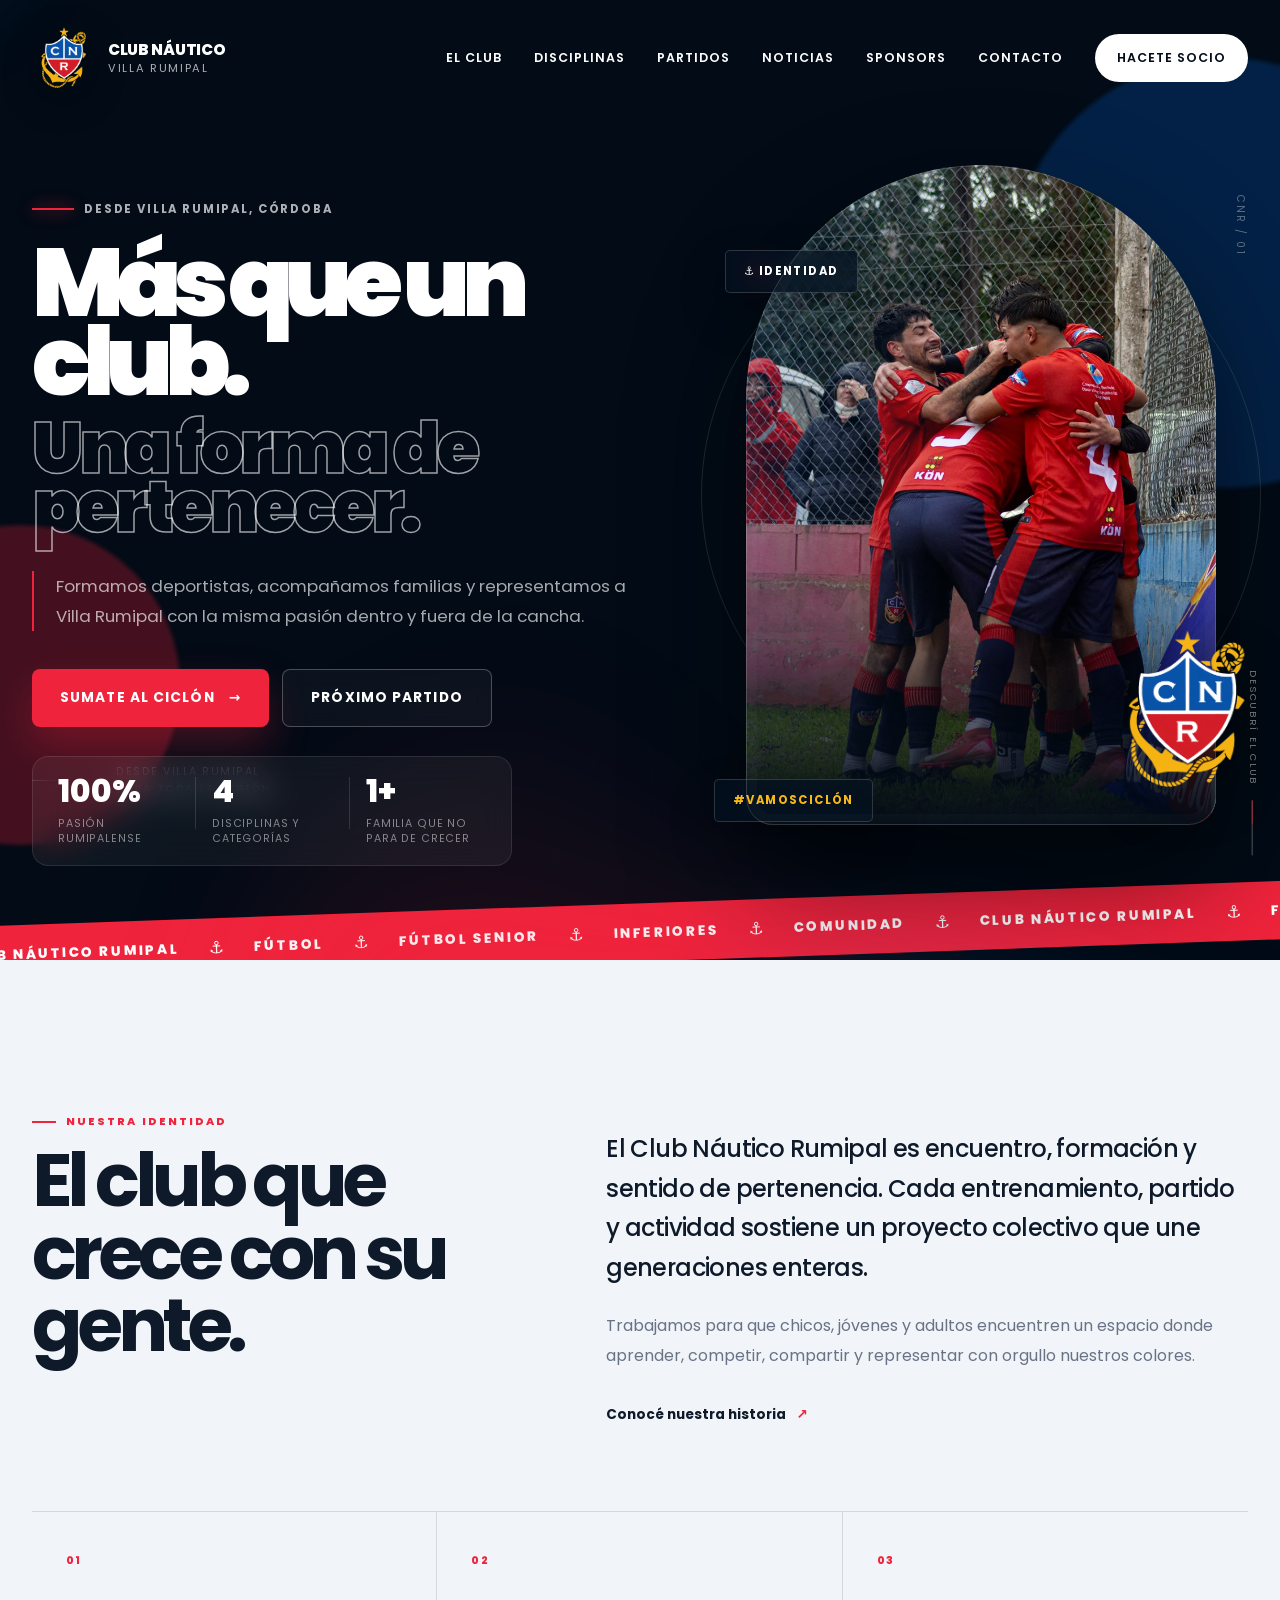
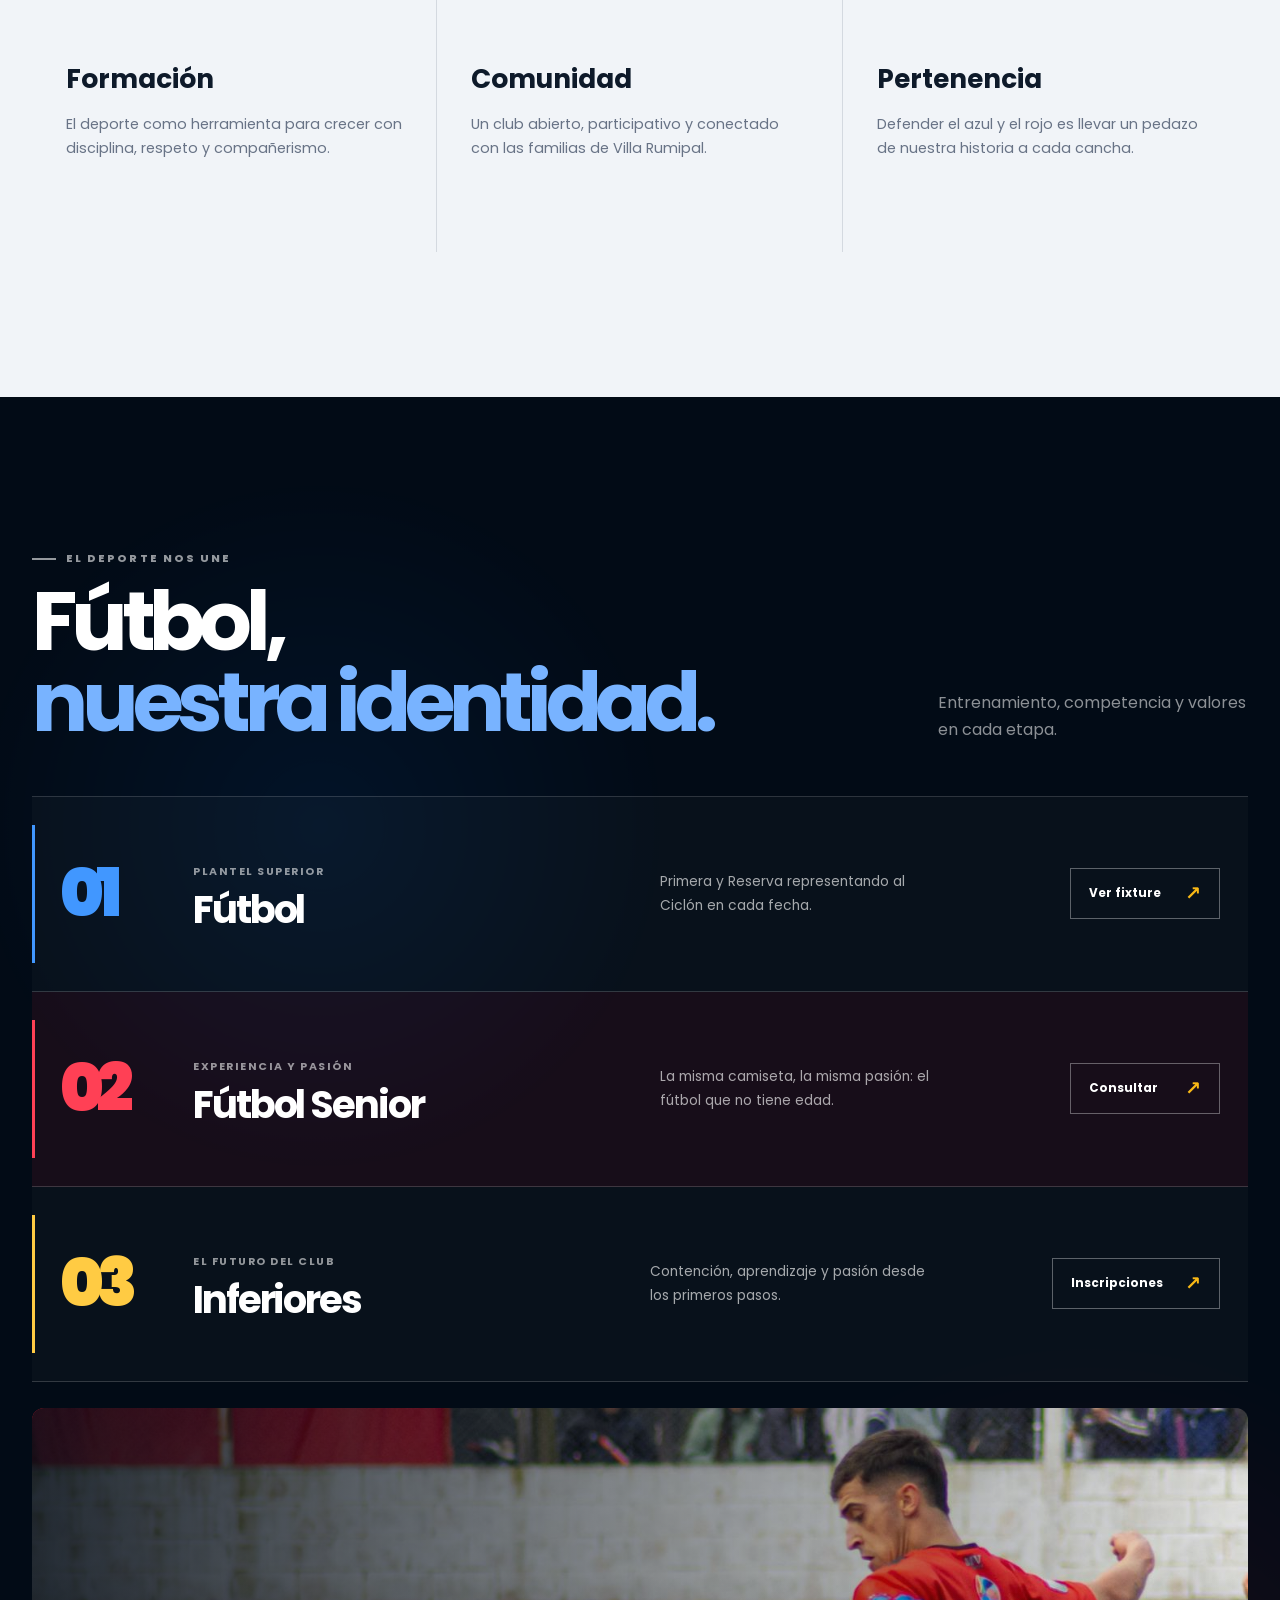
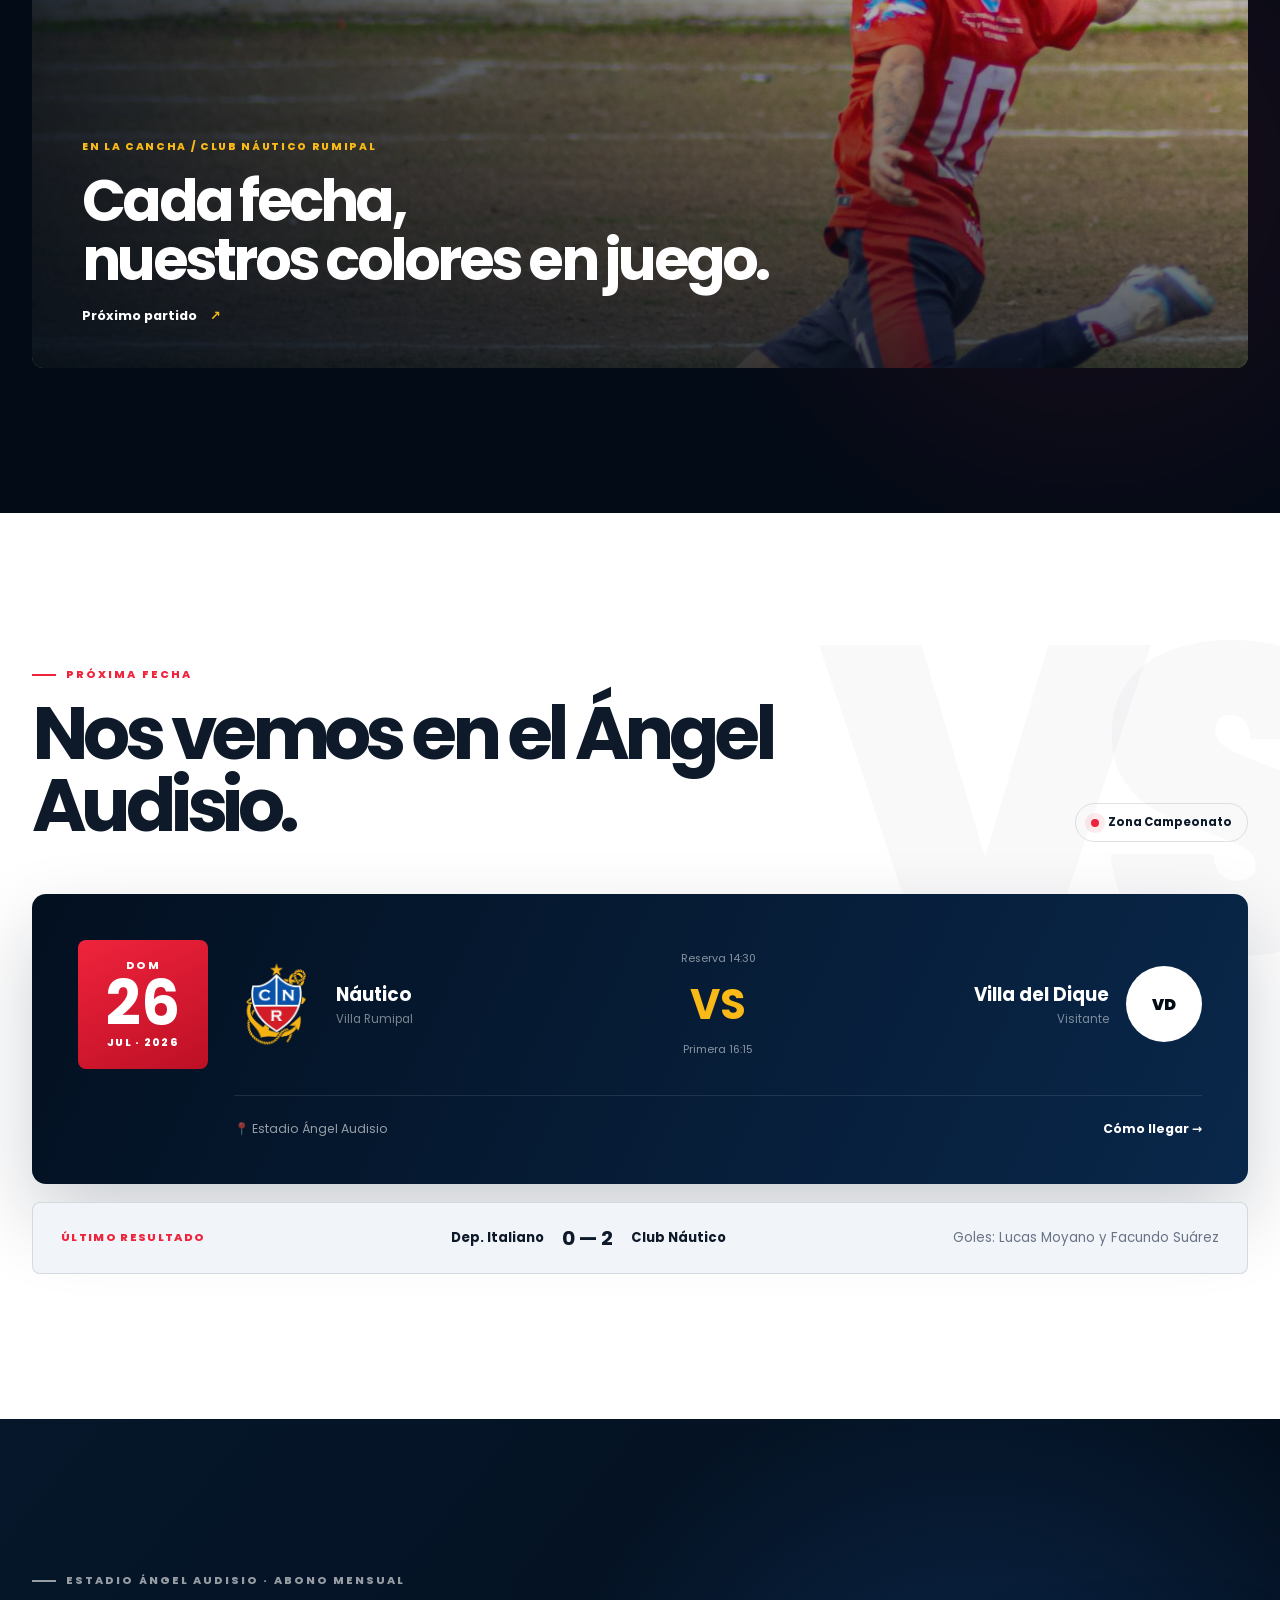
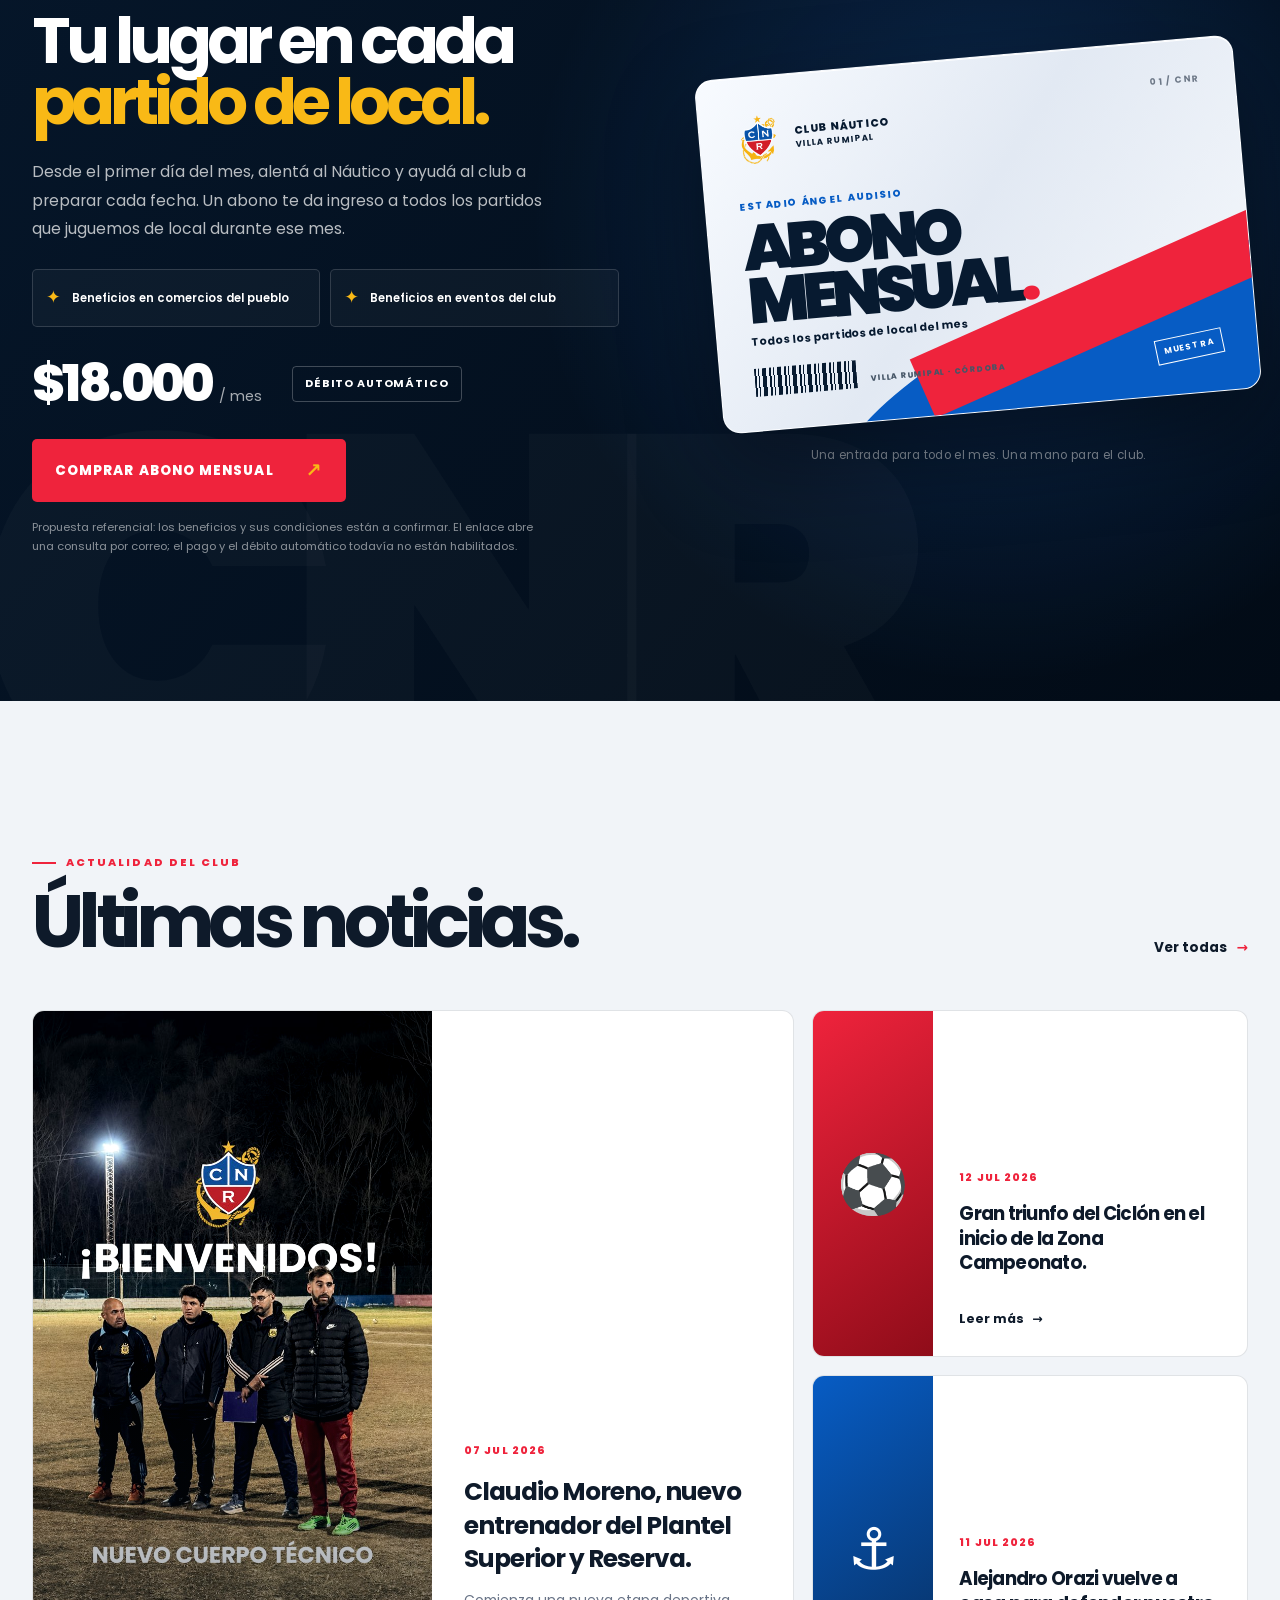
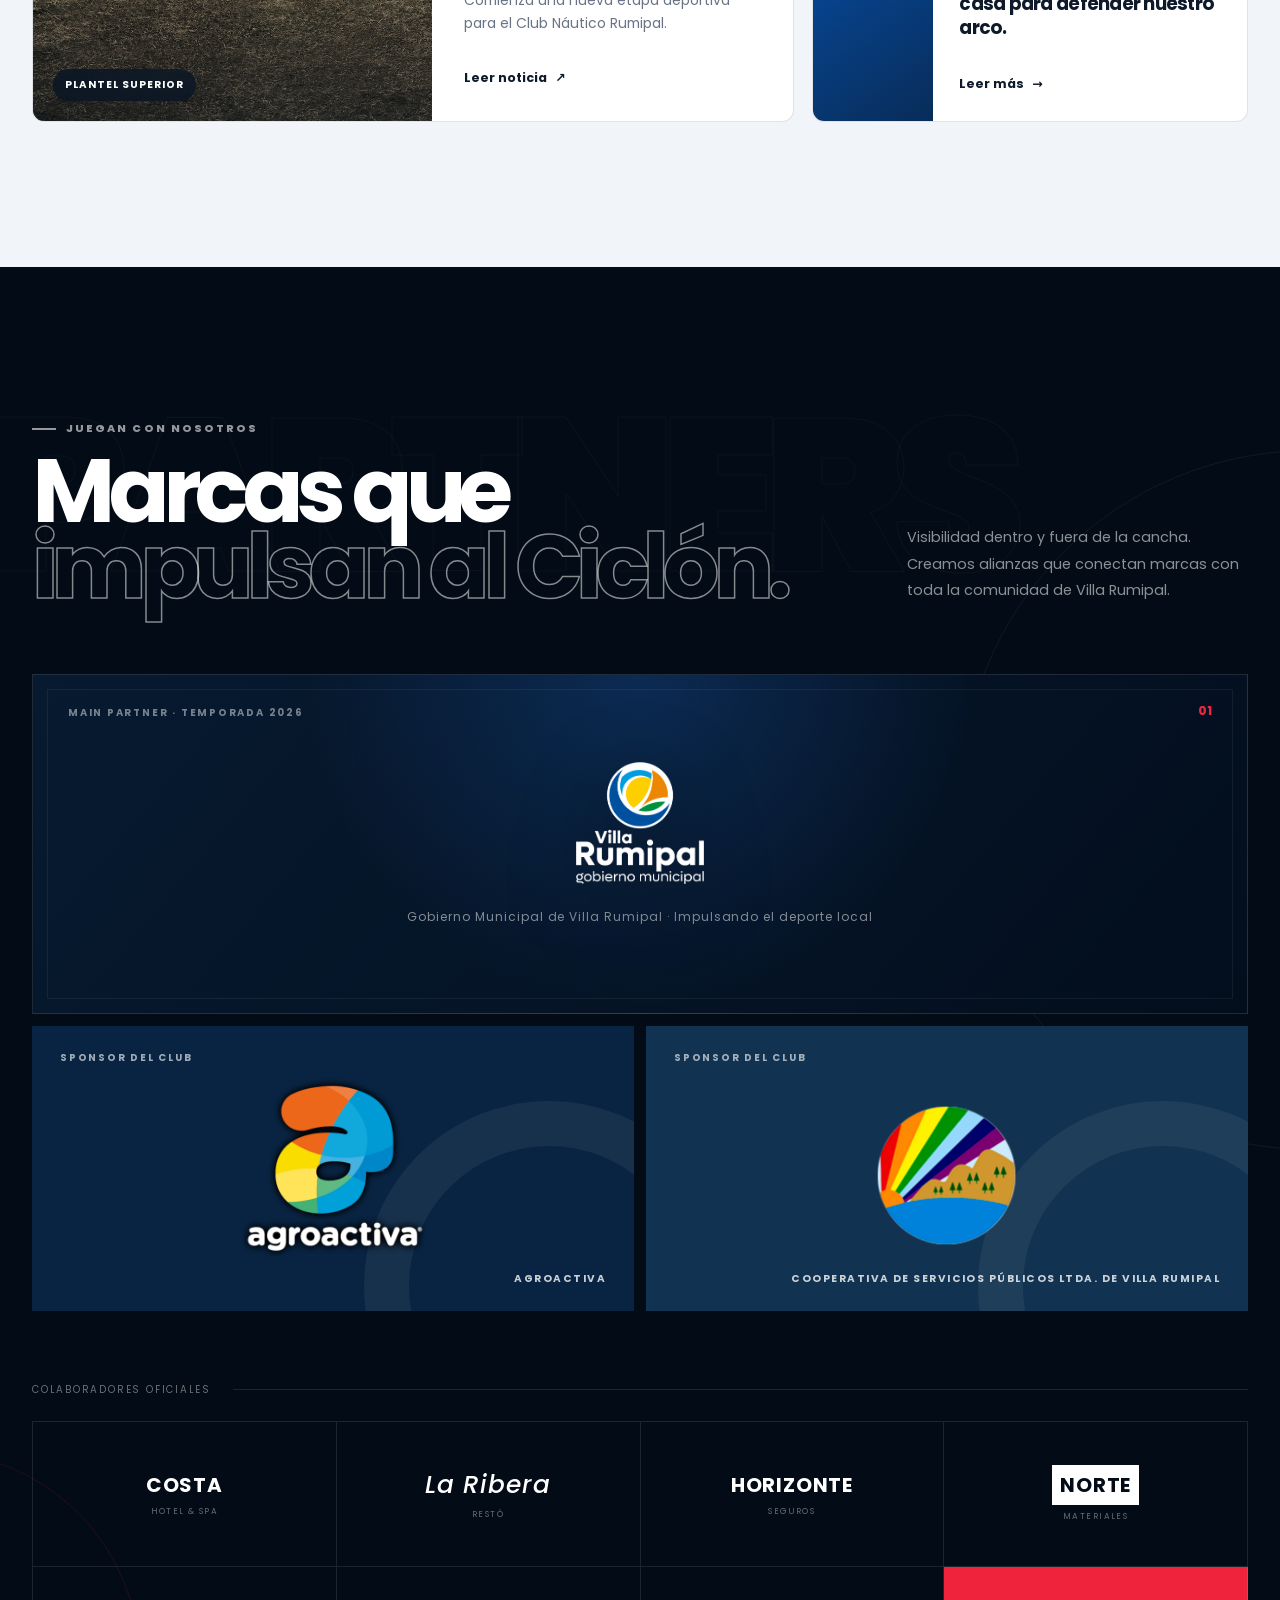
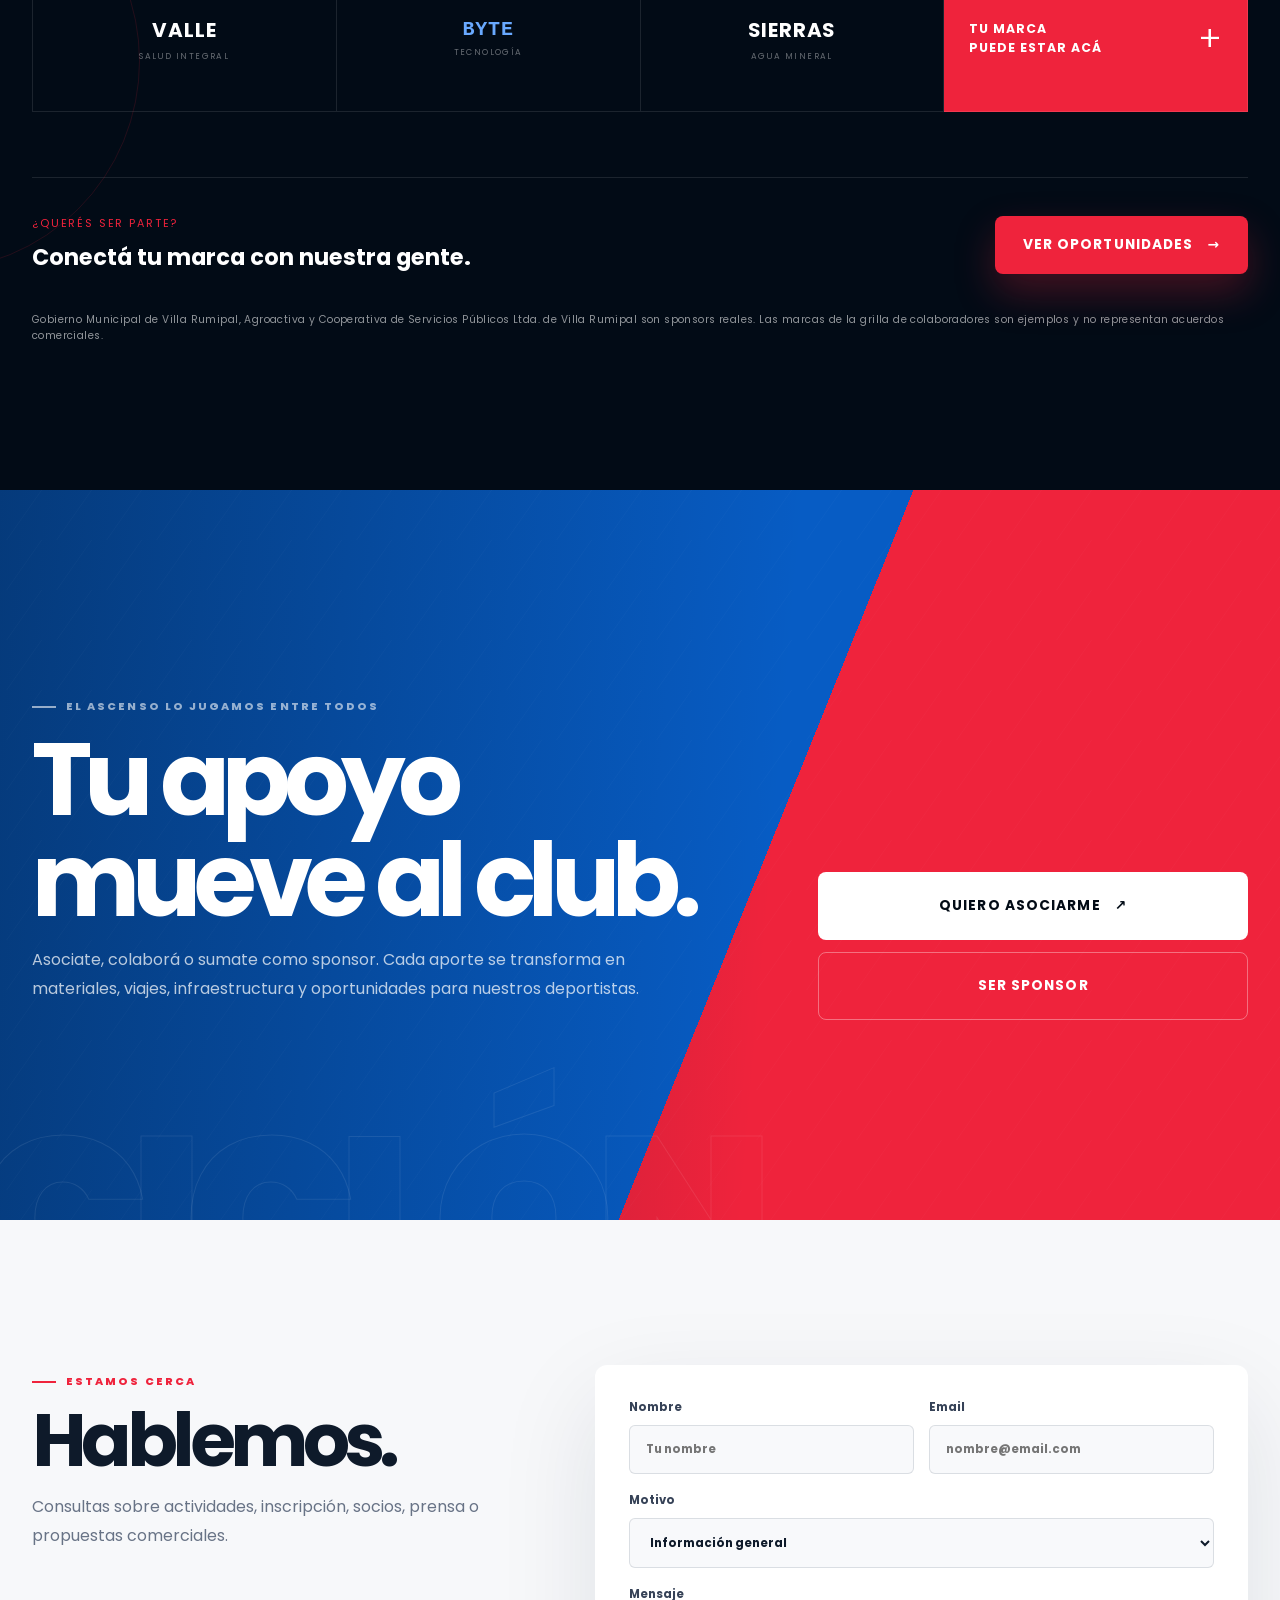
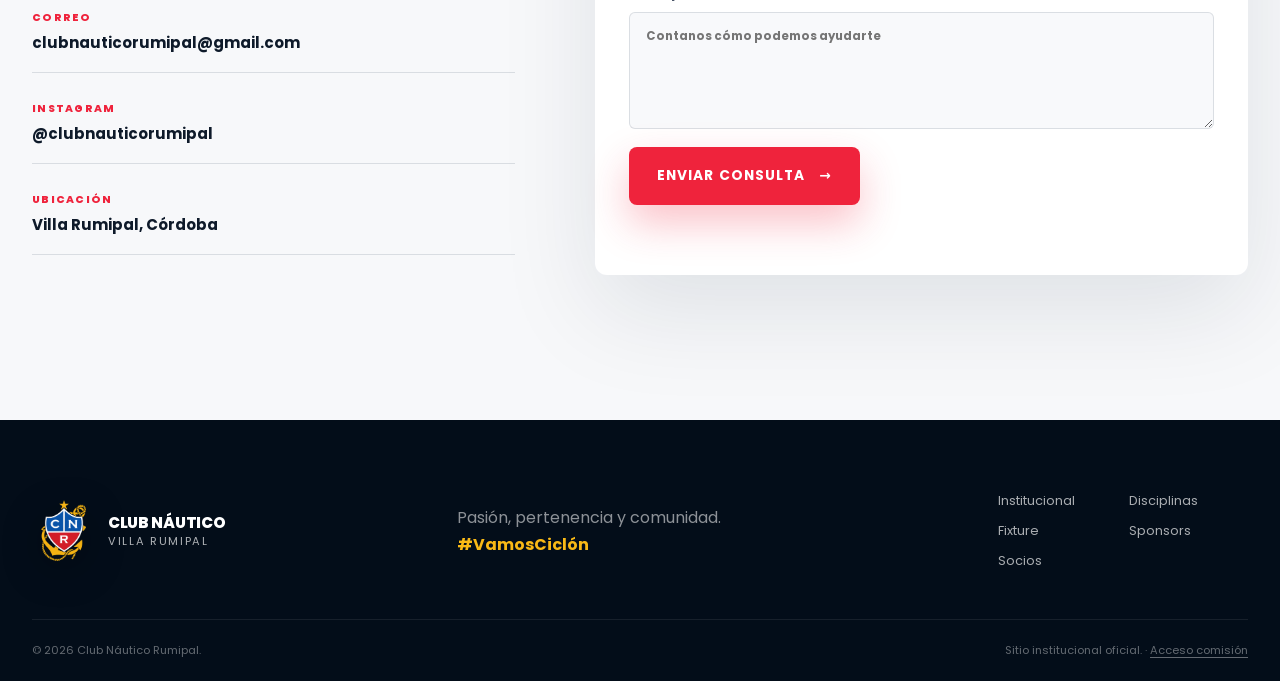
<file: index.html>
<!DOCTYPE html>
<html lang="es">
<head>
  <meta charset="UTF-8" />
  <meta name="viewport" content="width=device-width, initial-scale=1.0" />
  <meta name="description" content="Sitio institucional del Club Náutico Rumipal. Fútbol, fútbol senior, inferiores, socios y comunidad." />
  <meta name="theme-color" content="#07172d" />
  <title>Club Náutico Rumipal | #VamosCiclón</title>

  <link rel="preconnect" href="https://fonts.googleapis.com" />
  <link rel="preconnect" href="https://fonts.gstatic.com" crossorigin />
  <link href="https://fonts.googleapis.com/css2?family=Poppins:wght@400;500;600;700;800;900&display=swap" rel="stylesheet" />
  <link rel="icon" href="assets/logo-nautico.png" />
  <link rel="stylesheet" href="styles.css" />
</head>
<body>
  <div class="ambient-cursor" aria-hidden="true"></div>
  <div class="page-loader" aria-hidden="true">
    <img src="assets/logo-nautico.png" alt="" />
  </div>

  <header class="site-header" id="inicio">
    <div class="header-progress" aria-hidden="true"></div>
    <div class="container nav-wrap">
      <a class="brand" href="#inicio" aria-label="Club Náutico Rumipal, volver al inicio">
        <img src="assets/logo-nautico.png" alt="Escudo del Club Náutico Rumipal" />
        <span>
          <strong>Club Náutico</strong>
          <small>Villa Rumipal</small>
        </span>
      </a>

      <button class="menu-toggle" type="button" aria-label="Abrir menú" aria-expanded="false">
        <span></span><span></span>
      </button>

      <nav class="main-nav" aria-label="Navegación principal">
        <a href="#club">El club</a>
        <a href="#disciplinas">Disciplinas</a>
        <a href="#partidos">Partidos</a>
        <a href="noticias.html">Noticias</a>
        <a href="marcas.html">Sponsors</a>
        <a href="#contacto">Contacto</a>
        <a class="nav-cta" href="#socios">Hacete socio</a>
      </nav>
    </div>
  </header>

  <main>
    <section class="hero" aria-labelledby="hero-title">
      <div class="hero-grid" aria-hidden="true"></div>
      <div class="hero-glow hero-glow-blue" aria-hidden="true"></div>
      <div class="hero-glow hero-glow-red" aria-hidden="true"></div>

      <div class="container hero-content">
        <div class="hero-copy reveal">
          <div class="eyebrow"><span></span> Desde Villa Rumipal, Córdoba</div>
          <h1 id="hero-title">
            Más que un club.<br />
            <span>Una forma de pertenecer.</span>
          </h1>
          <p>
            Formamos deportistas, acompañamos familias y representamos a Villa Rumipal
            con la misma pasión dentro y fuera de la cancha.
          </p>
          <div class="hero-actions">
            <a class="button button-primary" href="#socios">Sumate al Ciclón <span>→</span></a>
            <a class="button button-ghost" href="#partidos">Próximo partido</a>
          </div>

          <div class="hero-proof">
            <span class="proof-line"></span>
            <p>Desde Villa Rumipal<br><strong>para toda la región</strong></p>
          </div>

          <div class="hero-metrics" aria-label="Datos destacados del club">
            <article>
              <strong data-counter="100">0</strong><span>%</span>
              <small>pasión rumipalense</small>
            </article>
            <article>
              <strong data-counter="4">0</strong>
              <small>disciplinas y categorías</small>
            </article>
            <article>
              <strong data-counter="1">0</strong><span>+</span>
              <small>familia que no para de crecer</small>
            </article>
          </div>
        </div>

        <div class="hero-visual reveal reveal-delay-1">
          <span class="visual-index">CNR / 01</span>
          <div class="visual-orbit orbit-one"></div>
          <div class="visual-orbit orbit-two"></div>
          <div class="hero-photo">
            <img src="assets/portada-festejo.jpg" alt="Jugadores del Club Náutico Rumipal festejan un gol junto a la hinchada" width="1800" height="1200" />
            <div class="photo-shade"></div>
            <div class="photo-badge">
              <span>Estadio</span>
              <strong>Ángel Audisio</strong>
            </div>
          </div>
          <img class="hero-shield" src="assets/logo-nautico.png" alt="" aria-hidden="true" />
          <div class="floating-tag floating-tag-top">⚓ Identidad</div>
          <div class="floating-tag floating-tag-bottom">#VamosCiclón</div>
        </div>
      </div>

      <a class="scroll-cue" href="#club" aria-label="Descubrir el club">
        <span>Descubrí el club</span><i></i>
      </a>

      <div class="hero-marquee" aria-hidden="true">
        <div class="marquee-track">
          <span>CLUB NÁUTICO RUMIPAL</span><i>⚓</i><span>FÚTBOL</span><i>⚓</i><span>FÚTBOL SENIOR</span><i>⚓</i><span>INFERIORES</span><i>⚓</i><span>COMUNIDAD</span><i>⚓</i>
          <span>CLUB NÁUTICO RUMIPAL</span><i>⚓</i><span>FÚTBOL</span><i>⚓</i><span>FÚTBOL SENIOR</span><i>⚓</i><span>INFERIORES</span><i>⚓</i><span>COMUNIDAD</span><i>⚓</i>
        </div>
      </div>
    </section>

    <section class="section section-light" id="club">
      <div class="container split-layout">
        <div class="section-heading reveal">
          <span class="section-kicker">Nuestra identidad</span>
          <h2>El club que crece con su gente.</h2>
        </div>
        <div class="section-copy reveal reveal-delay-1">
          <p class="lead">
            El Club Náutico Rumipal es encuentro, formación y sentido de pertenencia.
            Cada entrenamiento, partido y actividad sostiene un proyecto colectivo que
            une generaciones enteras.
          </p>
          <p>
            Trabajamos para que chicos, jóvenes y adultos encuentren un espacio donde
            aprender, competir, compartir y representar con orgullo nuestros colores.
          </p>
          <a class="text-link" href="#historia">Conocé nuestra historia <span>↗</span></a>
        </div>
      </div>

      <div class="container value-grid" id="historia">
        <article class="value-card reveal">
          <span class="value-number">01</span>
          <h3>Formación</h3>
          <p>El deporte como herramienta para crecer con disciplina, respeto y compañerismo.</p>
        </article>
        <article class="value-card reveal reveal-delay-1">
          <span class="value-number">02</span>
          <h3>Comunidad</h3>
          <p>Un club abierto, participativo y conectado con las familias de Villa Rumipal.</p>
        </article>
        <article class="value-card reveal reveal-delay-2">
          <span class="value-number">03</span>
          <h3>Pertenencia</h3>
          <p>Defender el azul y el rojo es llevar un pedazo de nuestra historia a cada cancha.</p>
        </article>
      </div>
    </section>

    <section class="section disciplines" id="disciplinas">
      <div class="container">
        <div class="section-head-row reveal">
          <div>
            <span class="section-kicker section-kicker-light">El deporte nos une</span>
            <h2>Fútbol,<br><em>nuestra identidad.</em></h2>
          </div>
          <p>Entrenamiento, competencia y valores en cada etapa.</p>
        </div>

        <div class="discipline-grid">
          <article class="discipline-card reveal">
            <span class="discipline-number" aria-hidden="true">01</span>
            <div class="discipline-content"><span>Plantel superior</span><h3>Fútbol</h3></div>
            <p class="discipline-description">Primera y Reserva representando al Ciclón en cada fecha.</p>
            <a class="discipline-action" href="#partidos">Ver fixture <b aria-hidden="true">↗</b></a>
          </article>
          <article class="discipline-card reveal reveal-delay-1">
            <span class="discipline-number" aria-hidden="true">02</span>
            <div class="discipline-content"><span>Experiencia y pasión</span><h3>Fútbol Senior</h3></div>
            <p class="discipline-description">La misma camiseta, la misma pasión: el fútbol que no tiene edad.</p>
            <a class="discipline-action" href="#contacto">Consultar <b aria-hidden="true">↗</b></a>
          </article>
          <article class="discipline-card reveal reveal-delay-2">
            <span class="discipline-number" aria-hidden="true">03</span>
            <div class="discipline-content"><span>El futuro del club</span><h3>Inferiores</h3></div>
            <p class="discipline-description">Contención, aprendizaje y pasión desde los primeros pasos.</p>
            <a class="discipline-action" href="#contacto">Inscripciones <b aria-hidden="true">↗</b></a>
          </article>
        </div>

        <a class="discipline-editorial reveal" href="#partidos">
          <img src="assets/futbol-primera.jpg" alt="Jugador del Club Náutico Rumipal durante un partido" loading="lazy" />
          <span class="discipline-editorial-copy"><small>En la cancha / Club Náutico Rumipal</small><strong>Cada fecha,<br>nuestros colores en juego.</strong><span>Próximo partido <b aria-hidden="true">↗</b></span></span>
        </a>
      </div>
    </section>

    <section class="section match-section" id="partidos">
      <div class="container">
        <div class="section-head-row dark reveal">
          <div>
            <span class="section-kicker">Próxima fecha</span>
            <h2>Nos vemos en el Ángel Audisio.</h2>
          </div>
          <span class="live-pill"><i></i> Zona Campeonato</span>
        </div>

        <div class="match-card reveal">
          <div class="match-date">
            <span>DOM</span>
            <strong>26</strong>
            <small>JUL · 2026</small>
          </div>

          <div class="team team-home">
            <img src="assets/logo-nautico.png" alt="Club Náutico Rumipal" />
            <div><strong>Náutico</strong><span>Villa Rumipal</span></div>
          </div>

          <div class="match-center">
            <span>Reserva 14:30</span>
            <strong>VS</strong>
            <span>Primera 16:15</span>
          </div>

          <div class="team team-away">
            <div><strong>Villa del Dique</strong><span>Visitante</span></div>
            <div class="away-placeholder" aria-label="Escudo rival no cargado">VD</div>
          </div>

          <div class="match-info">
            <span>📍 Estadio Ángel Audisio</span>
            <a href="#contacto">Cómo llegar →</a>
          </div>
        </div>

        <div class="results-strip reveal">
          <span>Último resultado</span>
          <div><b>Dep. Italiano</b><strong>0 — 2</strong><b>Club Náutico</b></div>
          <small>Goles: Lucas Moyano y Facundo Suárez</small>
        </div>
      </div>
    </section>

    <section class="section season-pass" id="abono-mensual" aria-labelledby="season-pass-title">
      <div class="container season-pass-layout">
        <div class="season-pass-copy reveal">
          <span class="section-kicker section-kicker-light">Estadio Ángel Audisio · Abono mensual</span>
          <h2 id="season-pass-title">Tu lugar en cada <em>partido de local.</em></h2>
          <p>Desde el primer día del mes, alentá al Náutico y ayudá al club a preparar cada fecha. Un abono te da ingreso a todos los partidos que juguemos de local durante ese mes.</p>
          <ul class="season-pass-benefits" aria-label="Beneficios del abono">
            <li>Beneficios en comercios del pueblo</li>
            <li>Beneficios en eventos del club</li>
          </ul>
          <div class="season-pass-offer">
            <div class="season-pass-price"><span>$18.000</span><small>/ mes</small></div>
            <span class="season-pass-payment">Débito automático</span>
          </div>
          <a class="button season-pass-button" href="mailto:clubnauticorumipal@gmail.com?subject=Consulta%20por%20abono%20mensual">Comprar abono mensual <span aria-hidden="true">↗</span></a>
          <p class="season-pass-note">Propuesta referencial: los beneficios y sus condiciones están a confirmar. El enlace abre una consulta por correo; el pago y el débito automático todavía no están habilitados.</p>
        </div>

        <div class="season-pass-visual reveal reveal-delay-1">
          <div class="season-pass-card" role="img" aria-label="Carnet ilustrativo de abono mensual del Club Náutico Rumipal. Muestra sin validez para ingresar al estadio.">
            <div class="season-pass-card-top">
              <img src="assets/logo-nautico.png" alt="" aria-hidden="true" />
              <span>CLUB NÁUTICO<br /><b>VILLA RUMIPAL</b></span>
              <strong>01 / CNR</strong>
            </div>
            <div class="season-pass-card-main">
              <small>ESTADIO ÁNGEL AUDISIO</small>
              <strong>ABONO<br />MENSUAL<span>.</span></strong>
              <span>Todos los partidos de local del mes</span>
            </div>
            <div class="season-pass-card-bottom">
              <div class="season-pass-bars" aria-hidden="true"></div>
              <span>VILLA RUMIPAL · CÓRDOBA</span>
              <b>MUESTRA</b>
            </div>
          </div>
          <span class="season-pass-visual-caption">Una entrada para todo el mes. Una mano para el club.</span>
        </div>
      </div>
    </section>

    <section class="section section-light" id="noticias">
      <div class="container">
        <div class="section-head-row reveal">
          <div>
            <span class="section-kicker">Actualidad del club</span>
            <h2>Últimas noticias.</h2>
          </div>
          <a class="text-link" href="noticias.html">Ver todas <span>→</span></a>
        </div>

        <div class="news-grid">
          <article class="news-card news-main reveal">
            <div class="news-image">
              <img src="assets/cuerpo-tecnico.jpg" alt="Presentación del nuevo cuerpo técnico" loading="lazy" />
              <span>Plantel superior</span>
            </div>
            <div class="news-content">
              <small>07 JUL 2026</small>
              <h3>Claudio Moreno, nuevo entrenador del Plantel Superior y Reserva.</h3>
              <p>Comienza una nueva etapa deportiva para el Club Náutico Rumipal.</p>
              <a href="noticias.html#nuevo-dt">Leer noticia <span>↗</span></a>
            </div>
          </article>

          <article class="news-card news-small reveal reveal-delay-1">
            <div class="news-icon news-icon-red">⚽</div>
            <div class="news-content">
              <small>12 JUL 2026</small>
              <h3>Gran triunfo del Ciclón en el inicio de la Zona Campeonato.</h3>
              <a href="noticias.html#triunfo">Leer más <span>→</span></a>
            </div>
          </article>

          <article class="news-card news-small reveal reveal-delay-2">
            <div class="news-icon news-icon-blue">⚓</div>
            <div class="news-content">
              <small>11 JUL 2026</small>
              <h3>Alejandro Orazi vuelve a casa para defender nuestro arco.</h3>
              <a href="noticias.html#regreso">Leer más <span>→</span></a>
            </div>
          </article>
        </div>
      </div>
    </section>

    <section class="section sponsors-section" id="sponsors">
      <div class="sponsor-orbit sponsor-orbit-one" aria-hidden="true"></div>
      <div class="sponsor-orbit sponsor-orbit-two" aria-hidden="true"></div>
      <div class="container">
        <div class="sponsors-heading reveal">
          <div>
            <span class="section-kicker section-kicker-light">Juegan con nosotros</span>
            <h2>Marcas que<br><em>impulsan al Ciclón.</em></h2>
          </div>
          <p>Visibilidad dentro y fuera de la cancha. Creamos alianzas que conectan marcas con toda la comunidad de Villa Rumipal.</p>
        </div>

        <div class="sponsor-main reveal">
          <div class="sponsor-level">Main partner · Temporada 2026</div>
          <div class="main-partner-logo"><img src="assets/sponsor-rumipal.png" alt="Gobierno Municipal de Villa Rumipal" width="140" height="133"></div>
          <p>Gobierno Municipal de Villa Rumipal · Impulsando el deporte local</p>
          <span class="sponsor-number">01</span>
        </div>

        <div class="sponsor-secondary-grid">
          <article class="sponsor-secondary sponsor-real sponsor-agroactiva reveal">
            <span class="sponsor-level">Sponsor del club</span>
            <div class="sponsor-real-logo"><img src="assets/agro1.png" alt="Agroactiva" width="800" height="800" loading="lazy" decoding="async"></div>
            <small>Agroactiva</small>
          </article>
          <article class="sponsor-secondary sponsor-real sponsor-cooperativa reveal reveal-delay-1">
            <span class="sponsor-level">Sponsor del club</span>
            <div class="sponsor-real-logo"><img src="assets/cope1.png" alt="Cooperativa de Electricidad, Obras y Servicios Públicos Ltda. de Villa Rumipal" width="800" height="800" loading="lazy" decoding="async"></div>
            <small>Cooperativa de Servicios Públicos Ltda. de Villa Rumipal</small>
          </article>
        </div>

        <div class="sponsor-supporters reveal">
          <div class="supporters-title"><span>Colaboradores oficiales</span><i></i></div>
          <div class="supporters-grid">
            <div class="supporter-logo"><strong>COSTA</strong><span>Hotel &amp; Spa</span></div>
            <div class="supporter-logo supporter-script"><strong>La Ribera</strong><span>Restó</span></div>
            <div class="supporter-logo"><strong>HORIZONTE</strong><span>Seguros</span></div>
            <div class="supporter-logo supporter-block"><strong>NORTE</strong><span>Materiales</span></div>
            <div class="supporter-logo"><strong>VALLE</strong><span>Salud integral</span></div>
            <div class="supporter-logo supporter-tech"><strong>BYTE</strong><span>Tecnología</span></div>
            <div class="supporter-logo"><strong>SIERRAS</strong><span>Agua mineral</span></div>
            <a class="supporter-open" href="#contacto"><span>Tu marca<br>puede estar acá</span><b>+</b></a>
          </div>
        </div>

        <div class="sponsor-cta reveal">
          <div><span>¿Querés ser parte?</span><strong>Conectá tu marca con nuestra gente.</strong></div>
          <a class="button button-primary" href="#contacto">Ver oportunidades <span>→</span></a>
        </div>
        <p class="sponsor-demo-note">Gobierno Municipal de Villa Rumipal, Agroactiva y Cooperativa de Servicios Públicos Ltda. de Villa Rumipal son sponsors reales. Las marcas de la grilla de colaboradores son ejemplos y no representan acuerdos comerciales.</p>
      </div>
    </section>

    <section class="membership" id="socios">
      <div class="membership-noise" aria-hidden="true"></div>
      <div class="container membership-inner reveal">
        <div>
          <span class="section-kicker section-kicker-light">El ascenso lo jugamos entre todos</span>
          <h2>Tu apoyo mueve al club.</h2>
          <p>
            Asociate, colaborá o sumate como sponsor. Cada aporte se transforma en
            materiales, viajes, infraestructura y oportunidades para nuestros deportistas.
          </p>
        </div>
        <div class="membership-actions">
          <a class="button button-white" href="https://wa.me/5490000000000" target="_blank" rel="noopener">Quiero asociarme <span>↗</span></a>
          <a class="button button-outline-white" href="#contacto">Ser sponsor</a>
        </div>
      </div>
      <div class="membership-word" aria-hidden="true">CICLÓN</div>
    </section>

    <section class="section contact-section" id="contacto">
      <div class="container contact-grid">
        <div class="contact-copy reveal">
          <span class="section-kicker">Estamos cerca</span>
          <h2>Hablemos.</h2>
          <p>Consultas sobre actividades, inscripción, socios, prensa o propuestas comerciales.</p>

          <div class="contact-list">
            <a href="mailto:clubnauticorumipal@gmail.com"><span>Correo</span><strong>clubnauticorumipal@gmail.com</strong></a>
            <a href="https://instagram.com" target="_blank" rel="noopener"><span>Instagram</span><strong>@clubnauticorumipal</strong></a>
            <div><span>Ubicación</span><strong>Villa Rumipal, Córdoba</strong></div>
          </div>
        </div>

        <form class="contact-form reveal reveal-delay-1" id="contactForm">
          <div class="form-row">
            <label>
              Nombre
              <input type="text" name="nombre" placeholder="Tu nombre" required />
            </label>
            <label>
              Email
              <input type="email" name="email" placeholder="nombre@email.com" required />
            </label>
          </div>
          <label>
            Motivo
            <select name="motivo">
              <option>Información general</option>
              <option>Inscripciones deportivas</option>
              <option>Socios</option>
              <option>Sponsors</option>
              <option>Prensa</option>
            </select>
          </label>
          <label>
            Mensaje
            <textarea name="mensaje" rows="5" placeholder="Contanos cómo podemos ayudarte" required></textarea>
          </label>
          <button class="button button-primary" type="submit">Enviar consulta <span>→</span></button>
          <p class="form-status" role="status" aria-live="polite"></p>
        </form>
      </div>
    </section>
  </main>

  <footer class="site-footer">
    <div class="container footer-top">
      <a class="brand footer-brand" href="#inicio">
        <img src="assets/logo-nautico.png" alt="Escudo del Club Náutico Rumipal" />
        <span><strong>Club Náutico</strong><small>Villa Rumipal</small></span>
      </a>
      <p>Pasión, pertenencia y comunidad.<br /><b>#VamosCiclón</b></p>
      <div class="footer-links">
        <a href="#club">Institucional</a>
        <a href="#disciplinas">Disciplinas</a>
        <a href="#partidos">Fixture</a>
        <a href="marcas.html">Sponsors</a>
        <a href="#socios">Socios</a>
      </div>
    </div>
    <div class="container footer-bottom">
      <span>© <span id="year"></span> Club Náutico Rumipal.</span>
      <span>Sitio institucional oficial. · <a class="footer-admin" href="comision/">Acceso comisión</a></span>
    </div>
  </footer>

  <button class="back-to-top" aria-label="Volver arriba">↑</button>
  <script src="script.js"></script>
</body>
</html>
</file>
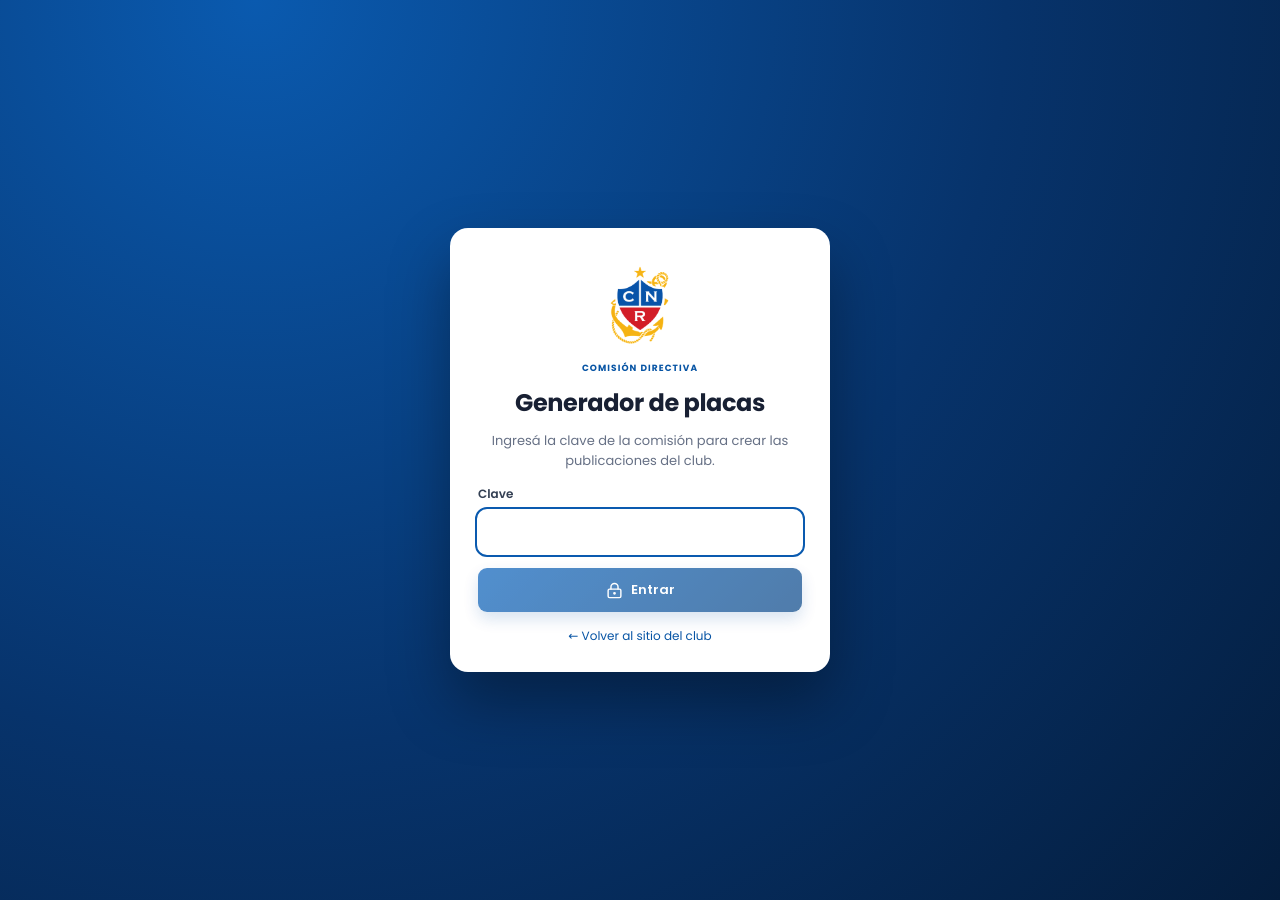
<file: comision/index.html>
<!doctype html>
<html lang="es">
  <head>
    <meta charset="UTF-8" />
    <meta name="viewport" content="width=device-width, initial-scale=1.0" />
    <meta name="robots" content="noindex, nofollow" />
    <meta http-equiv="Content-Security-Policy" content="default-src 'self'; img-src 'self' data: blob:; style-src 'self' 'unsafe-inline'; font-src 'self' data:; script-src 'self';" />
    <link rel="icon" type="image/png" href="./favicon.png" />
    <title>Placas · Club Náutico Rumipal</title>
    <script type="module" crossorigin src="./app/index-Co-BnuRu.js"></script>
    <link rel="stylesheet" crossorigin href="./app/index-BW6iPE9u.css">
  </head>
  <body>
    <div id="root"></div>
  </body>
</html>
</file>
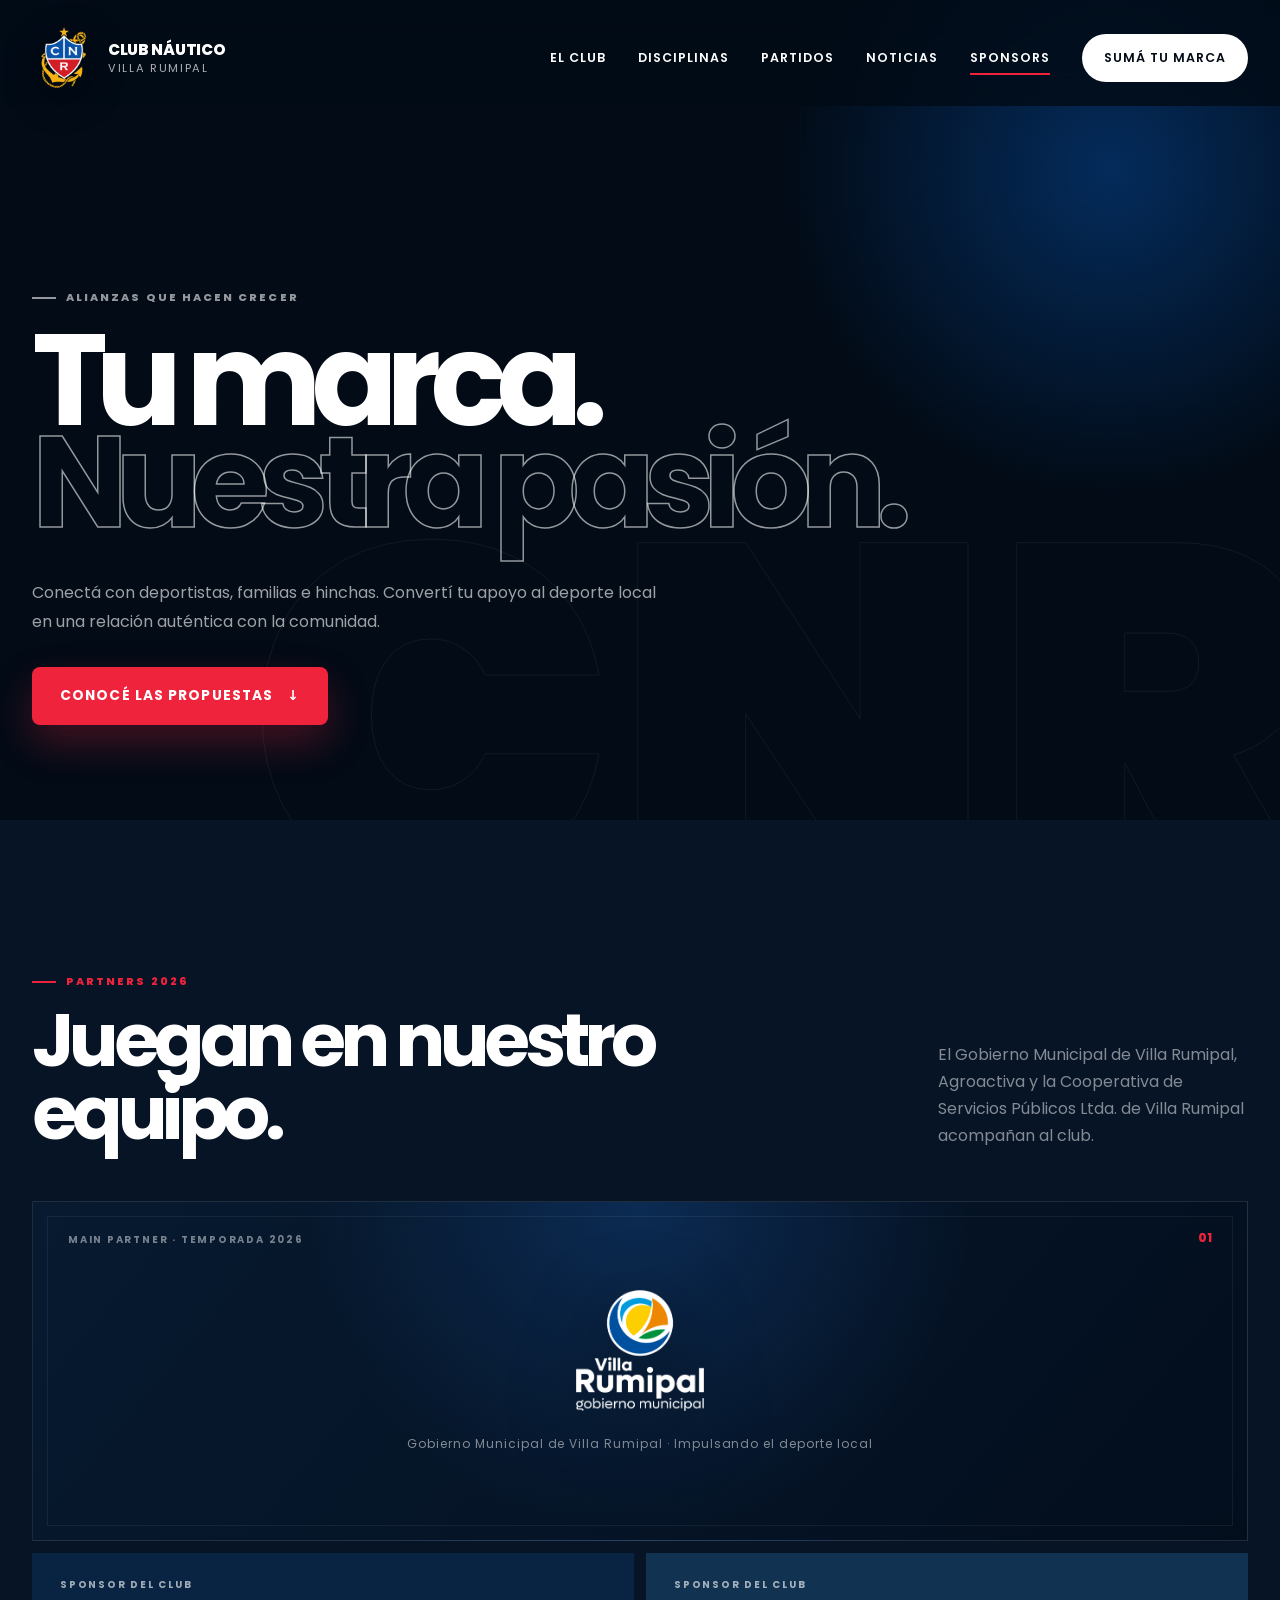
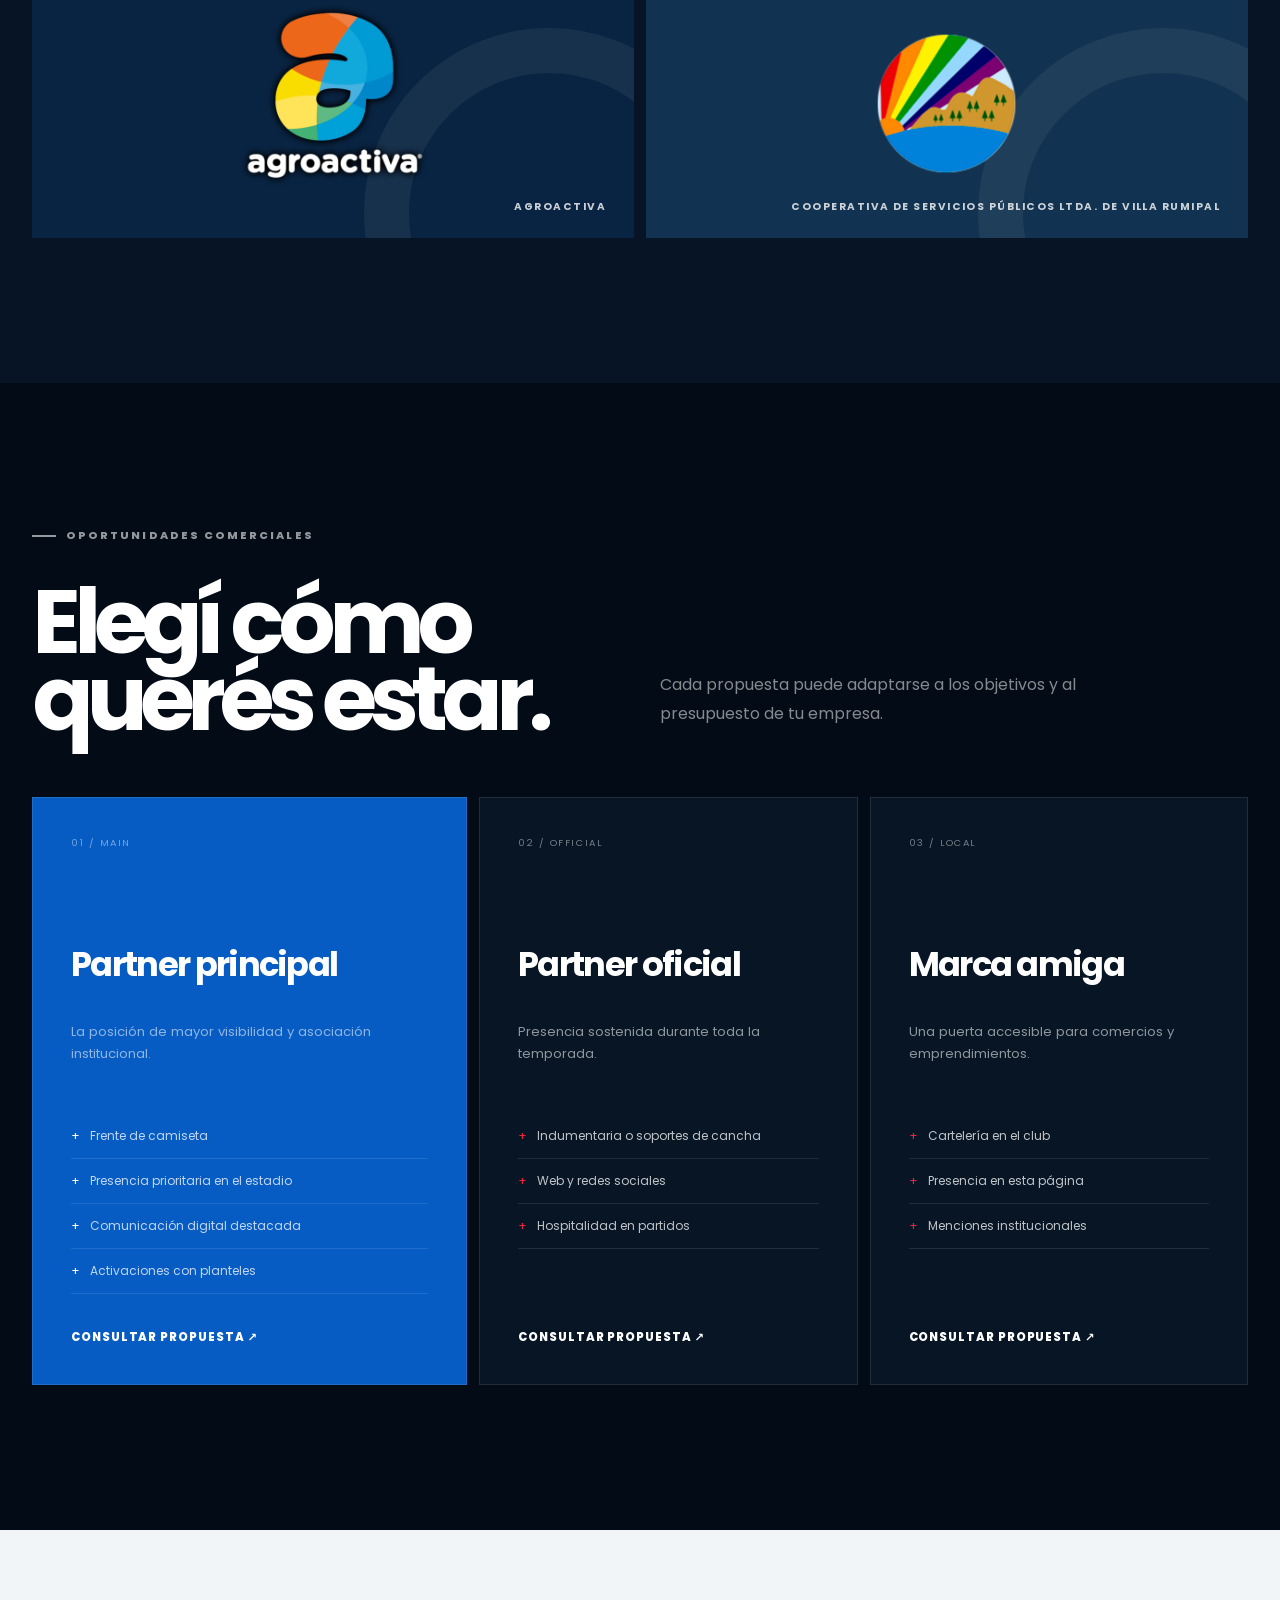
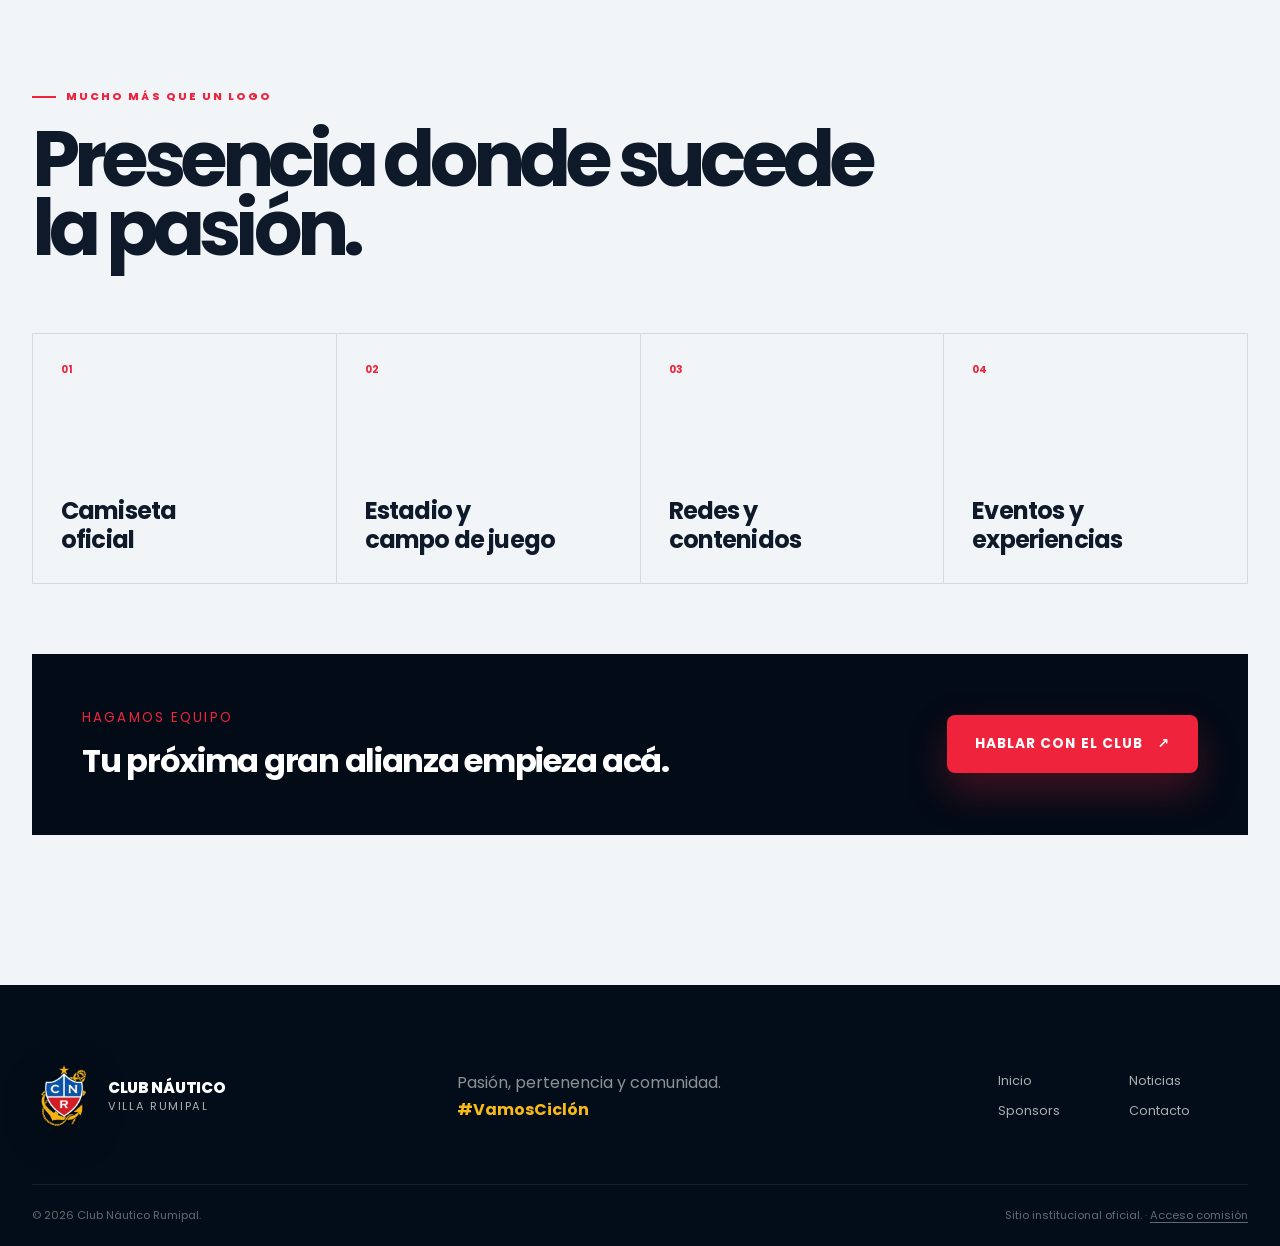
<file: marcas.html>
<!DOCTYPE html>
<html lang="es">
<head>
  <meta charset="UTF-8"><meta name="viewport" content="width=device-width, initial-scale=1.0">
  <meta name="description" content="Sponsors, aliados y oportunidades comerciales del Club Náutico Rumipal."><meta name="theme-color" content="#020b16">
  <title>Sponsors y marcas | Club Náutico Rumipal</title>
  <link rel="preconnect" href="https://fonts.googleapis.com"><link rel="preconnect" href="https://fonts.gstatic.com" crossorigin><link href="https://fonts.googleapis.com/css2?family=Poppins:wght@400;500;600;700;800;900&display=swap" rel="stylesheet">
  <link rel="icon" href="assets/logo-nautico.png"><link rel="stylesheet" href="styles.css">
</head>
<body class="inner-page brands-page">
  <div class="page-loader" aria-hidden="true"><img src="assets/logo-nautico.png" alt=""></div><div class="ambient-cursor" aria-hidden="true"></div>
  <header class="site-header inner-header"><div class="header-progress" aria-hidden="true"></div><div class="container nav-wrap"><a class="brand" href="index.html"><img src="assets/logo-nautico.png" alt="Escudo Club Náutico Rumipal"><span><strong>Club Náutico</strong><small>Villa Rumipal</small></span></a><button class="menu-toggle" type="button" aria-label="Abrir menú" aria-expanded="false"><span></span><span></span></button><nav class="main-nav"><a href="index.html#club">El club</a><a href="index.html#disciplinas">Disciplinas</a><a href="index.html#partidos">Partidos</a><a href="noticias.html">Noticias</a><a class="nav-active" href="marcas.html">Sponsors</a><a class="nav-cta" href="#oportunidades">Sumá tu marca</a></nav></div></header>
  <main>
    <section class="inner-hero brands-page-hero"><div class="inner-hero-grid" aria-hidden="true"></div><div class="container inner-hero-content reveal"><span class="section-kicker section-kicker-light">Alianzas que hacen crecer</span><h1>Tu marca.<br><em>Nuestra pasión.</em></h1><p>Conectá con deportistas, familias e hinchas. Convertí tu apoyo al deporte local en una relación auténtica con la comunidad.</p><a class="button button-primary" href="#oportunidades">Conocé las propuestas <span>↓</span></a></div></section>

    <section class="section partner-showcase">
      <div class="container">
        <div class="section-head-row reveal"><div><span class="section-kicker">Partners 2026</span><h2>Juegan en nuestro equipo.</h2></div><p>El Gobierno Municipal de Villa Rumipal, Agroactiva y la Cooperativa de Servicios Públicos Ltda. de Villa Rumipal acompañan al club.</p></div>
        <div class="sponsor-main reveal"><div class="sponsor-level">Main partner · Temporada 2026</div><div class="main-partner-logo"><img src="assets/sponsor-rumipal.png" alt="Gobierno Municipal de Villa Rumipal" width="140" height="133"></div><p>Gobierno Municipal de Villa Rumipal · Impulsando el deporte local</p><span class="sponsor-number">01</span></div>
        <div class="sponsor-secondary-grid">
          <article class="sponsor-secondary sponsor-real sponsor-agroactiva reveal"><span class="sponsor-level">Sponsor del club</span><div class="sponsor-real-logo"><img src="assets/agro1.png" alt="Agroactiva" width="800" height="800" loading="lazy" decoding="async"></div><small>Agroactiva</small></article>
          <article class="sponsor-secondary sponsor-real sponsor-cooperativa reveal reveal-delay-1"><span class="sponsor-level">Sponsor del club</span><div class="sponsor-real-logo"><img src="assets/cope1.png" alt="Cooperativa de Electricidad, Obras y Servicios Públicos Ltda. de Villa Rumipal" width="800" height="800" loading="lazy" decoding="async"></div><small>Cooperativa de Servicios Públicos Ltda. de Villa Rumipal</small></article>
        </div>
      </div>
    </section>

    <section class="section commercial-packages" id="oportunidades"><div class="container"><div class="packages-heading reveal"><span class="section-kicker section-kicker-light">Oportunidades comerciales</span><h2>Elegí cómo<br>querés estar.</h2><p>Cada propuesta puede adaptarse a los objetivos y al presupuesto de tu empresa.</p></div><div class="packages-grid"><article class="package-card package-featured reveal"><span class="package-index">01 / MAIN</span><h3>Partner principal</h3><p>La posición de mayor visibilidad y asociación institucional.</p><ul><li>Frente de camiseta</li><li>Presencia prioritaria en el estadio</li><li>Comunicación digital destacada</li><li>Activaciones con planteles</li></ul><a href="mailto:clubnauticorumipal@gmail.com?subject=Consulta%20Main%20Partner">Consultar propuesta ↗</a></article><article class="package-card reveal reveal-delay-1"><span class="package-index">02 / OFFICIAL</span><h3>Partner oficial</h3><p>Presencia sostenida durante toda la temporada.</p><ul><li>Indumentaria o soportes de cancha</li><li>Web y redes sociales</li><li>Hospitalidad en partidos</li></ul><a href="mailto:clubnauticorumipal@gmail.com?subject=Consulta%20Partner%20Oficial">Consultar propuesta ↗</a></article><article class="package-card reveal reveal-delay-2"><span class="package-index">03 / LOCAL</span><h3>Marca amiga</h3><p>Una puerta accesible para comercios y emprendimientos.</p><ul><li>Cartelería en el club</li><li>Presencia en esta página</li><li>Menciones institucionales</li></ul><a href="mailto:clubnauticorumipal@gmail.com?subject=Consulta%20Marca%20Amiga">Consultar propuesta ↗</a></article></div></div></section>

    <section class="brand-inventory"><div class="container"><div class="inventory-copy reveal"><span class="section-kicker">Mucho más que un logo</span><h2>Presencia donde sucede la pasión.</h2></div><div class="inventory-grid"><div class="inventory-item reveal"><strong>01</strong><span>Camiseta<br>oficial</span></div><div class="inventory-item reveal reveal-delay-1"><strong>02</strong><span>Estadio y<br>campo de juego</span></div><div class="inventory-item reveal reveal-delay-2"><strong>03</strong><span>Redes y<br>contenidos</span></div><div class="inventory-item reveal"><strong>04</strong><span>Eventos y<br>experiencias</span></div></div><div class="commercial-contact reveal"><div><small>Hagamos equipo</small><h3>Tu próxima gran alianza empieza acá.</h3></div><a class="button button-primary" href="index.html#contacto">Hablar con el club <span>↗</span></a></div></div></section>
  </main>
  <footer class="site-footer"><div class="container footer-top"><a class="brand footer-brand" href="index.html"><img src="assets/logo-nautico.png" alt="Escudo"><span><strong>Club Náutico</strong><small>Villa Rumipal</small></span></a><p>Pasión, pertenencia y comunidad.<br><b>#VamosCiclón</b></p><div class="footer-links"><a href="index.html">Inicio</a><a href="noticias.html">Noticias</a><a href="marcas.html">Sponsors</a><a href="index.html#contacto">Contacto</a></div></div><div class="container footer-bottom"><span>© <span class="current-year"></span> Club Náutico Rumipal.</span><span>Sitio institucional oficial. · <a class="footer-admin" href="comision/">Acceso comisión</a></span></div></footer>
  <button class="back-to-top" aria-label="Volver arriba">↑</button><script src="script.js"></script>
</body>
</html>
</file>
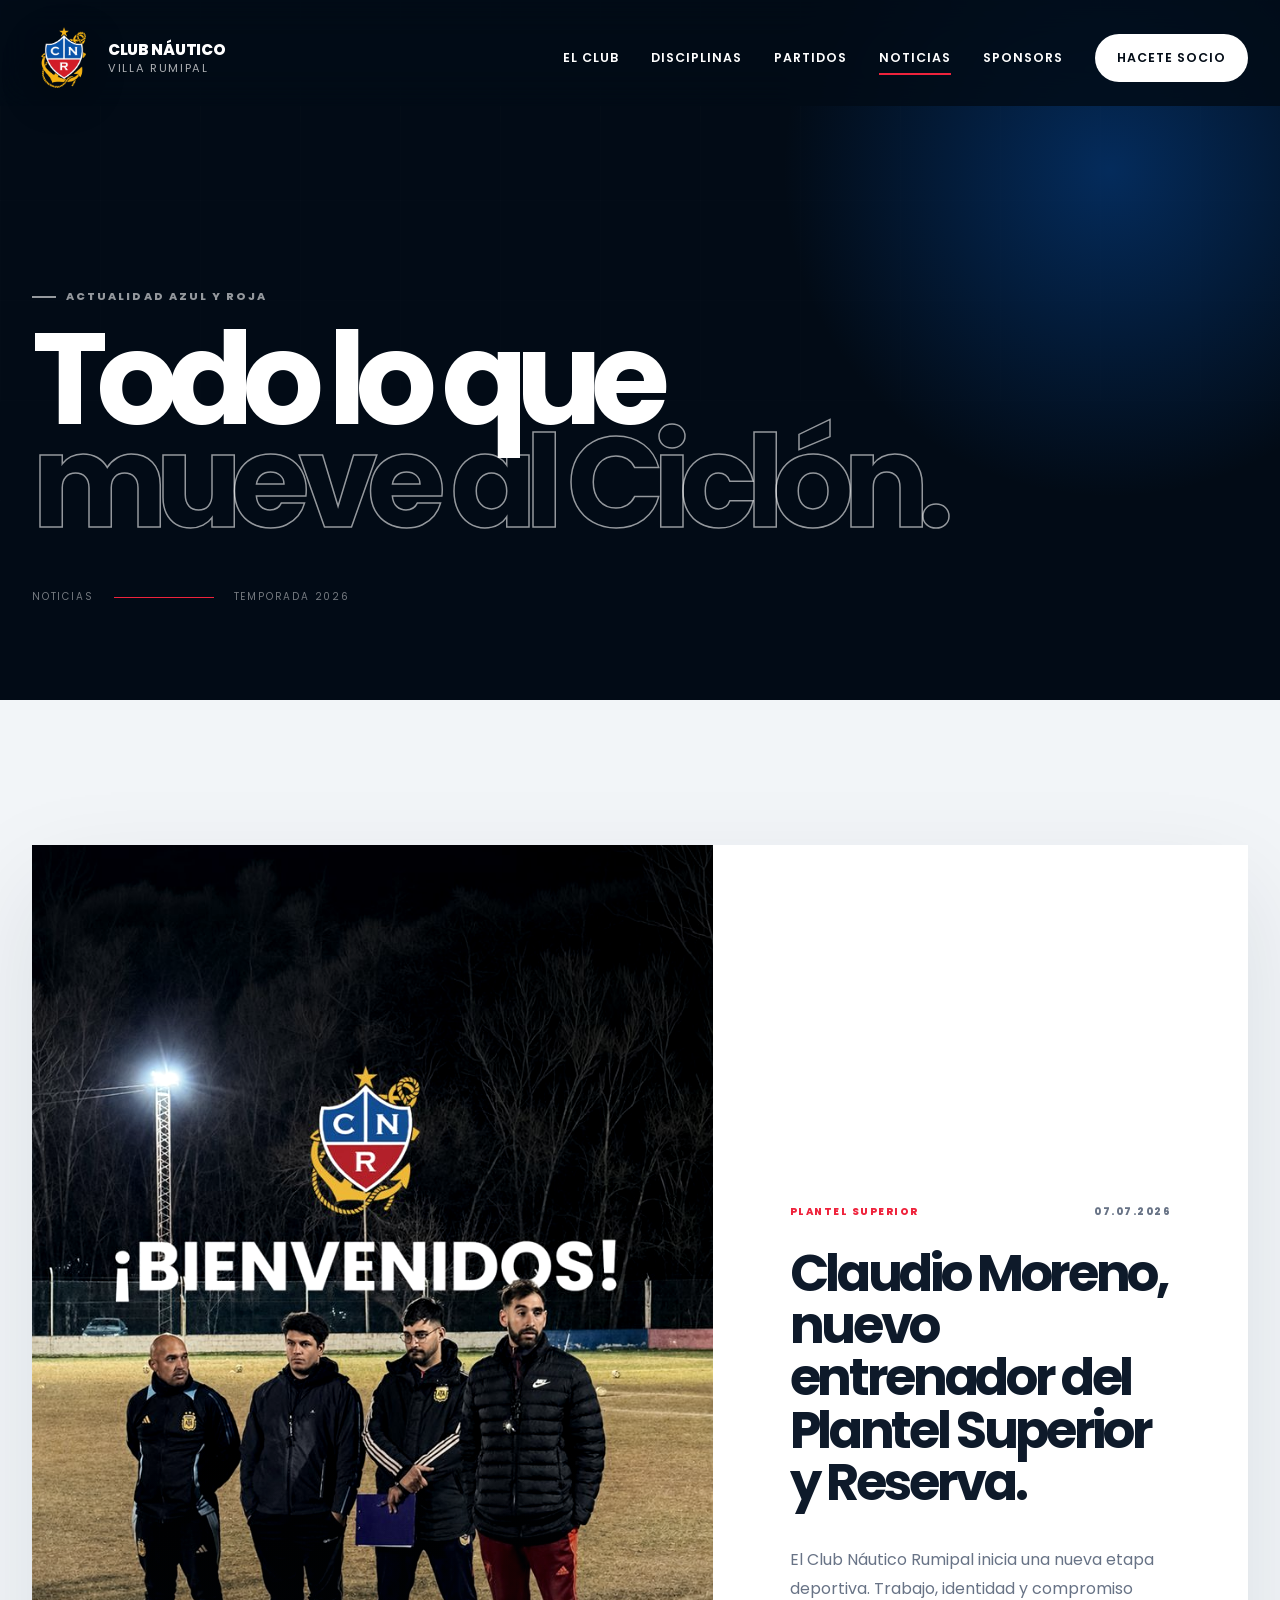
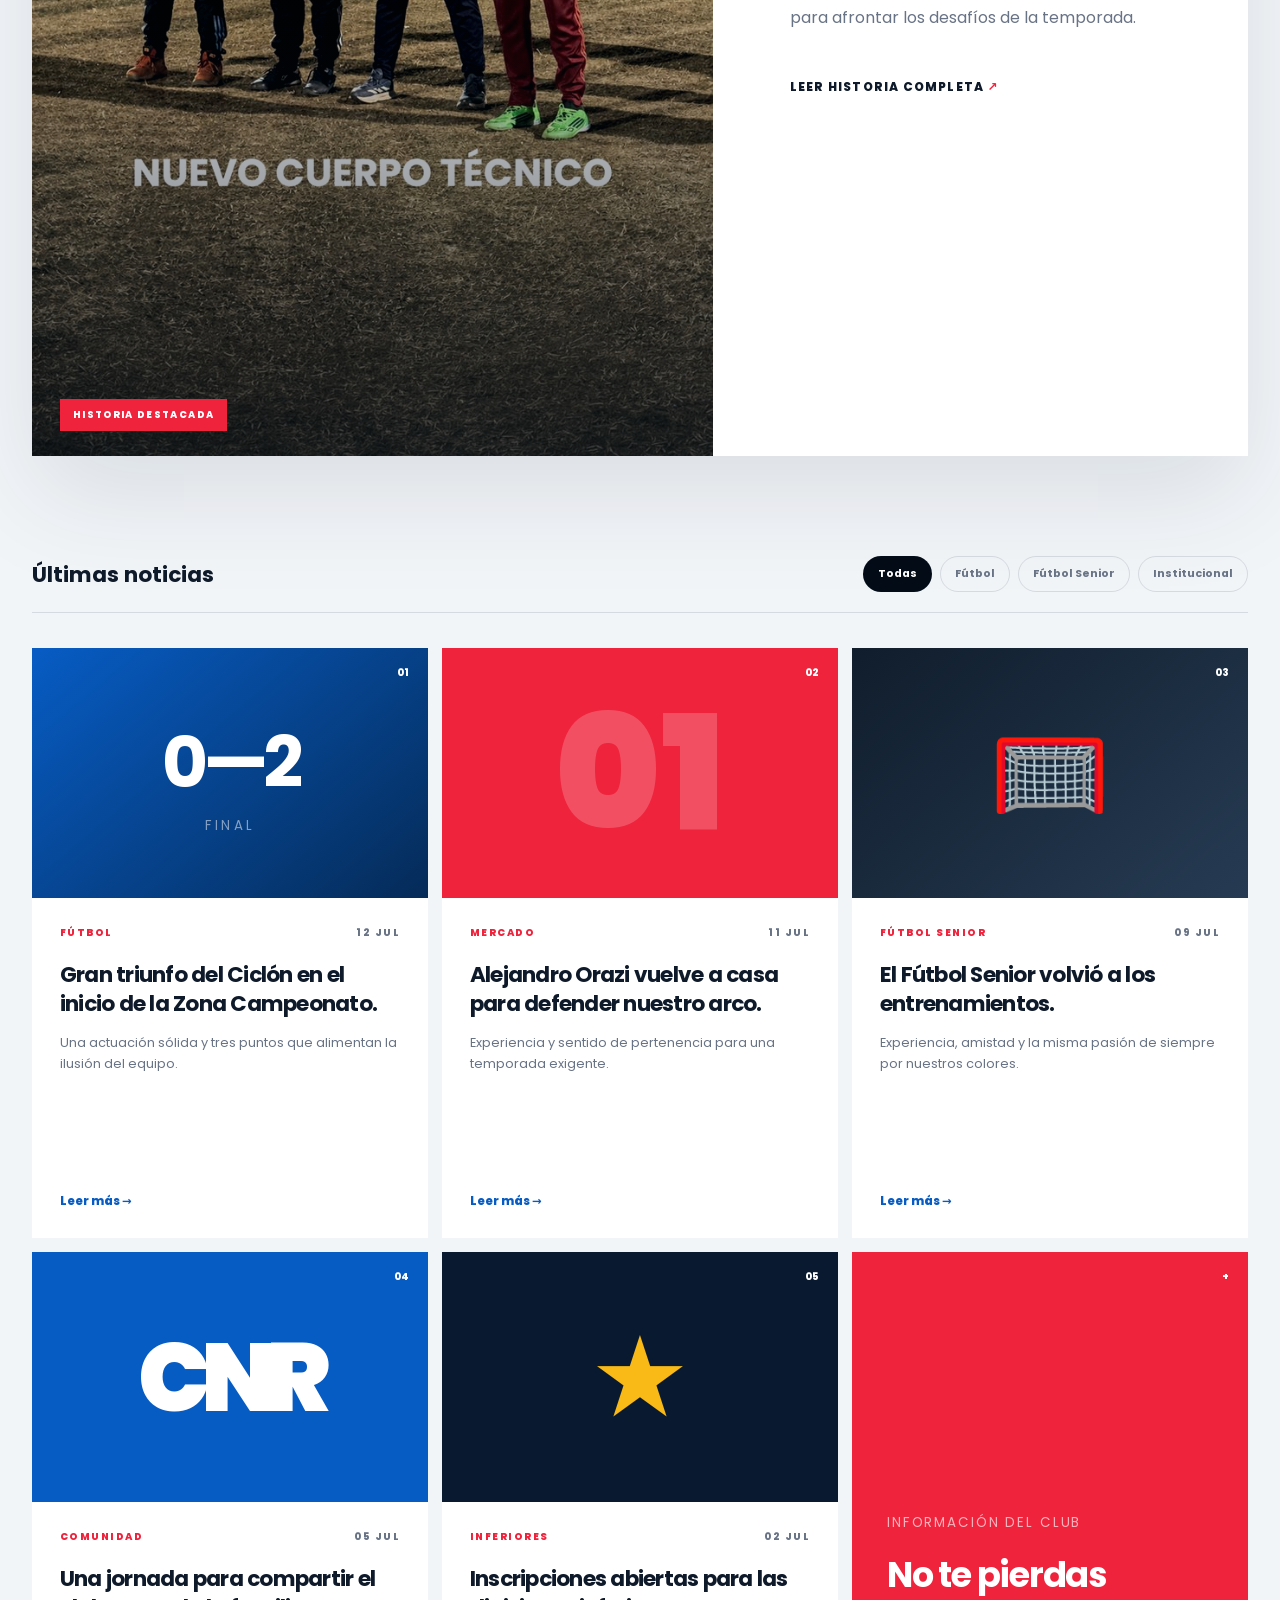
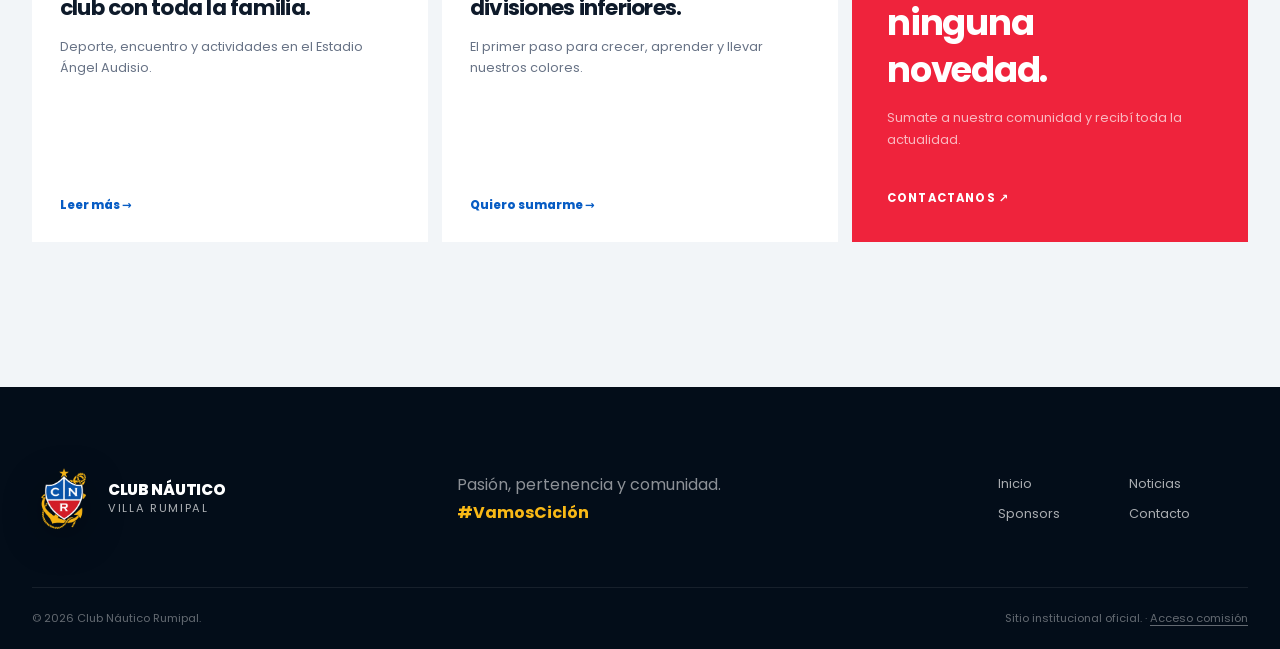
<file: noticias.html>
<!DOCTYPE html>
<html lang="es">
<head>
  <meta charset="UTF-8">
  <meta name="viewport" content="width=device-width, initial-scale=1.0">
  <meta name="description" content="Noticias y actualidad deportiva del Club Náutico Rumipal.">
  <meta name="theme-color" content="#020b16">
  <title>Noticias | Club Náutico Rumipal</title>
  <link rel="preconnect" href="https://fonts.googleapis.com">
  <link rel="preconnect" href="https://fonts.gstatic.com" crossorigin>
  <link href="https://fonts.googleapis.com/css2?family=Poppins:wght@400;500;600;700;800;900&display=swap" rel="stylesheet">
  <link rel="icon" href="assets/logo-nautico.png">
  <link rel="stylesheet" href="styles.css">
</head>
<body class="inner-page">
  <div class="page-loader" aria-hidden="true"><img src="assets/logo-nautico.png" alt=""></div>
  <div class="ambient-cursor" aria-hidden="true"></div>
  <header class="site-header inner-header">
    <div class="header-progress" aria-hidden="true"></div>
    <div class="container nav-wrap">
      <a class="brand" href="index.html" aria-label="Volver al inicio"><img src="assets/logo-nautico.png" alt="Escudo Club Náutico Rumipal"><span><strong>Club Náutico</strong><small>Villa Rumipal</small></span></a>
      <button class="menu-toggle" type="button" aria-label="Abrir menú" aria-expanded="false"><span></span><span></span></button>
      <nav class="main-nav" aria-label="Navegación principal">
        <a href="index.html#club">El club</a><a href="index.html#disciplinas">Disciplinas</a><a href="index.html#partidos">Partidos</a><a class="nav-active" href="noticias.html">Noticias</a><a href="marcas.html">Sponsors</a><a class="nav-cta" href="index.html#socios">Hacete socio</a>
      </nav>
    </div>
  </header>

  <main>
    <section class="inner-hero news-page-hero">
      <div class="inner-hero-grid" aria-hidden="true"></div>
      <div class="container inner-hero-content reveal">
        <span class="section-kicker section-kicker-light">Actualidad azul y roja</span>
        <h1>Todo lo que<br><em>mueve al Ciclón.</em></h1>
        <div class="inner-hero-meta"><span>Noticias</span><i></i><span>Temporada 2026</span></div>
      </div>
    </section>

    <section class="section editorial-news">
      <div class="container">
        <article class="featured-story reveal" id="nuevo-dt">
          <div class="featured-story-image"><img src="assets/cuerpo-tecnico.jpg" alt="Nuevo cuerpo técnico del Club Náutico Rumipal"><span>Historia destacada</span></div>
          <div class="featured-story-copy">
            <div class="story-meta"><span>Plantel superior</span><time datetime="2026-07-07">07.07.2026</time></div>
            <h2>Claudio Moreno, nuevo entrenador del Plantel Superior y Reserva.</h2>
            <p>El Club Náutico Rumipal inicia una nueva etapa deportiva. Trabajo, identidad y compromiso para afrontar los desafíos de la temporada.</p>
            <a class="story-link" href="#nota-nuevo-dt">Leer historia completa <span>↗</span></a>
          </div>
        </article>

        <div class="news-toolbar reveal"><strong>Últimas noticias</strong><div class="news-filters" aria-label="Categorías"><button class="active" type="button">Todas</button><button type="button">Fútbol</button><button type="button">Fútbol Senior</button><button type="button">Institucional</button></div></div>

        <div class="editorial-grid">
          <article class="editorial-card reveal" id="triunfo"><span class="editorial-number">01</span><div class="editorial-card-art art-result"><strong>0—2</strong><small>FINAL</small></div><div class="editorial-card-body"><div class="story-meta"><span>Fútbol</span><time datetime="2026-07-12">12 JUL</time></div><h3>Gran triunfo del Ciclón en el inicio de la Zona Campeonato.</h3><p>Una actuación sólida y tres puntos que alimentan la ilusión del equipo.</p><a href="#">Leer más →</a></div></article>
          <article class="editorial-card reveal reveal-delay-1" id="regreso"><span class="editorial-number">02</span><div class="editorial-card-art art-keeper"><span>01</span></div><div class="editorial-card-body"><div class="story-meta"><span>Mercado</span><time datetime="2026-07-11">11 JUL</time></div><h3>Alejandro Orazi vuelve a casa para defender nuestro arco.</h3><p>Experiencia y sentido de pertenencia para una temporada exigente.</p><a href="#">Leer más →</a></div></article>
          <article class="editorial-card reveal reveal-delay-2"><span class="editorial-number">03</span><div class="editorial-card-art art-senior"><span>🥅</span></div><div class="editorial-card-body"><div class="story-meta"><span>Fútbol Senior</span><time datetime="2026-07-09">09 JUL</time></div><h3>El Fútbol Senior volvió a los entrenamientos.</h3><p>Experiencia, amistad y la misma pasión de siempre por nuestros colores.</p><a href="#">Leer más →</a></div></article>
          <article class="editorial-card reveal"><span class="editorial-number">04</span><div class="editorial-card-art art-community"><span>CNR</span></div><div class="editorial-card-body"><div class="story-meta"><span>Comunidad</span><time datetime="2026-07-05">05 JUL</time></div><h3>Una jornada para compartir el club con toda la familia.</h3><p>Deporte, encuentro y actividades en el Estadio Ángel Audisio.</p><a href="#">Leer más →</a></div></article>
          <article class="editorial-card reveal reveal-delay-1"><span class="editorial-number">05</span><div class="editorial-card-art art-kids"><span>★</span></div><div class="editorial-card-body"><div class="story-meta"><span>Inferiores</span><time datetime="2026-07-02">02 JUL</time></div><h3>Inscripciones abiertas para las divisiones inferiores.</h3><p>El primer paso para crecer, aprender y llevar nuestros colores.</p><a href="index.html#contacto">Quiero sumarme →</a></div></article>
          <a class="editorial-card editorial-subscribe reveal reveal-delay-2" href="index.html#contacto"><span class="editorial-number">+</span><div><small>Información del club</small><h3>No te pierdas ninguna novedad.</h3><p>Sumate a nuestra comunidad y recibí toda la actualidad.</p><b>Contactanos ↗</b></div></a>
        </div>
      </div>
    </section>
  </main>

  <footer class="site-footer"><div class="container footer-top"><a class="brand footer-brand" href="index.html"><img src="assets/logo-nautico.png" alt="Escudo"><span><strong>Club Náutico</strong><small>Villa Rumipal</small></span></a><p>Pasión, pertenencia y comunidad.<br><b>#VamosCiclón</b></p><div class="footer-links"><a href="index.html">Inicio</a><a href="noticias.html">Noticias</a><a href="marcas.html">Sponsors</a><a href="index.html#contacto">Contacto</a></div></div><div class="container footer-bottom"><span>© <span class="current-year"></span> Club Náutico Rumipal.</span><span>Sitio institucional oficial. · <a class="footer-admin" href="comision/">Acceso comisión</a></span></div></footer>
  <button class="back-to-top" aria-label="Volver arriba">↑</button>
  <script src="script.js"></script>
</body>
</html>
</file>
<file: styles.css>
:root {
  --blue: #0a53a8;
  --blue-bright: #176bd3;
  --red: #e31b2d;
  --red-dark: #b80f20;
  --navy: #061426;
  --navy-2: #0a1c35;
  --gold: #f9b916;
  --white: #ffffff;
  --off-white: #f4f6f9;
  --text: #0e1a2a;
  --muted: #687386;
  --border: rgba(7, 26, 48, 0.12);
  --shadow: 0 30px 80px rgba(4, 16, 35, 0.16);
  --radius-lg: 32px;
  --radius-md: 22px;
  --container: min(1180px, calc(100% - 40px));
}

* { box-sizing: border-box; }
html { scroll-behavior: smooth; }
body {
  margin: 0;
  font-family: "Poppins", system-ui, -apple-system, BlinkMacSystemFont, "Segoe UI", sans-serif;
  color: var(--text);
  background: var(--off-white);
  overflow-x: hidden;
}
body.menu-open { overflow: hidden; }
a { color: inherit; text-decoration: none; }
img { display: block; max-width: 100%; }
button, input, textarea, select { font: inherit; }
button { cursor: pointer; }
.container { width: var(--container); margin-inline: auto; }

.page-loader {
  position: fixed;
  inset: 0;
  z-index: 9999;
  display: grid;
  place-items: center;
  background: var(--navy);
  transition: opacity .55s ease, visibility .55s ease;
}
.page-loader::after {
  content: "";
  position: absolute;
  width: 150px;
  height: 150px;
  border: 1px solid rgba(255,255,255,.16);
  border-top-color: var(--red);
  border-radius: 50%;
  animation: spin 1s linear infinite;
}
.page-loader img { width: 94px; position: relative; z-index: 1; }
.page-loader.hidden { opacity: 0; visibility: hidden; }
@keyframes spin { to { transform: rotate(360deg); } }

.site-header {
  position: fixed;
  top: 0;
  left: 0;
  right: 0;
  z-index: 1000;
  color: white;
  transition: background .3s ease, box-shadow .3s ease, backdrop-filter .3s ease;
}
.site-header.scrolled {
  background: rgba(5, 18, 35, .9);
  backdrop-filter: blur(18px);
  box-shadow: 0 15px 45px rgba(0,0,0,.16);
}
.header-progress {
  position: absolute;
  left: 0;
  bottom: 0;
  width: 0;
  height: 2px;
  background: linear-gradient(90deg, var(--blue-bright), var(--red));
}
.nav-wrap { height: 92px; display: flex; align-items: center; justify-content: space-between; gap: 28px; }
.brand { display: inline-flex; align-items: center; gap: 12px; position: relative; z-index: 2; }
.brand img { width: 56px; height: 60px; object-fit: contain; }
.brand span { display: grid; line-height: 1.05; }
.brand strong { font-size: .96rem; font-weight: 800; text-transform: uppercase; letter-spacing: .02em; }
.brand small { margin-top: 5px; opacity: .68; font-size: .7rem; text-transform: uppercase; letter-spacing: .15em; }
.main-nav { display: flex; align-items: center; gap: 28px; font-size: .84rem; font-weight: 600; }
.main-nav > a:not(.nav-cta) { position: relative; }
.main-nav > a:not(.nav-cta)::after {
  content: "";
  position: absolute;
  left: 0;
  bottom: -8px;
  width: 0;
  height: 2px;
  background: var(--red);
  transition: width .25s ease;
}
.main-nav > a:hover::after { width: 100%; }
.nav-cta { padding: 13px 19px; border-radius: 999px; background: var(--red); box-shadow: 0 12px 25px rgba(227,27,45,.28); }
.nav-cta:hover { background: #f12c3f; transform: translateY(-1px); }
.menu-toggle { display: none; background: none; border: 0; width: 45px; height: 45px; position: relative; z-index: 3; }
.menu-toggle span { position: absolute; left: 10px; width: 25px; height: 2px; background: white; transition: .3s ease; }
.menu-toggle span:first-child { top: 17px; }
.menu-toggle span:last-child { top: 26px; }
.menu-toggle.active span:first-child { top: 21px; transform: rotate(45deg); }
.menu-toggle.active span:last-child { top: 21px; transform: rotate(-45deg); }

.hero {
  position: relative;
  min-height: 950px;
  display: grid;
  align-items: center;
  overflow: hidden;
  color: white;
  background:
    radial-gradient(circle at 65% 30%, rgba(27, 105, 207, .18), transparent 30%),
    linear-gradient(135deg, #04101f 0%, #071a32 58%, #061426 100%);
}
.hero::after {
  content: "";
  position: absolute;
  inset: auto -8% -35% 35%;
  height: 600px;
  border-radius: 50%;
  background: linear-gradient(130deg, rgba(10,83,168,.3), rgba(227,27,45,.16));
  filter: blur(60px);
  transform: rotate(-10deg);
}
.hero-grid {
  position: absolute;
  inset: 0;
  opacity: .17;
  background-image:
    linear-gradient(rgba(255,255,255,.08) 1px, transparent 1px),
    linear-gradient(90deg, rgba(255,255,255,.08) 1px, transparent 1px);
  background-size: 84px 84px;
  mask-image: linear-gradient(to bottom, black 0%, transparent 88%);
}
.hero-glow { position: absolute; border-radius: 50%; filter: blur(2px); opacity: .28; }
.hero-glow-blue { width: 430px; height: 430px; top: 6%; right: -160px; background: var(--blue); }
.hero-glow-red { width: 320px; height: 320px; bottom: 12%; left: -140px; background: var(--red); }
.hero-content { display: grid; grid-template-columns: 1.05fr .95fr; gap: 70px; align-items: center; padding: 140px 0 150px; position: relative; z-index: 2; }
.eyebrow, .section-kicker { display: inline-flex; align-items: center; gap: 10px; font-size: .72rem; font-weight: 700; letter-spacing: .16em; text-transform: uppercase; }
.eyebrow { color: rgba(255,255,255,.7); }
.eyebrow span { width: 34px; height: 2px; background: var(--red); }
.hero h1 { margin: 24px 0 25px; font-size: clamp(3.5rem, 6.6vw, 6.8rem); line-height: .91; letter-spacing: -.065em; font-weight: 900; }
.hero h1 span { display: inline-block; color: transparent; -webkit-text-stroke: 1.5px rgba(255,255,255,.7); }
.hero-copy > p { max-width: 660px; margin: 0; color: rgba(255,255,255,.7); font-size: 1.02rem; line-height: 1.8; }
.hero-actions { display: flex; gap: 13px; margin-top: 35px; flex-wrap: wrap; }
.button { min-height: 54px; display: inline-flex; align-items: center; justify-content: center; gap: 14px; padding: 0 24px; border: 0; border-radius: 999px; font-size: .86rem; font-weight: 700; transition: transform .2s ease, box-shadow .2s ease, background .2s ease; }
.button:hover { transform: translateY(-2px); }
.button-primary { color: white; background: var(--red); box-shadow: 0 18px 35px rgba(227,27,45,.27); }
.button-primary:hover { background: #f42a3d; box-shadow: 0 20px 45px rgba(227,27,45,.4); }
.button-ghost { color: white; border: 1px solid rgba(255,255,255,.25); background: rgba(255,255,255,.04); backdrop-filter: blur(10px); }
.button-ghost:hover { background: rgba(255,255,255,.09); }
.hero-metrics { display: flex; gap: 34px; margin-top: 52px; }
.hero-metrics article { position: relative; min-width: 115px; }
.hero-metrics article:not(:last-child)::after { content: ""; position: absolute; top: 2px; right: -18px; width: 1px; height: 52px; background: rgba(255,255,255,.13); }
.hero-metrics strong, .hero-metrics > article > span { font-size: 2rem; font-weight: 800; line-height: 1; }
.hero-metrics small { display: block; margin-top: 7px; max-width: 120px; color: rgba(255,255,255,.48); font-size: .67rem; line-height: 1.45; text-transform: uppercase; letter-spacing: .08em; }

.hero-visual { position: relative; min-height: 650px; display: grid; place-items: center; }
.hero-photo { position: relative; width: min(430px, 85%); aspect-ratio: .76; overflow: hidden; border-radius: 220px 220px 42px 42px; box-shadow: 0 45px 100px rgba(0,0,0,.36); border: 1px solid rgba(255,255,255,.18); }
.hero-photo img { width: 100%; height: 100%; object-fit: cover; object-position: 46% center; transform: scale(1.03); }
.photo-shade { position: absolute; inset: 0; background: linear-gradient(to top, rgba(2,10,20,.8), transparent 48%, rgba(3,14,27,.28)); }
.photo-badge { position: absolute; left: 26px; bottom: 28px; display: grid; }
.photo-badge span { color: rgba(255,255,255,.6); font-size: .68rem; text-transform: uppercase; letter-spacing: .15em; }
.photo-badge strong { margin-top: 3px; font-size: 1.12rem; }
.hero-shield { position: absolute; width: 150px; right: 0; bottom: 48px; filter: drop-shadow(0 20px 25px rgba(0,0,0,.38)); animation: floatShield 5s ease-in-out infinite; }
@keyframes floatShield { 50% { transform: translateY(-12px) rotate(2deg); } }
.visual-orbit { position: absolute; border-radius: 50%; border: 1px solid rgba(255,255,255,.12); }
.orbit-one { width: 560px; height: 560px; animation: spin 28s linear infinite; }
.orbit-one::after { content: ""; position: absolute; top: 50px; left: 50px; width: 12px; height: 12px; border-radius: 50%; background: var(--red); box-shadow: 0 0 25px var(--red); }
.orbit-two { width: 470px; height: 470px; border-style: dashed; animation: spin 40s linear infinite reverse; }
.floating-tag { position: absolute; padding: 12px 18px; border-radius: 999px; background: rgba(4,17,33,.72); border: 1px solid rgba(255,255,255,.16); backdrop-filter: blur(12px); font-size: .72rem; font-weight: 700; box-shadow: 0 20px 45px rgba(0,0,0,.25); }
.floating-tag-top { top: 100px; left: 2%; }
.floating-tag-bottom { right: 5%; bottom: 125px; color: var(--gold); }

.hero-marquee { position: absolute; left: 0; right: 0; bottom: 0; overflow: hidden; border-top: 1px solid rgba(255,255,255,.08); border-bottom: 1px solid rgba(255,255,255,.08); background: rgba(255,255,255,.025); transform: rotate(-1.5deg) scale(1.04); }
.marquee-track { width: max-content; display: flex; align-items: center; gap: 28px; padding: 19px 0; animation: marquee 26s linear infinite; }
.marquee-track span { font-size: .8rem; font-weight: 800; letter-spacing: .16em; }
.marquee-track i { color: var(--red); font-style: normal; }
@keyframes marquee { to { transform: translateX(-50%); } }

.section { padding: 120px 0; }
.section-light { background: var(--off-white); }
.split-layout { display: grid; grid-template-columns: .85fr 1.15fr; gap: 100px; align-items: start; }
.section-kicker { color: var(--red); }
.section-kicker-light { color: rgba(255,255,255,.58); }
.section-heading h2, .section-head-row h2, .contact-copy h2, .membership h2 {
  margin: 14px 0 0;
  font-size: clamp(2.4rem, 5vw, 4.7rem);
  line-height: .98;
  letter-spacing: -.055em;
}
.section-copy .lead { font-size: 1.35rem; line-height: 1.65; font-weight: 500; color: var(--text); }
.section-copy p { color: var(--muted); line-height: 1.85; }
.text-link { display: inline-flex; align-items: center; gap: 10px; margin-top: 18px; font-size: .85rem; font-weight: 700; }
.text-link span { color: var(--red); transition: transform .2s; }
.text-link:hover span { transform: translate(3px, -2px); }

.value-grid { display: grid; grid-template-columns: repeat(3, 1fr); gap: 18px; margin-top: 85px; }
.value-card { min-height: 305px; padding: 34px; border: 1px solid var(--border); border-radius: var(--radius-md); background: white; transition: transform .3s ease, box-shadow .3s ease, border-color .3s ease; }
.value-card:hover { transform: translateY(-8px); box-shadow: var(--shadow); border-color: transparent; }
.value-number { color: var(--red); font-size: .75rem; font-weight: 800; letter-spacing: .14em; }
.value-card h3 { margin: 88px 0 13px; font-size: 1.65rem; }
.value-card p { margin: 0; color: var(--muted); line-height: 1.7; font-size: .9rem; }

.disciplines { color: white; background: var(--navy); position: relative; overflow: hidden; }
.disciplines::before { content: ""; position: absolute; inset: 0; opacity: .1; background-image: radial-gradient(circle at 25% 25%, var(--blue) 0, transparent 22%), radial-gradient(circle at 85% 80%, var(--red) 0, transparent 25%); }
.section-head-row { position: relative; display: flex; justify-content: space-between; align-items: end; gap: 40px; margin-bottom: 52px; }
.section-head-row h2 { max-width: 750px; }
.section-head-row > p { max-width: 310px; margin: 0; color: rgba(255,255,255,.55); line-height: 1.7; }
.discipline-grid { position: relative; display: grid; grid-template-columns: 1.3fr .85fr .85fr; gap: 18px; }
.discipline-card { position: relative; min-height: 470px; overflow: hidden; border-radius: var(--radius-lg); background: #0d2442; border: 1px solid rgba(255,255,255,.1); isolation: isolate; transition: transform .35s ease, border-color .35s ease; }
.discipline-card:hover, .discipline-card:focus { transform: translateY(-8px); border-color: rgba(255,255,255,.25); outline: none; }
.discipline-art { position: absolute; inset: 0; overflow: hidden; z-index: -1; }
.football-art { background: linear-gradient(145deg, #0a57b5, #073267 70%); }
.football-art::before { content: ""; position: absolute; width: 280px; height: 280px; right: -50px; top: -40px; border-radius: 50%; border: 28px solid rgba(255,255,255,.07); }
.discipline-photo { position: absolute; inset: 0; width: 100%; height: 100%; object-fit: cover; object-position: 70% 35%; transition: transform .6s ease; }
.discipline-card:hover .discipline-photo { transform: scale(1.04); }
.football-art::after { content: ""; position: absolute; inset: 0; background: linear-gradient(to top, rgba(3,16,36,.96) 0%, rgba(5,35,80,.72) 38%, rgba(10,87,181,.12) 72%, transparent 100%); }
.field-line { position: absolute; border: 2px solid rgba(255,255,255,.12); border-radius: 50%; }
.field-line-a { width: 360px; height: 360px; left: -190px; bottom: -130px; }
.field-line-b { width: 140px; height: 140px; left: -75px; bottom: -20px; }
.senior-art { background: linear-gradient(145deg, #c91a2c, #7b0d1b); }
.senior-art span, .kids-art span { position: absolute; right: -12px; top: 20px; font-size: 9rem; opacity: .17; filter: grayscale(1); }
.kids-art { background: linear-gradient(145deg, #132f55, #08172c); }
.kids-art span { color: var(--gold); filter: none; transform: rotate(18deg); }
.discipline-content { position: absolute; left: 30px; right: 30px; bottom: 31px; }
.discipline-content > span { color: rgba(255,255,255,.56); font-size: .68rem; font-weight: 700; text-transform: uppercase; letter-spacing: .14em; }
.discipline-content h3 { margin: 9px 0 10px; font-size: 2.1rem; }
.discipline-content p { min-height: 60px; margin: 0 0 22px; color: rgba(255,255,255,.65); line-height: 1.65; font-size: .86rem; }
.discipline-content a { display: inline-flex; gap: 10px; align-items: center; font-size: .8rem; font-weight: 700; }
.discipline-content a b { color: var(--gold); }

.match-section { background: white; }
.section-head-row.dark > p { color: var(--muted); }
.live-pill { display: inline-flex; align-items: center; gap: 9px; padding: 10px 15px; border: 1px solid var(--border); border-radius: 999px; font-size: .72rem; font-weight: 700; }
.live-pill i { width: 8px; height: 8px; border-radius: 50%; background: var(--red); box-shadow: 0 0 0 6px rgba(227,27,45,.09); }
.match-card { display: grid; grid-template-columns: 130px 1fr 170px 1fr; align-items: center; gap: 26px; padding: 32px; border-radius: 30px; background: var(--navy); color: white; box-shadow: 0 35px 80px rgba(6,20,38,.2); }
.match-date { align-self: stretch; display: grid; place-items: center; align-content: center; padding: 18px; border-radius: 22px; background: linear-gradient(155deg, var(--red), var(--red-dark)); }
.match-date span, .match-date small { font-size: .66rem; font-weight: 800; letter-spacing: .12em; }
.match-date strong { font-size: 3.8rem; line-height: 1; }
.team { display: flex; align-items: center; gap: 17px; }
.team img { width: 85px; height: 91px; object-fit: contain; }
.team div { display: grid; }
.team strong { font-size: 1.15rem; }
.team span { color: rgba(255,255,255,.48); font-size: .72rem; margin-top: 3px; }
.team-away { justify-content: flex-end; text-align: right; }
.away-placeholder { width: 76px; height: 76px; display: grid !important; place-items: center; border-radius: 50%; background: white; color: var(--navy); font-size: 1rem; font-weight: 900; }
.match-center { display: grid; justify-items: center; gap: 6px; padding: 0 10px; }
.match-center strong { font-size: 2.6rem; color: var(--gold); }
.match-center span { font-size: .68rem; color: rgba(255,255,255,.52); white-space: nowrap; }
.match-info { grid-column: 2 / -1; display: flex; justify-content: space-between; padding-top: 24px; border-top: 1px solid rgba(255,255,255,.1); font-size: .77rem; }
.match-info span { color: rgba(255,255,255,.58); }
.match-info a { font-weight: 700; }
.results-strip { margin-top: 18px; display: grid; grid-template-columns: .7fr 1.5fr 1fr; gap: 30px; align-items: center; padding: 20px 28px; border: 1px solid var(--border); border-radius: 20px; background: var(--off-white); }
.results-strip > span { color: var(--red); font-size: .7rem; font-weight: 800; text-transform: uppercase; letter-spacing: .12em; }
.results-strip > div { display: flex; align-items: center; justify-content: center; gap: 18px; font-size: .82rem; }
.results-strip strong { font-size: 1.25rem; }
.results-strip small { color: var(--muted); text-align: right; }

.news-grid { display: grid; grid-template-columns: 1.4fr .8fr; gap: 18px; }
.news-card { overflow: hidden; border-radius: var(--radius-md); background: white; border: 1px solid var(--border); transition: transform .3s ease, box-shadow .3s ease; }
.news-card:hover { transform: translateY(-6px); box-shadow: var(--shadow); }
.news-main { grid-row: span 2; display: grid; grid-template-columns: 1.05fr .95fr; min-height: 550px; }
.news-image { position: relative; overflow: hidden; min-height: 320px; }
.news-image img { width: 100%; height: 100%; object-fit: cover; object-position: center; transition: transform .6s ease; }
.news-card:hover .news-image img { transform: scale(1.04); }
.news-image::after { content: ""; position: absolute; inset: 0; background: linear-gradient(to top, rgba(4,16,32,.5), transparent 55%); }
.news-image > span { position: absolute; left: 20px; bottom: 20px; z-index: 1; padding: 8px 12px; border-radius: 999px; background: rgba(5,20,38,.72); backdrop-filter: blur(10px); color: white; font-size: .64rem; font-weight: 700; text-transform: uppercase; letter-spacing: .1em; }
.news-content { padding: 32px; align-self: end; }
.news-content small { color: var(--red); font-size: .67rem; font-weight: 800; letter-spacing: .1em; }
.news-content h3 { margin: 14px 0 14px; font-size: 1.55rem; line-height: 1.35; letter-spacing: -.025em; }
.news-content p { color: var(--muted); line-height: 1.65; font-size: .87rem; }
.news-content a { display: inline-flex; gap: 8px; margin-top: 20px; font-size: .78rem; font-weight: 700; }
.news-small { display: grid; grid-template-columns: 120px 1fr; min-height: 266px; }
.news-small .news-content { padding: 26px; }
.news-small .news-content h3 { font-size: 1.15rem; }
.news-icon { display: grid; place-items: center; font-size: 3.6rem; color: white; }
.news-icon-red { background: linear-gradient(145deg, var(--red), #8f0c19); }
.news-icon-blue { background: linear-gradient(145deg, var(--blue), #082c59); }

.membership { position: relative; min-height: 610px; overflow: hidden; display: grid; align-items: center; color: white; background: linear-gradient(120deg, var(--blue) 0 52%, var(--red) 52% 100%); }
.membership::before { content: ""; position: absolute; inset: 0; background: linear-gradient(95deg, rgba(3,17,34,.45), transparent 60%); }
.membership-noise { position: absolute; inset: 0; opacity: .16; background-image: linear-gradient(125deg, transparent 48%, rgba(255,255,255,.13) 49%, transparent 50%); background-size: 50px 50px; }
.membership-inner { position: relative; z-index: 2; display: grid; grid-template-columns: 1.25fr .75fr; align-items: end; gap: 70px; }
.membership h2 { max-width: 760px; font-size: clamp(3.4rem, 7vw, 7.3rem); }
.membership p { max-width: 680px; color: rgba(255,255,255,.72); line-height: 1.8; }
.membership-actions { display: grid; gap: 12px; }
.button-white { color: var(--navy); background: white; }
.button-outline-white { color: white; border: 1px solid rgba(255,255,255,.35); background: transparent; }
.button-outline-white:hover { background: rgba(255,255,255,.09); }
.membership-word { position: absolute; left: -24px; bottom: -92px; color: transparent; -webkit-text-stroke: 1px rgba(255,255,255,.12); font-size: 18vw; line-height: .8; font-weight: 900; letter-spacing: -.09em; white-space: nowrap; }

.contact-section { background: #f7f8fa; }
.contact-grid { display: grid; grid-template-columns: .85fr 1.15fr; gap: 80px; }
.contact-copy > p { max-width: 490px; color: var(--muted); line-height: 1.8; }
.contact-list { display: grid; gap: 10px; margin-top: 42px; }
.contact-list > * { display: grid; padding: 18px 0; border-bottom: 1px solid var(--border); }
.contact-list span { color: var(--red); font-size: .66rem; font-weight: 800; text-transform: uppercase; letter-spacing: .12em; }
.contact-list strong { margin-top: 5px; font-size: .94rem; overflow-wrap: anywhere; }
.contact-form { padding: 34px; border-radius: 28px; background: white; box-shadow: 0 30px 70px rgba(7,26,48,.08); }
.form-row { display: grid; grid-template-columns: 1fr 1fr; gap: 15px; }
.contact-form label { display: grid; gap: 9px; margin-bottom: 18px; color: #364257; font-size: .73rem; font-weight: 700; }
.contact-form input, .contact-form select, .contact-form textarea { width: 100%; border: 1px solid var(--border); border-radius: 14px; background: #f8f9fb; padding: 15px 16px; color: var(--text); outline: none; transition: border-color .2s ease, box-shadow .2s ease; }
.contact-form textarea { resize: vertical; }
.contact-form input:focus, .contact-form select:focus, .contact-form textarea:focus { border-color: var(--blue); box-shadow: 0 0 0 4px rgba(10,83,168,.08); }
.form-status { margin: 14px 0 0; min-height: 22px; color: var(--blue); font-size: .76rem; font-weight: 600; }

.site-footer { color: white; background: #030d19; }
.footer-top { display: grid; grid-template-columns: 1fr 1fr 1fr; gap: 60px; align-items: center; padding: 68px 0 45px; }
.footer-brand img { width: 66px; height: 70px; }
.footer-top > p { color: rgba(255,255,255,.55); line-height: 1.7; }
.footer-top > p b { color: var(--gold); }
.footer-links { display: grid; grid-template-columns: repeat(2, 1fr); gap: 12px; justify-self: end; min-width: 250px; }
.footer-links a { color: rgba(255,255,255,.66); font-size: .8rem; }
.footer-links a:hover { color: white; }
.footer-bottom { display: flex; justify-content: space-between; gap: 30px; padding: 22px 0; border-top: 1px solid rgba(255,255,255,.08); color: rgba(255,255,255,.38); font-size: .7rem; }

.back-to-top { position: fixed; right: 24px; bottom: 24px; z-index: 100; width: 48px; height: 48px; border: 0; border-radius: 50%; color: white; background: var(--red); box-shadow: 0 15px 35px rgba(227,27,45,.34); opacity: 0; visibility: hidden; transform: translateY(12px); transition: .3s ease; }
.back-to-top.visible { opacity: 1; visibility: visible; transform: translateY(0); }

.reveal { opacity: 0; transform: translateY(34px); transition: opacity .75s ease, transform .75s cubic-bezier(.2,.65,.2,1); }
.reveal.visible { opacity: 1; transform: translateY(0); }
.reveal-delay-1 { transition-delay: .12s; }
.reveal-delay-2 { transition-delay: .22s; }

@media (max-width: 1050px) {
  .main-nav { gap: 18px; }
  .hero-content { gap: 30px; }
  .hero h1 { font-size: 4.8rem; }
  .hero-visual { min-height: 590px; }
  .discipline-grid { grid-template-columns: 1fr 1fr; }
  .discipline-featured { grid-column: span 2; }
  .match-card { grid-template-columns: 110px 1fr 130px 1fr; }
  .news-main { grid-template-columns: 1fr; }
  .news-main .news-image { min-height: 340px; }
}

@media (max-width: 860px) {
  :root { --container: min(100% - 28px, 720px); }
  .site-header { background: rgba(5,18,35,.82); backdrop-filter: blur(16px); }
  .nav-wrap { height: 78px; }
  .brand img { width: 48px; height: 52px; }
  .menu-toggle { display: block; }
  .main-nav {
    position: fixed;
    inset: 0;
    padding: 125px 30px 40px;
    display: flex;
    flex-direction: column;
    align-items: flex-start;
    gap: 24px;
    background: rgba(3,13,25,.98);
    opacity: 0;
    visibility: hidden;
    transform: translateY(-12px);
    transition: .3s ease;
  }
  .main-nav.open { opacity: 1; visibility: visible; transform: translateY(0); }
  .main-nav a { font-size: 1.3rem; }
  .nav-cta { margin-top: 10px; }
  .hero { min-height: auto; }
  .hero-content { grid-template-columns: 1fr; padding: 128px 0 140px; }
  .hero-copy { text-align: center; }
  .eyebrow { justify-content: center; }
  .hero-copy > p { margin-inline: auto; }
  .hero-actions, .hero-metrics { justify-content: center; }
  .hero-visual { min-height: 600px; margin-top: 15px; }
  .split-layout, .contact-grid, .membership-inner { grid-template-columns: 1fr; gap: 42px; }
  .value-grid { grid-template-columns: 1fr; }
  .value-card { min-height: 230px; }
  .value-card h3 { margin-top: 45px; }
  .section-head-row { align-items: flex-start; flex-direction: column; }
  .match-card { grid-template-columns: 105px 1fr 105px; }
  .team-away { grid-column: 2 / 4; justify-content: center; text-align: left; flex-direction: row-reverse; }
  .match-info { grid-column: 1 / -1; }
  .news-grid { grid-template-columns: 1fr; }
  .news-main { grid-row: auto; }
  .news-small { min-height: 220px; }
  .membership { min-height: 700px; padding: 100px 0; }
  .membership-actions { max-width: 320px; }
  .footer-top { grid-template-columns: 1fr 1fr; }
  .footer-links { grid-column: 1 / -1; justify-self: stretch; }
}

@media (max-width: 600px) {
  .section { padding: 85px 0; }
  .brand span { display: none; }
  .hero-content { padding-top: 110px; }
  .hero h1 { font-size: clamp(3rem, 15vw, 4.2rem); }
  .hero h1 span { -webkit-text-stroke-width: 1px; }
  .hero-actions { flex-direction: column; }
  .hero-actions .button { width: 100%; }
  .hero-metrics { gap: 18px; justify-content: space-between; }
  .hero-metrics article { min-width: 0; flex: 1; }
  .hero-metrics article:not(:last-child)::after { right: -9px; }
  .hero-metrics strong, .hero-metrics > article > span { font-size: 1.5rem; }
  .hero-metrics small { font-size: .56rem; }
  .hero-visual { min-height: 500px; }
  .hero-photo { width: 82%; }
  .hero-shield { width: 110px; right: -2px; bottom: 45px; }
  .orbit-one { width: 430px; height: 430px; }
  .orbit-two { width: 360px; height: 360px; }
  .floating-tag-top { top: 80px; left: -2px; }
  .floating-tag-bottom { right: 0; bottom: 110px; }
  .split-layout { gap: 30px; }
  .discipline-grid { grid-template-columns: 1fr; }
  .discipline-featured { grid-column: auto; }
  .discipline-card { min-height: 400px; }
  .match-card { grid-template-columns: 1fr 1fr; padding: 20px; }
  .match-date { grid-column: 1 / -1; min-height: 120px; grid-template-columns: auto auto auto; gap: 13px; }
  .match-date strong { font-size: 3rem; }
  .team { justify-content: center; flex-direction: column; text-align: center; }
  .team img { width: 75px; height: 80px; }
  .match-center { position: absolute; left: 50%; transform: translateX(-50%); margin-top: 150px; }
  .team-away { grid-column: auto; justify-content: center; text-align: center; flex-direction: column-reverse; }
  .away-placeholder { width: 66px; height: 66px; }
  .match-info { flex-direction: column; gap: 10px; text-align: center; }
  .results-strip { grid-template-columns: 1fr; text-align: center; }
  .results-strip small { text-align: center; }
  .news-main { display: block; }
  .news-main .news-image { min-height: 420px; }
  .news-small { grid-template-columns: 88px 1fr; }
  .news-icon { font-size: 2.6rem; }
  .news-content { padding: 24px; }
  .news-content h3 { font-size: 1.25rem; }
  .membership h2 { font-size: 3.7rem; }
  .membership-word { font-size: 28vw; bottom: -34px; }
  .form-row { grid-template-columns: 1fr; gap: 0; }
  .contact-form { padding: 24px; }
  .footer-top { grid-template-columns: 1fr; gap: 28px; }
  .footer-links { grid-column: auto; min-width: 0; }
  .footer-bottom { flex-direction: column; gap: 7px; }
}

/* =========================================================
   Páginas interiores — Noticias / Marcas
   ========================================================= */
.inner-page { background: #f2f5f8; }
.inner-header { background: rgba(2,11,22,.82); backdrop-filter: blur(18px); }
.main-nav .nav-active::after { width: 100% !important; }
.inner-hero { position: relative; min-height: 700px; display: grid; align-items: end; overflow: hidden; color: white; background: #020b16; }
.inner-hero::after { content: ""; position: absolute; width: 700px; height: 700px; right: -180px; top: -180px; border-radius: 50%; background: radial-gradient(circle, rgba(7,92,196,.4), transparent 66%); }
.inner-hero-grid { position: absolute; inset: 0; opacity: .12; background-image: linear-gradient(rgba(255,255,255,.08) 1px, transparent 1px), linear-gradient(90deg, rgba(255,255,255,.08) 1px, transparent 1px); background-size: 100px 100px; mask-image: linear-gradient(to bottom, black, transparent); }
.inner-hero-content { position: relative; z-index: 2; padding: 190px 0 95px; }
.inner-hero h1 { margin: 24px 0 0; max-width: 1100px; font-size: clamp(5rem, 10vw, 10.5rem); line-height: .8; letter-spacing: -.09em; }
.inner-hero h1 em { color: transparent; -webkit-text-stroke: 1.5px rgba(255,255,255,.58); font-style: normal; }
.inner-hero-meta { display: flex; align-items: center; gap: 20px; margin-top: 55px; color: rgba(255,255,255,.45); font-size: .63rem; text-transform: uppercase; letter-spacing: .18em; }
.inner-hero-meta i { width: 100px; height: 1px; background: var(--red); }
.brands-page-hero { min-height: 820px; }
.brands-page-hero::before { content: "CNR"; position: absolute; right: -3vw; bottom: -11vw; color: transparent; -webkit-text-stroke: 1px rgba(255,255,255,.06); font-size: 38vw; font-weight: 900; line-height: 1; }
.brands-page-hero p { max-width: 630px; margin: 45px 0 30px; color: rgba(255,255,255,.62); line-height: 1.8; }

.editorial-news { background: #f2f5f8; }
.featured-story { display: grid; grid-template-columns: 1.12fr .88fr; min-height: 650px; background: white; box-shadow: 0 40px 100px rgba(7,26,48,.1); }
.featured-story-image { position: relative; overflow: hidden; min-height: 580px; }
.featured-story-image img { width: 100%; height: 100%; object-fit: cover; filter: saturate(.75) contrast(1.08); }
.featured-story-image::after { content: ""; position: absolute; inset: 0; background: linear-gradient(to top, rgba(2,11,22,.68), transparent 50%); }
.featured-story-image > span { position: absolute; z-index: 2; left: 28px; bottom: 25px; padding: 9px 13px; color: white; background: var(--red); font-size: .6rem; font-weight: 800; text-transform: uppercase; letter-spacing: .14em; }
.featured-story-copy { display: flex; flex-direction: column; justify-content: center; padding: clamp(38px, 6vw, 82px); }
.story-meta { display: flex; align-items: center; justify-content: space-between; gap: 20px; color: var(--red); font-size: .62rem; font-weight: 800; text-transform: uppercase; letter-spacing: .15em; }
.story-meta time { color: var(--muted); }
.featured-story-copy h2 { margin: 28px 0 22px; font-size: clamp(2.3rem, 4vw, 4.4rem); line-height: 1.02; letter-spacing: -.065em; }
.featured-story-copy p { color: var(--muted); line-height: 1.8; }
.story-link { margin-top: 30px; font-size: .75rem; font-weight: 800; text-transform: uppercase; letter-spacing: .1em; }
.story-link span { color: var(--red); }
.news-toolbar { display: flex; align-items: center; justify-content: space-between; gap: 30px; margin: 100px 0 35px; padding-bottom: 20px; border-bottom: 1px solid var(--border); }
.news-toolbar > strong { font-size: 1.35rem; }
.news-filters { display: flex; gap: 8px; }
.news-filters button { padding: 9px 14px; border: 1px solid var(--border); border-radius: 100px; color: var(--muted); background: transparent; font-size: .68rem; font-weight: 700; }
.news-filters button.active, .news-filters button:hover { color: white; background: var(--navy); }
.editorial-grid { display: grid; grid-template-columns: repeat(3, 1fr); gap: 14px; }
.editorial-card { position: relative; min-height: 590px; display: flex; flex-direction: column; overflow: hidden; color: var(--text); background: white; }
.editorial-number { position: absolute; z-index: 2; top: 18px; right: 19px; color: white; font-size: .62rem; font-weight: 800; }
.editorial-card-art { height: 250px; flex: none; display: grid; place-items: center; align-content: center; overflow: hidden; color: white; background: var(--navy); }
.editorial-card-art strong { font-size: 4.4rem; letter-spacing: -.08em; }
.editorial-card-art small { color: rgba(255,255,255,.5); letter-spacing: .25em; }
.art-result { background: linear-gradient(140deg, var(--blue), #052b58); }
.art-keeper { background: var(--red); }
.art-keeper span { font-size: 10rem; font-weight: 900; opacity: .2; }
.art-senior { background: linear-gradient(140deg, #101d2c, #263b53); font-size: 6rem; }
.art-community { background: var(--blue); }
.art-community span { font-size: 6rem; font-weight: 900; letter-spacing: -.1em; }
.art-kids { color: var(--gold); background: #091a30; font-size: 7rem; }
.editorial-card-body { display: flex; flex: 1; flex-direction: column; padding: 28px; }
.editorial-card h3 { margin: 20px 0 13px; font-size: 1.35rem; line-height: 1.35; letter-spacing: -.035em; }
.editorial-card p { margin: 0; color: var(--muted); font-size: .8rem; line-height: 1.7; }
.editorial-card a, .editorial-card-body > a { margin-top: auto; padding-top: 25px; color: var(--blue); font-size: .72rem; font-weight: 800; }
.editorial-subscribe { justify-content: flex-end; padding: 35px; color: white; background: var(--red); }
.editorial-subscribe > div { display: grid; }
.editorial-subscribe small { text-transform: uppercase; letter-spacing: .14em; opacity: .65; }
.editorial-subscribe h3 { max-width: 290px; margin-top: 18px; font-size: 2.2rem; }
.editorial-subscribe p { color: rgba(255,255,255,.68); }
.editorial-subscribe b { margin-top: 40px; font-size: .72rem; text-transform: uppercase; letter-spacing: .1em; }

.partner-showcase { color: white; background: #061426; }
.partner-showcase .section-head-row > p { color: rgba(255,255,255,.5); }
.commercial-packages { color: white; background: #020b16; }
.packages-heading { display: grid; grid-template-columns: 1fr 1fr; align-items: end; gap: 40px; margin-bottom: 60px; }
.packages-heading .section-kicker { grid-column: 1 / -1; }
.packages-heading h2 { margin: 0; font-size: clamp(4rem, 7vw, 8rem); line-height: .85; letter-spacing: -.08em; }
.packages-heading > p { max-width: 430px; margin: 0 0 8px; color: rgba(255,255,255,.52); line-height: 1.8; }
.packages-grid { display: grid; grid-template-columns: 1.15fr 1fr 1fr; gap: 12px; }
.package-card { position: relative; min-height: 560px; display: flex; flex-direction: column; padding: 38px; border: 1px solid rgba(255,255,255,.1); background: #071524; }
.package-featured { background: var(--blue); }
.package-index { color: rgba(255,255,255,.45); font-size: .6rem; letter-spacing: .16em; }
.package-card h3 { margin: 90px 0 18px; font-size: 2.1rem; letter-spacing: -.05em; }
.package-card > p { color: rgba(255,255,255,.55); font-size: .82rem; line-height: 1.7; }
.package-card ul { margin: 35px 0 0; padding: 0; list-style: none; }
.package-card li { padding: 13px 0; border-bottom: 1px solid rgba(255,255,255,.1); color: rgba(255,255,255,.75); font-size: .75rem; }
.package-card li::before { content: "+"; margin-right: 10px; color: var(--red); }
.package-featured li::before { color: white; }
.package-card > a { margin-top: auto; padding-top: 35px; color: white; font-size: .72rem; font-weight: 800; text-transform: uppercase; letter-spacing: .08em; }
.brand-inventory { padding: 150px 0; background: #f2f5f8; }
.inventory-copy h2 { max-width: 900px; margin: 20px 0 70px; font-size: clamp(3.5rem, 6vw, 7rem); line-height: .9; letter-spacing: -.075em; }
.inventory-grid { display: grid; grid-template-columns: repeat(4, 1fr); border-top: 1px solid var(--border); border-left: 1px solid var(--border); }
.inventory-item { min-height: 250px; display: flex; flex-direction: column; justify-content: space-between; padding: 28px; border-right: 1px solid var(--border); border-bottom: 1px solid var(--border); }
.inventory-item strong { color: var(--red); font-size: .65rem; }
.inventory-item span { font-size: 1.5rem; font-weight: 700; line-height: 1.2; letter-spacing: -.035em; }
.commercial-contact { display: flex; align-items: center; justify-content: space-between; gap: 40px; margin-top: 70px; padding: 50px; color: white; background: var(--navy); }
.commercial-contact small { color: var(--red); text-transform: uppercase; letter-spacing: .16em; }
.commercial-contact h3 { margin: 8px 0 0; font-size: 2rem; letter-spacing: -.04em; }

@media (max-width: 900px) {
  .featured-story, .packages-heading { grid-template-columns: 1fr; }
  .featured-story-image { min-height: 600px; }
  .editorial-grid { grid-template-columns: repeat(2, 1fr); }
  .packages-grid { grid-template-columns: 1fr; }
  .package-card { min-height: 470px; }
  .package-card h3 { margin-top: 55px; }
  .inventory-grid { grid-template-columns: repeat(2, 1fr); }
}
@media (max-width: 600px) {
  .inner-hero { min-height: 610px; }
  .brands-page-hero { min-height: 720px; }
  .inner-hero-content { padding: 150px 0 70px; }
  .inner-hero h1 { font-size: clamp(4rem, 19vw, 6rem); }
  .featured-story-image { min-height: 480px; }
  .news-toolbar { align-items: flex-start; flex-direction: column; }
  .news-filters { max-width: 100%; overflow-x: auto; }
  .news-filters button { white-space: nowrap; }
  .editorial-grid { grid-template-columns: 1fr; }
  .editorial-card { min-height: 540px; }
  .packages-heading h2 { font-size: 4.2rem; }
  .package-card { min-height: 500px; padding: 28px; }
  .inventory-grid { grid-template-columns: 1fr 1fr; }
  .inventory-item { min-height: 190px; padding: 20px; }
  .inventory-item span { font-size: 1.1rem; }
  .commercial-contact { align-items: stretch; flex-direction: column; padding: 30px; }
  .commercial-contact .button { width: 100%; }
}

@media (prefers-reduced-motion: reduce) {
  html { scroll-behavior: auto; }
  *, *::before, *::after { animation-duration: .01ms !important; animation-iteration-count: 1 !important; transition-duration: .01ms !important; }
}

/* =========================================================
   CNR 2026 — Dirección de arte editorial / deportiva
   ========================================================= */
:root {
  --blue: #075cc4;
  --blue-bright: #2683ff;
  --red: #ef233c;
  --red-dark: #bd1025;
  --navy: #020b16;
  --navy-2: #071a30;
  --off-white: #f1f4f8;
  --radius-lg: 38px;
  --container: min(1280px, calc(100% - 64px));
}

body { background: #eef2f6; }
::selection { background: var(--red); color: white; }
.ambient-cursor {
  position: fixed; z-index: 999; left: var(--pointer-x, -100px); top: var(--pointer-y, -100px);
  width: 420px; height: 420px; border-radius: 50%; pointer-events: none;
  translate: -50% -50%; opacity: .12; filter: blur(25px);
  background: radial-gradient(circle, var(--blue-bright), transparent 68%);
  transition: opacity .3s ease;
}

.site-header { padding-top: 10px; }
.site-header.scrolled { padding-top: 0; background: rgba(2,11,22,.82); }
.nav-wrap { height: 96px; }
.brand img { width: 64px; height: 68px; filter: drop-shadow(0 10px 20px rgba(0,0,0,.35)); }
.brand strong { letter-spacing: -.02em; }
.main-nav { gap: 32px; font-size: .78rem; text-transform: uppercase; letter-spacing: .08em; }
.nav-cta { padding: 15px 22px; background: white; color: var(--navy); box-shadow: none; }
.nav-cta:hover { color: white; }

.hero { min-height: 100svh; background: #020b16; isolation: isolate; }
.hero::before {
  content: ""; position: absolute; inset: 0; z-index: -2;
  background: linear-gradient(90deg, #020b16 0%, rgba(2,11,22,.96) 34%, rgba(2,11,22,.32) 72%, #020b16 100%);
}
.hero::after {
  inset: auto -8% -42% 20%; height: 760px; filter: blur(90px); opacity: .7;
  background: conic-gradient(from 120deg, rgba(7,92,196,.6), rgba(239,35,60,.35), transparent 60%);
}
.hero-grid { opacity: .11; background-size: 110px 110px; transform: perspective(500px) rotateX(58deg) scale(1.4); transform-origin: bottom; }
.hero-content { grid-template-columns: 1.06fr .94fr; gap: 80px; min-height: 100svh; padding: 150px 0 120px; }
.hero-copy { position: relative; z-index: 5; }
.eyebrow { margin-bottom: 26px; color: rgba(255,255,255,.68); letter-spacing: .16em; }
.eyebrow span { width: 42px; height: 2px; box-shadow: 0 0 16px var(--red); }
.hero h1 { max-width: 850px; margin: 0; font-size: clamp(4.8rem, 7.5vw, 8.6rem); line-height: .82; letter-spacing: -.085em; }
.hero h1 span { display: block; margin-top: 18px; color: transparent; -webkit-text-stroke: 1.5px rgba(255,255,255,.62); font-size: .74em; letter-spacing: -.06em; }
.hero-copy > p { max-width: 610px; margin: 35px 0 0; padding-left: 22px; border-left: 2px solid var(--red); font-size: 1.05rem; color: rgba(255,255,255,.65); }
.hero-actions { margin-top: 38px; }
.button { min-height: 58px; padding: 0 28px; border-radius: 8px; text-transform: uppercase; letter-spacing: .08em; }
.button-primary { background: var(--red); box-shadow: 0 18px 40px rgba(239,35,60,.28); }
.button-primary:hover { box-shadow: 0 25px 55px rgba(239,35,60,.4); }
.hero-proof { display: flex; align-items: center; gap: 16px; margin-top: 36px; color: rgba(255,255,255,.42); }
.proof-line { width: 68px; height: 1px; background: rgba(255,255,255,.25); }
.hero-proof p { margin: 0; font-size: .67rem; line-height: 1.6; text-transform: uppercase; letter-spacing: .14em; }
.hero-proof strong { color: white; font-weight: 600; }
.hero-metrics { position: absolute; left: 0; bottom: -68px; padding: 18px 25px; border: 1px solid rgba(255,255,255,.1); border-radius: 16px; background: rgba(255,255,255,.05); backdrop-filter: blur(16px); }

.hero-visual { min-height: 690px; transform: translate(var(--tilt-x, 0), var(--tilt-y, 0)); transition: transform .5s cubic-bezier(.2,.8,.2,1); }
.hero-photo { width: min(480px, 88%); height: 660px; border: 0; border-radius: 240px 240px 28px 28px; box-shadow: 0 50px 110px rgba(0,0,0,.55); }
.hero-photo::before { content: ""; position: absolute; inset: 0; z-index: 2; border-radius: inherit; border: 1px solid rgba(255,255,255,.18); box-shadow: inset 0 0 0 10px rgba(255,255,255,.025); pointer-events: none; }
.hero-photo img { filter: saturate(.82) contrast(1.08); }
.photo-shade { background: linear-gradient(to top, #020b16 0%, transparent 45%), linear-gradient(100deg, rgba(7,92,196,.22), transparent 55%); }
.photo-badge { display: none; }
.hero-shield { width: 165px; right: -22px; bottom: 42px; z-index: 4; }
.visual-index { position: absolute; right: 0; top: 45px; color: rgba(255,255,255,.35); font-size: .65rem; letter-spacing: .2em; writing-mode: vertical-rl; }
.floating-tag { border-radius: 5px; text-transform: uppercase; letter-spacing: .12em; }
.floating-tag-bottom { right: auto; left: 0; bottom: 18px; }
.scroll-cue { position: absolute; right: 34px; bottom: 105px; z-index: 6; display: flex; align-items: center; gap: 15px; color: rgba(255,255,255,.45); font-size: .6rem; text-transform: uppercase; letter-spacing: .18em; transform: rotate(90deg); transform-origin: right bottom; }
.scroll-cue i { display: block; width: 55px; height: 1px; background: rgba(255,255,255,.3); overflow: hidden; }
.scroll-cue i::after { content: ""; display: block; width: 45%; height: 100%; background: var(--red); animation: scrollPulse 1.8s ease-in-out infinite; }
@keyframes scrollPulse { 0% { transform: translateX(-110%); } 100% { transform: translateX(240%); } }
.hero-marquee { border: 0; background: var(--red); transform: rotate(-2deg) scale(1.06); }
.marquee-track { padding: 15px 0; }
.marquee-track i { color: white; }

.section { padding: 145px 0; }
.section-kicker { display: inline-flex; align-items: center; gap: 10px; font-size: .68rem; text-transform: uppercase; letter-spacing: .19em; font-weight: 800; }
.section-kicker::before { content: ""; width: 24px; height: 2px; background: currentColor; }
.section-heading h2, .section-head-row h2, .contact-copy h2, .membership h2 { font-size: clamp(3rem, 5.8vw, 6.4rem); letter-spacing: -.075em; }
.section-copy .lead { font-size: 1.5rem; letter-spacing: -.025em; }
.value-grid { gap: 0; border-top: 1px solid var(--border); }
.value-card { min-height: 340px; border: 0; border-right: 1px solid var(--border); border-radius: 0; background: transparent; }
.value-card:last-child { border-right: 0; }
.value-card:hover { color: white; background: var(--navy); transform: translateY(-12px); }
.value-card:hover p { color: rgba(255,255,255,.58); }
.value-number { font-size: .65rem; }

.disciplines { background: #020b16; }
.disciplines .section-head-row h2 { max-width: 970px; font-size: clamp(3.4rem, 6.5vw, 6.8rem); }
.disciplines .section-head-row h2 em { color: #78b3ff; font-style: normal; }
.discipline-grid { grid-template-columns: 1fr; gap: 0; border-top: 1px solid rgba(255,255,255,.17); }
.discipline-card { --stripe: #4197ff; display: grid; grid-template-columns: 105px minmax(0, 1.15fr) minmax(0, 1fr) auto; align-items: center; gap: 28px; min-height: 195px; padding: 30px 28px; border: 0; border-bottom: 1px solid rgba(255,255,255,.17); border-radius: 0; background: rgba(255,255,255,.025); }
.discipline-card:nth-child(2) { --stripe: #ff4055; background: rgba(239,35,60,.085); }
.discipline-card:nth-child(3) { --stripe: #ffcb43; }
.discipline-card::before { content: ""; position: absolute; left: 0; top: 28px; bottom: 28px; width: 3px; background: var(--stripe); }
.discipline-card:hover, .discipline-card:focus-within { transform: none; background: #102a4b; }
.discipline-number { color: var(--stripe); font-size: clamp(3.4rem, 5.2vw, 5.7rem); font-weight: 900; line-height: 1; letter-spacing: -.12em; }
.discipline-card::after, .news-card::after, .value-card::after { content: ""; position: absolute; inset: 0; pointer-events: none; opacity: 0; background: radial-gradient(360px circle at var(--card-x) var(--card-y), rgba(255,255,255,.14), transparent 45%); transition: opacity .3s; }
.discipline-card:hover::after, .news-card:hover::after, .value-card:hover::after { opacity: 1; }
.discipline-content { position: static; min-width: 0; }
.discipline-content h3 { margin: 8px 0 0; font-size: clamp(2.1rem, 3vw, 3.3rem); line-height: 1.05; letter-spacing: -.055em; }
.discipline-description { max-width: 290px; margin: 0; color: rgba(255,255,255,.64); font-size: .86rem; line-height: 1.7; }
.discipline-action { display: inline-flex; align-items: center; justify-content: space-between; gap: 22px; min-width: 150px; padding: 15px 18px; border: 1px solid rgba(255,255,255,.34); color: white; font-size: .74rem; font-weight: 700; white-space: nowrap; transition: background .2s, color .2s; }
.discipline-action b { color: var(--gold); font-size: 1.2rem; line-height: 1; }
.discipline-action:hover { background: white; color: var(--navy); }
.discipline-action:hover b { color: var(--red); }
.discipline-editorial { position: relative; display: block; height: 560px; margin-top: 26px; overflow: hidden; border-radius: 12px; isolation: isolate; }
.discipline-editorial::after { content: ""; position: absolute; inset: 0; z-index: -1; background: linear-gradient(90deg, rgba(2,11,22,.85), rgba(2,11,22,.3) 65%, rgba(2,11,22,.04)), linear-gradient(to top, rgba(2,11,22,.68), transparent 70%); }
.discipline-editorial img { position: absolute; inset: 0; z-index: -2; width: 100%; height: 100%; object-fit: cover; object-position: center 18%; transition: transform .6s ease; }
.discipline-editorial:hover img { transform: scale(1.04); }
.discipline-editorial-copy { position: absolute; left: 50px; bottom: 43px; display: grid; gap: 17px; max-width: 720px; }
.discipline-editorial-copy small { color: var(--gold); font-size: .65rem; font-weight: 800; letter-spacing: .16em; text-transform: uppercase; }
.discipline-editorial-copy strong { font-size: clamp(2.5rem, 4.5vw, 5rem); line-height: 1.02; letter-spacing: -.065em; }
.discipline-editorial-copy > span { font-size: .8rem; font-weight: 700; }
.discipline-editorial-copy b { margin-left: 10px; color: var(--gold); }

.match-section { position: relative; overflow: hidden; }
.match-section::before { content: "VS"; position: absolute; right: -3vw; top: 70px; color: rgba(7,26,48,.025); font-size: 34vw; line-height: 1; font-weight: 900; letter-spacing: -.12em; }
.match-card { position: relative; padding: 46px; border-radius: 14px; background: linear-gradient(115deg, #031020, #09274a); }
.match-date { border-radius: 8px; }
.results-strip { border-radius: 8px; }

/* Abono mensual — carnet ilustrativo */
.season-pass { position: relative; overflow: hidden; color: white; background: #06182d; isolation: isolate; }
.season-pass::before { content: ""; position: absolute; inset: 0; z-index: -1; background: radial-gradient(circle at 78% 45%, rgba(38,131,255,.22), transparent 42%), linear-gradient(130deg, rgba(2,11,22,.1), #020b16); }
.season-pass::after { content: "CNR"; position: absolute; left: -2%; bottom: -17%; z-index: -1; color: rgba(255,255,255,.025); font-size: clamp(15rem, 38vw, 38rem); font-weight: 900; line-height: 1; letter-spacing: -.12em; pointer-events: none; }
.season-pass-layout { display: grid; grid-template-columns: minmax(0, 1fr) minmax(0, .92fr); align-items: center; gap: clamp(45px, 7vw, 115px); }
.season-pass-copy { max-width: 620px; }
.season-pass-copy h2 { margin: 22px 0 26px; font-size: clamp(3.4rem, 5vw, 6.2rem); line-height: .95; letter-spacing: -.075em; }
.season-pass-copy h2 em { color: var(--gold); font-style: normal; }
.season-pass-copy > p:not(.season-pass-note) { max-width: 540px; color: rgba(255,255,255,.72); font-size: .98rem; line-height: 1.8; }
.season-pass-benefits { display: grid; grid-template-columns: repeat(2, minmax(0, 1fr)); gap: 10px; margin: 26px 0 0; padding: 0; list-style: none; }
.season-pass-benefits li { display: flex; align-items: center; gap: 11px; min-height: 58px; padding: 12px 13px; border: 1px solid rgba(255,255,255,.15); border-radius: 5px; background: rgba(255,255,255,.035); font-size: .72rem; font-weight: 600; line-height: 1.45; }
.season-pass-benefits li::before { content: "✦"; flex: none; color: var(--gold); font-size: 1.1rem; }
.season-pass-offer { display: flex; align-items: center; gap: 30px; margin: 31px 0 30px; }
.season-pass-price { display: flex; align-items: baseline; gap: 7px; white-space: nowrap; }
.season-pass-price span { font-size: clamp(2.5rem, 4vw, 4.4rem); font-weight: 800; line-height: 1; letter-spacing: -.07em; }
.season-pass-price small { color: rgba(255,255,255,.65); font-size: .9rem; }
.season-pass-payment { padding: 9px 12px; border: 1px solid rgba(255,255,255,.24); border-radius: 4px; color: white; font-size: .68rem; font-weight: 700; text-transform: uppercase; letter-spacing: .08em; }
.season-pass-button { display: inline-flex; align-items: center; justify-content: space-between; gap: 32px; min-height: 62px; padding: 17px 23px; border-radius: 5px; background: var(--red); color: white; font-size: .84rem; font-weight: 800; }
.season-pass-button:hover { background: #ff3a50; transform: translateY(-3px); }
.season-pass-button span { color: var(--gold); font-size: 1.2rem; }
.season-pass-note { max-width: 510px; margin: 16px 0 0; color: rgba(255,255,255,.52); font-size: .7rem; line-height: 1.7; }
.season-pass-visual { min-width: 0; perspective: 1200px; }
.season-pass-card { position: relative; display: flex; flex-direction: column; width: 100%; max-width: 600px; aspect-ratio: 1.52; min-height: 330px; padding: clamp(22px, 3vw, 34px); overflow: hidden; border: 1px solid rgba(255,255,255,.65); border-radius: 18px; color: #071a30; background: linear-gradient(126deg, #f8fbff 0%, #e2e9f3 48%, #f5f8fc 100%); box-shadow: 0 35px 90px rgba(0,0,0,.38), inset 0 1px 0 white; transform: rotate(-5deg); transition: transform .45s ease, box-shadow .45s ease; }
.season-pass-card:hover { transform: rotate(-2deg) translateY(-9px); box-shadow: 0 45px 100px rgba(0,0,0,.46), inset 0 1px 0 white; }
.season-pass-card::before { content: ""; position: absolute; width: 105%; height: 52%; right: -22%; bottom: -20%; border-radius: 50%; background: #075cc4; transform: rotate(-19deg); }
.season-pass-card::after { content: ""; position: absolute; width: 85%; height: 18%; right: -20%; bottom: 20%; background: var(--red); transform: rotate(-19deg); }
.season-pass-card-top, .season-pass-card-main, .season-pass-card-bottom { position: relative; z-index: 1; }
.season-pass-card-top { display: flex; align-items: center; gap: 11px; }
.season-pass-card-top img { width: 50px; height: 58px; object-fit: contain; }
.season-pass-card-top > span { font-size: .67rem; font-weight: 800; line-height: 1.22; letter-spacing: .06em; }
.season-pass-card-top b { font-size: .53rem; letter-spacing: .12em; }
.season-pass-card-top > strong { margin-left: auto; align-self: flex-start; color: #6d7887; font-size: .56rem; letter-spacing: .14em; }
.season-pass-card-main { display: grid; align-content: center; flex: 1; padding-top: 12px; }
.season-pass-card-main small { color: #075cc4; font-size: .61rem; font-weight: 800; letter-spacing: .16em; }
.season-pass-card-main > strong { margin: 8px 0 7px; font-size: clamp(2.8rem, 5vw, 5.8rem); font-weight: 900; line-height: .83; letter-spacing: -.09em; }
.season-pass-card-main > strong span { color: var(--red); }
.season-pass-card-main > span { font-size: .68rem; font-weight: 700; }
.season-pass-card-bottom { display: flex; align-items: end; gap: 14px; margin-top: auto; }
.season-pass-bars { width: 102px; height: 28px; background: repeating-linear-gradient(90deg, #071a30 0 2px, transparent 2px 4px, #071a30 4px 5px, transparent 5px 8px, #071a30 8px 12px, transparent 12px 15px); }
.season-pass-card-bottom > span { margin-bottom: 2px; color: #465667; font-size: .49rem; font-weight: 800; letter-spacing: .1em; }
.season-pass-card-bottom > b { margin-left: auto; padding: 5px 7px; border: 1px solid #fff; color: white; font-size: .52rem; letter-spacing: .13em; transform: rotate(-7deg); }
.season-pass-visual-caption { display: block; margin: 35px 20px 0; color: rgba(255,255,255,.5); font-size: .72rem; text-align: center; letter-spacing: .03em; }

.news-card { position: relative; border-radius: 12px; }
.news-main { min-height: 620px; }
.news-image img { filter: saturate(.8) contrast(1.08); }
.news-content h3 { letter-spacing: -.04em; }
.news-small { min-height: 304px; }

/* Sponsors — inventario comercial jerarquizado */
.sponsors-section { position: relative; overflow: hidden; color: white; background: #020b16; }
.sponsors-section::before { content: "PARTNERS"; position: absolute; left: -1vw; top: 120px; color: transparent; -webkit-text-stroke: 1px rgba(255,255,255,.035); font-size: 17vw; line-height: 1; font-weight: 900; letter-spacing: -.08em; }
.sponsor-orbit { position: absolute; border: 1px solid rgba(255,255,255,.06); border-radius: 50%; pointer-events: none; }
.sponsor-orbit-one { width: 700px; height: 700px; right: -380px; top: 10%; }
.sponsor-orbit-two { width: 420px; height: 420px; left: -280px; bottom: 12%; border-color: rgba(239,35,60,.14); }
.sponsors-heading { position: relative; display: grid; grid-template-columns: 1.4fr .6fr; align-items: end; gap: 80px; margin-bottom: 70px; }
.sponsors-heading h2 { margin: 16px 0 0; font-size: clamp(3.8rem, 7vw, 8rem); line-height: .84; letter-spacing: -.08em; }
.sponsors-heading h2 em { color: transparent; -webkit-text-stroke: 1.5px rgba(255,255,255,.52); font-style: normal; }
.sponsors-heading > p { margin: 0; color: rgba(255,255,255,.55); line-height: 1.85; font-size: .9rem; }
.sponsor-level { font-size: .62rem; font-weight: 700; text-transform: uppercase; letter-spacing: .18em; color: rgba(255,255,255,.46); }
.sponsor-main { position: relative; min-height: 340px; display: grid; place-items: center; align-content: center; overflow: hidden; border: 1px solid rgba(255,255,255,.11); background: radial-gradient(circle at 50% 0, rgba(38,131,255,.2), transparent 48%), linear-gradient(130deg, #071a30, #030e1d); }
.sponsor-main::before { content: ""; position: absolute; inset: 14px; border: 1px solid rgba(255,255,255,.06); pointer-events: none; }
.sponsor-main .sponsor-level { position: absolute; left: 35px; top: 31px; }
.sponsor-main > p { margin: 24px 0 0; color: rgba(255,255,255,.5); font-size: .75rem; letter-spacing: .08em; }
.sponsor-number { position: absolute; right: 35px; top: 27px; color: var(--red); font-weight: 800; font-size: .75rem; }
.fictional-logo { display: flex; align-items: center; justify-content: center; flex-wrap: wrap; color: white; }
.fictional-logo strong { line-height: .8; letter-spacing: -.06em; }
.fictional-logo span { width: 100%; text-align: center; text-transform: uppercase; letter-spacing: .27em; }
.main-partner-logo { position: relative; z-index: 1; display: grid; place-items: center; }
.main-partner-logo img { width: clamp(115px, 10vw, 140px); max-width: 140px; max-height: 133px; height: auto; object-fit: contain; filter: drop-shadow(0 18px 40px rgba(0,0,0,.35)); }
.sponsor-secondary-grid { display: grid; grid-template-columns: 1fr 1fr; gap: 12px; margin-top: 12px; }
.sponsor-secondary { position: relative; min-height: 285px; display: grid; place-items: center; align-content: center; overflow: hidden; background: var(--blue); }
.sponsor-secondary-red { background: #111b28; }
.sponsor-secondary::after { content: ""; position: absolute; width: 280px; height: 280px; right: -100px; bottom: -160px; border: 45px solid rgba(255,255,255,.06); border-radius: 50%; }
.sponsor-secondary .sponsor-level { position: absolute; left: 28px; top: 25px; color: rgba(255,255,255,.62); }
.sponsor-secondary small { position: absolute; right: 28px; bottom: 24px; color: rgba(255,255,255,.5); font-size: .6rem; text-transform: uppercase; letter-spacing: .14em; }
.sponsor-real { background: #092442; }
.sponsor-cooperativa { background: #113250; }
.sponsor-real::after { z-index: 0; pointer-events: none; }
.sponsor-real .sponsor-level, .sponsor-real > small { z-index: 1; }
.sponsor-real-logo { position: relative; z-index: 1; display: grid; place-items: center; width: 210px; height: 190px; }
.sponsor-real-logo img { display: block; width: 185px; height: 185px; object-fit: contain; }
.sponsor-cooperativa .sponsor-real-logo img { width: 205px; height: 205px; }
.sponsor-real > small { max-width: calc(100% - 56px); color: rgba(255,255,255,.78); font-size: .65rem; font-weight: 700; line-height: 1.4; text-align: right; }
.logo-ruta, .logo-pulso { gap: 12px; }
.logo-ruta b { width: 54px; height: 54px; display: grid; place-items: center; border: 3px solid white; border-radius: 50%; font-size: 2rem; font-style: italic; }
.logo-ruta strong, .logo-pulso strong { font-size: 3.7rem; }
.logo-ruta span, .logo-pulso span { margin-top: 11px; font-size: .52rem; }
.logo-pulso b { color: var(--red); font-size: 2rem; letter-spacing: -.2em; }
.sponsor-supporters { margin-top: 72px; }
.supporters-title { display: flex; align-items: center; gap: 22px; margin-bottom: 24px; color: rgba(255,255,255,.42); font-size: .62rem; text-transform: uppercase; letter-spacing: .18em; }
.supporters-title i { flex: 1; height: 1px; background: rgba(255,255,255,.1); }
.supporters-grid { display: grid; grid-template-columns: repeat(4, 1fr); border-top: 1px solid rgba(255,255,255,.1); border-left: 1px solid rgba(255,255,255,.1); }
.supporter-logo, .supporter-open { min-height: 145px; display: grid; place-items: center; align-content: center; border-right: 1px solid rgba(255,255,255,.1); border-bottom: 1px solid rgba(255,255,255,.1); transition: background .25s, color .25s; }
.supporter-logo strong { font-size: 1.25rem; letter-spacing: .04em; }
.supporter-logo span { margin-top: 5px; color: rgba(255,255,255,.4); font-size: .52rem; text-transform: uppercase; letter-spacing: .17em; }
.supporter-logo:hover { background: white; color: var(--navy); }
.supporter-logo:hover span { color: #687386; }
.supporter-script strong { font-style: italic; font-weight: 500; font-size: 1.55rem; }
.supporter-block strong { padding: 5px 8px; color: var(--navy); background: white; }
.supporter-tech strong { color: #69a9ff; font-family: monospace; }
.supporter-open { position: relative; grid-template-columns: 1fr auto; padding: 25px; place-items: center start; color: white; background: var(--red); }
.supporter-open span { font-size: .77rem; font-weight: 700; line-height: 1.5; text-transform: uppercase; letter-spacing: .08em; }
.supporter-open b { font-size: 2.2rem; font-weight: 300; transition: transform .25s; }
.supporter-open:hover b { transform: rotate(90deg); }
.sponsor-cta { display: flex; align-items: center; justify-content: space-between; gap: 30px; margin-top: 65px; padding-top: 38px; border-top: 1px solid rgba(255,255,255,.1); }
.sponsor-cta > div { display: grid; }
.sponsor-cta > div span { color: var(--red); font-size: .68rem; text-transform: uppercase; letter-spacing: .17em; }
.sponsor-cta > div strong { margin-top: 8px; font-size: 1.4rem; }
.sponsor-demo-note { margin: 38px 0 0; color: rgba(255,255,255,.56); font-size: .65rem; line-height: 1.6; letter-spacing: .04em; }

.membership { min-height: 730px; background: linear-gradient(112deg, var(--blue) 0 58%, var(--red) 58% 100%); }
.membership h2 { max-width: 900px; font-size: clamp(4.2rem, 8vw, 9rem); }
.membership-actions .button { min-height: 68px; }
.membership-word { opacity: .7; }
.contact-form { border-radius: 12px; box-shadow: 0 35px 100px rgba(7,26,48,.1); }
.contact-form input, .contact-form select, .contact-form textarea { border-radius: 6px; }

@media (max-width: 1050px) {
  .hero-content { gap: 20px; }
  .hero h1 { font-size: clamp(4.4rem, 9vw, 7rem); }
  .hero-metrics { position: static; margin-top: 35px; }
  .discipline-grid { grid-template-columns: 1fr; }
  .discipline-card { grid-template-columns: 85px minmax(0, 1fr) minmax(0, 1fr); }
  .discipline-action { grid-column: 2 / 4; justify-self: start; }
}
@media (max-width: 860px) {
  :root { --container: min(100% - 36px, 720px); }
  .ambient-cursor, .scroll-cue { display: none; }
  .hero-content { grid-template-columns: 1fr; gap: 50px; min-height: auto; padding-top: 130px; }
  .hero-copy { text-align: left; }
  .eyebrow, .hero-actions, .hero-metrics { justify-content: flex-start; }
  .hero-copy > p { margin-inline: 0; }
  .hero-visual { min-height: 0; padding: 30px 0; }
  .hero-photo { width: min(460px, 92%); height: auto; aspect-ratio: 4 / 5; }
  .photo-badge { display: none; }
  .floating-tag-top { top: 34px; left: 4%; }
  .floating-tag-bottom { top: auto; right: auto; left: 4%; bottom: 0; }
  .value-grid { border-top: 0; }
  .value-card { border-right: 0; border-top: 1px solid var(--border); }
  .discipline-card { grid-template-columns: 70px minmax(0, 1fr); gap: 12px 22px; }
  .discipline-number { grid-row: 1 / 4; align-self: start; }
  .discipline-description, .discipline-action { grid-column: 2; }
  .discipline-action { justify-self: start; }
  .discipline-editorial { height: 390px; }
  .season-pass-layout { grid-template-columns: 1fr; gap: 65px; }
  .season-pass-copy { max-width: 720px; }
  .season-pass-card { width: min(100% - 30px, 620px); margin-inline: auto; }
  .sponsors-heading { grid-template-columns: 1fr; gap: 25px; }
  .supporters-grid { grid-template-columns: repeat(2, 1fr); }
}
@media (max-width: 600px) {
  :root { --container: min(100% - 24px, 560px); }
  .site-header { padding-top: 0; }
  .nav-wrap { height: 76px; }
  .hero-content { padding: 108px 0 118px; }
  .hero h1 { font-size: clamp(3.45rem, 17vw, 5rem); }
  .hero h1 span { margin-top: 12px; }
  .hero-copy > p { margin-top: 26px; font-size: .9rem; }
  .hero-proof { display: none; }
  .hero-metrics { padding: 14px 10px; }
  .hero-content { gap: 30px; }
  .hero-visual { padding: 20px 0; }
  .hero-photo { width: 100%; border-radius: 170px 170px 18px 18px; }
  .floating-tag-top { left: 0; }
  .floating-tag-bottom { left: 0; }
  .hero-shield { width: 105px; }
  .section { padding: 95px 0; }
  .section-heading h2, .section-head-row h2, .contact-copy h2 { font-size: 3.35rem; }
  .disciplines .section-head-row h2 { font-size: clamp(3.15rem, 13vw, 4.7rem); }
  .discipline-card { grid-template-columns: 52px minmax(0, 1fr); gap: 11px 16px; min-height: 260px; padding: 25px 16px; }
  .discipline-number { font-size: 2.8rem; }
  .discipline-content h3 { font-size: 2.15rem; }
  .discipline-description { font-size: .82rem; }
  .discipline-editorial { height: 420px; }
  .discipline-editorial img { object-position: 62% center; }
  .discipline-editorial::after { background: linear-gradient(to top, rgba(2,11,22,.95), rgba(2,11,22,.15) 78%); }
  .discipline-editorial-copy { left: 24px; right: 24px; bottom: 26px; gap: 12px; }
  .discipline-editorial-copy strong { font-size: clamp(2rem, 8vw, 2.8rem); }
  .match-card { padding: 18px; }
  .season-pass-copy h2 { font-size: clamp(3.15rem, 12vw, 4.6rem); }
  .season-pass-benefits { grid-template-columns: 1fr; }
  .season-pass-benefits li { min-height: 50px; }
  .season-pass-offer { align-items: flex-start; flex-direction: column; gap: 13px; margin: 30px 0 25px; }
  .season-pass-button { width: 100%; }
  .season-pass-layout { gap: 55px; }
  .season-pass-card { width: calc(100% - 14px); min-height: 0; padding: 18px; border-radius: 12px; transform: rotate(-3deg); }
  .season-pass-card-top img { width: 33px; height: 40px; }
  .season-pass-card-top > span { font-size: .48rem; }
  .season-pass-card-top b { font-size: .42rem; }
  .season-pass-card-top > strong { font-size: .42rem; }
  .season-pass-card-main small { font-size: .43rem; }
  .season-pass-card-main > strong { font-size: clamp(2.15rem, 9vw, 3.7rem); }
  .season-pass-card-main > span { font-size: .48rem; }
  .season-pass-card-bottom > span { font-size: .35rem; }
  .season-pass-card-bottom > b { font-size: .4rem; }
  .season-pass-bars { width: 65px; height: 20px; }
  .season-pass-visual-caption { margin-top: 22px; }
  .membership { min-height: 680px; }
  .membership h2 { font-size: 4.1rem; }
  .sponsors-heading h2 { font-size: 3.8rem; }
  .sponsor-main { min-height: 300px; padding: 70px 20px 40px; }
  .sponsor-main > p { text-align: center; line-height: 1.6; }
  .main-partner-logo img { width: 115px; }
  .sponsor-secondary-grid { grid-template-columns: 1fr; }
  .sponsor-secondary { min-height: 240px; }
  .sponsor-real { min-height: 250px; }
  .sponsor-real-logo { height: 165px; }
  .sponsor-real-logo img { width: 160px; height: 160px; }
  .sponsor-cooperativa .sponsor-real-logo img { width: 185px; height: 185px; }
  .sponsor-real > small { right: 20px; bottom: 18px; max-width: calc(100% - 40px); font-size: .61rem; }
  .logo-ruta strong, .logo-pulso strong { font-size: 2.8rem; }
  .supporter-logo, .supporter-open { min-height: 118px; }
  .sponsor-cta { align-items: stretch; flex-direction: column; }
  .sponsor-cta .button { width: 100%; }
}

/* Acceso discreto al generador de placas de la comisión (/comision). */
.footer-admin { color: inherit; text-decoration: underline; text-underline-offset: 3px; }
.footer-admin:hover { color: white; }
</file>
<file: comision/app/index-BW6iPE9u.css>
@font-face{font-family:Poppins;font-style:normal;font-display:swap;font-weight:400;src:url(./poppins-devanagari-400-normal-CJDn6rn8.woff2) format("woff2"),url(./poppins-devanagari-400-normal-CqVvlrh5.woff) format("woff");unicode-range:U+0900-097F,U+1CD0-1CF9,U+200C-200D,U+20A8,U+20B9,U+20F0,U+25CC,U+A830-A839,U+A8E0-A8FF,U+11B00-11B09}@font-face{font-family:Poppins;font-style:normal;font-display:swap;font-weight:400;src:url(./poppins-latin-ext-400-normal-by3JarPu.woff2) format("woff2"),url(./poppins-latin-ext-400-normal-DaBSavcJ.woff) format("woff");unicode-range:U+0100-02BA,U+02BD-02C5,U+02C7-02CC,U+02CE-02D7,U+02DD-02FF,U+0304,U+0308,U+0329,U+1D00-1DBF,U+1E00-1E9F,U+1EF2-1EFF,U+2020,U+20A0-20AB,U+20AD-20C0,U+2113,U+2C60-2C7F,U+A720-A7FF}@font-face{font-family:Poppins;font-style:normal;font-display:swap;font-weight:400;src:url(./poppins-latin-400-normal-cpxAROuN.woff2) format("woff2"),url(./poppins-latin-400-normal-BOb3E3N0.woff) format("woff");unicode-range:U+0000-00FF,U+0131,U+0152-0153,U+02BB-02BC,U+02C6,U+02DA,U+02DC,U+0304,U+0308,U+0329,U+2000-206F,U+20AC,U+2122,U+2191,U+2193,U+2212,U+2215,U+FEFF,U+FFFD}@font-face{font-family:Poppins;font-style:normal;font-display:swap;font-weight:500;src:url(./poppins-devanagari-500-normal-BIdkeU1p.woff2) format("woff2"),url(./poppins-devanagari-500-normal-DMPDjHtT.woff) format("woff");unicode-range:U+0900-097F,U+1CD0-1CF9,U+200C-200D,U+20A8,U+20B9,U+20F0,U+25CC,U+A830-A839,U+A8E0-A8FF,U+11B00-11B09}@font-face{font-family:Poppins;font-style:normal;font-display:swap;font-weight:500;src:url(./poppins-latin-ext-500-normal-CK-6C4Hw.woff2) format("woff2"),url(./poppins-latin-ext-500-normal-CgAe2rWW.woff) format("woff");unicode-range:U+0100-02BA,U+02BD-02C5,U+02C7-02CC,U+02CE-02D7,U+02DD-02FF,U+0304,U+0308,U+0329,U+1D00-1DBF,U+1E00-1E9F,U+1EF2-1EFF,U+2020,U+20A0-20AB,U+20AD-20C0,U+2113,U+2C60-2C7F,U+A720-A7FF}@font-face{font-family:Poppins;font-style:normal;font-display:swap;font-weight:500;src:url(./poppins-latin-500-normal-C8OXljZJ.woff2) format("woff2"),url(./poppins-latin-500-normal-DGXqpDMm.woff) format("woff");unicode-range:U+0000-00FF,U+0131,U+0152-0153,U+02BB-02BC,U+02C6,U+02DA,U+02DC,U+0304,U+0308,U+0329,U+2000-206F,U+20AC,U+2122,U+2191,U+2193,U+2212,U+2215,U+FEFF,U+FFFD}@font-face{font-family:Poppins;font-style:normal;font-display:swap;font-weight:600;src:url(./poppins-devanagari-600-normal-STEjXBNN.woff2) format("woff2"),url(./poppins-devanagari-600-normal-ClASKHrr.woff) format("woff");unicode-range:U+0900-097F,U+1CD0-1CF9,U+200C-200D,U+20A8,U+20B9,U+20F0,U+25CC,U+A830-A839,U+A8E0-A8FF,U+11B00-11B09}@font-face{font-family:Poppins;font-style:normal;font-display:swap;font-weight:600;src:url(./poppins-latin-ext-600-normal-CAhIAdZj.woff2) format("woff2"),url(./poppins-latin-ext-600-normal-Df5ffKXP.woff) format("woff");unicode-range:U+0100-02BA,U+02BD-02C5,U+02C7-02CC,U+02CE-02D7,U+02DD-02FF,U+0304,U+0308,U+0329,U+1D00-1DBF,U+1E00-1E9F,U+1EF2-1EFF,U+2020,U+20A0-20AB,U+20AD-20C0,U+2113,U+2C60-2C7F,U+A720-A7FF}@font-face{font-family:Poppins;font-style:normal;font-display:swap;font-weight:600;src:url(./poppins-latin-600-normal-zEkxB9Mr.woff2) format("woff2"),url(./poppins-latin-600-normal-BJdTmd5m.woff) format("woff");unicode-range:U+0000-00FF,U+0131,U+0152-0153,U+02BB-02BC,U+02C6,U+02DA,U+02DC,U+0304,U+0308,U+0329,U+2000-206F,U+20AC,U+2122,U+2191,U+2193,U+2212,U+2215,U+FEFF,U+FFFD}@font-face{font-family:Poppins;font-style:normal;font-display:swap;font-weight:700;src:url(./poppins-devanagari-700-normal-O-jipLrW.woff2) format("woff2"),url(./poppins-devanagari-700-normal-fHs-vx92.woff) format("woff");unicode-range:U+0900-097F,U+1CD0-1CF9,U+200C-200D,U+20A8,U+20B9,U+20F0,U+25CC,U+A830-A839,U+A8E0-A8FF,U+11B00-11B09}@font-face{font-family:Poppins;font-style:normal;font-display:swap;font-weight:700;src:url(./poppins-latin-ext-700-normal-cby-RkWa.woff2) format("woff2"),url(./poppins-latin-ext-700-normal-DctTR6Tg.woff) format("woff");unicode-range:U+0100-02BA,U+02BD-02C5,U+02C7-02CC,U+02CE-02D7,U+02DD-02FF,U+0304,U+0308,U+0329,U+1D00-1DBF,U+1E00-1E9F,U+1EF2-1EFF,U+2020,U+20A0-20AB,U+20AD-20C0,U+2113,U+2C60-2C7F,U+A720-A7FF}@font-face{font-family:Poppins;font-style:normal;font-display:swap;font-weight:700;src:url(./poppins-latin-700-normal-Qrb0O0WB.woff2) format("woff2"),url(./poppins-latin-700-normal-BVuQR_eA.woff) format("woff");unicode-range:U+0000-00FF,U+0131,U+0152-0153,U+02BB-02BC,U+02C6,U+02DA,U+02DC,U+0304,U+0308,U+0329,U+2000-206F,U+20AC,U+2122,U+2191,U+2193,U+2212,U+2215,U+FEFF,U+FFFD}@font-face{font-family:Poppins;font-style:normal;font-display:swap;font-weight:800;src:url(./poppins-devanagari-800-normal-ACzlZF75.woff2) format("woff2"),url(./poppins-devanagari-800-normal-BLmXVokE.woff) format("woff");unicode-range:U+0900-097F,U+1CD0-1CF9,U+200C-200D,U+20A8,U+20B9,U+20F0,U+25CC,U+A830-A839,U+A8E0-A8FF,U+11B00-11B09}@font-face{font-family:Poppins;font-style:normal;font-display:swap;font-weight:800;src:url(./poppins-latin-ext-800-normal-CDgOlX-1.woff2) format("woff2"),url(./poppins-latin-ext-800-normal-CIZaRbSk.woff) format("woff");unicode-range:U+0100-02BA,U+02BD-02C5,U+02C7-02CC,U+02CE-02D7,U+02DD-02FF,U+0304,U+0308,U+0329,U+1D00-1DBF,U+1E00-1E9F,U+1EF2-1EFF,U+2020,U+20A0-20AB,U+20AD-20C0,U+2113,U+2C60-2C7F,U+A720-A7FF}@font-face{font-family:Poppins;font-style:normal;font-display:swap;font-weight:800;src:url(./poppins-latin-800-normal-Bd8-pIP1.woff2) format("woff2"),url(./poppins-latin-800-normal-YoItoZZV.woff) format("woff");unicode-range:U+0000-00FF,U+0131,U+0152-0153,U+02BB-02BC,U+02C6,U+02DA,U+02DC,U+0304,U+0308,U+0329,U+2000-206F,U+20AC,U+2122,U+2191,U+2193,U+2212,U+2215,U+FEFF,U+FFFD}:root{font-family:Poppins,system-ui,sans-serif;color:#172033;background:#eef1f6;font-synthesis:none;text-rendering:geometricPrecision}*{box-sizing:border-box}html,body,#root{width:100%;height:100%;margin:0;overflow:hidden}button,input,textarea{font:inherit}button{color:inherit}.app-shell{height:100%;display:flex;flex-direction:column;background:#f2f4f8}.app-header{height:64px;flex:0 0 64px;display:flex;align-items:center;justify-content:space-between;padding:0 24px;background:#fff;border-bottom:1px solid #e1e5ec}.app-logo{font-weight:800;font-size:23px;letter-spacing:-.8px;color:#141c2d}.app-logo span{display:inline-flex;align-items:center;justify-content:center;width:35px;height:31px;margin-right:3px;color:#fff;font-size:15px;letter-spacing:-.3px;border-radius:9px;background:linear-gradient(135deg,#0a5aaf,#063b7a)}.header-brand{display:flex;align-items:center;gap:9px;font-size:12px;color:#667085}.header-brand svg{color:#0a5aaf}.header-brand span{color:#344054;font-weight:600}.header-brand small{margin-left:8px;padding-left:16px;border-left:1px solid #d8dde7;font-size:10px;letter-spacing:.08em}.header-actions{display:flex;align-items:center;gap:18px}.save-button{height:34px;min-width:104px;display:inline-flex;align-items:center;justify-content:center;gap:7px;padding:0 12px;border:1px solid #ccd4df;border-radius:8px;color:#445065;background:#fff;font-size:9px;font-weight:600;cursor:pointer;transition:border .15s,color .15s,background .15s}.save-button:hover{color:#0754a4;border-color:#9ebddd;background:#f5f9fd}.save-button.saving,.save-button.loading{color:#687386;cursor:wait}.save-button.saved{color:#17834c;border-color:#b9dfca;background:#f1faf5}.save-button.error{color:#c52d42;border-color:#edc1c8;background:#fff5f6}.workspace{min-height:0;height:calc(100vh - 64px);flex:1;display:grid;grid-template-columns:228px minmax(410px,1fr) 520px;overflow:hidden}.left-panel{min-height:0;height:100%;overflow:hidden;background:#fff;border-right:1px solid #e1e5ec}.post-nav{min-height:0;height:100%;display:flex;flex-direction:column;overflow-x:hidden;overflow-y:scroll;padding:25px 14px 24px;scrollbar-width:thin;scrollbar-color:#bdc6d3 transparent}.nav-eyebrow{padding:0 12px 14px;color:#9aa2b1;font-size:9px;font-weight:700;letter-spacing:.12em}.post-nav>button{width:100%;display:flex;align-items:center;gap:11px;margin-bottom:6px;padding:11px 10px;border:0;border-radius:11px;background:transparent;cursor:pointer;text-align:left;transition:background .16s,color .16s}.post-nav>button:hover{background:#f5f7fa}.post-nav>button.active{background:#edf5ff;color:#0754a4}.nav-icon{width:36px;height:36px;flex:0 0 36px;display:grid;place-items:center;color:#758096;background:#f1f3f7;border-radius:9px}.post-nav button.active .nav-icon{color:#fff;background:#0754a4;box-shadow:0 6px 14px #0754a433}.post-nav button>span:last-child{min-width:0;display:flex;flex-direction:column;gap:2px}.post-nav button strong{font-size:12px;font-weight:600}.post-nav button small{color:#939baa;font-size:9px}.brand-status{margin-top:auto;display:flex;align-items:center;gap:9px;padding:12px;border:1px solid #e5e8ee;border-radius:10px}.status-dot{width:8px;height:8px;flex:0 0 8px;border-radius:50%;background:#22a65a;box-shadow:0 0 0 4px #e1f5e9}.brand-status div{display:flex;flex-direction:column}.brand-status small{color:#9aa2af;font-size:8px;font-weight:700;letter-spacing:.09em}.brand-status strong{margin-top:2px;font-size:10px;font-weight:600}.post-nav>.brand-settings-nav{margin-top:12px;padding-top:13px;border-top:1px solid #edf0f4;border-radius:0 0 11px 11px}.form-panel{min-width:0;min-height:0;height:100%;display:flex;flex-direction:column;overflow:hidden;background:#fff;border-right:1px solid #e1e5ec}.form-panel-header{padding:28px 32px 21px;border-bottom:1px solid #e6e9ee}.step-label{color:#0754a4;font-size:9px;font-weight:700;letter-spacing:.12em}.form-panel-header h1{margin:4px 0 3px;color:#182033;font-size:25px;line-height:1.25;letter-spacing:-.5px}.form-panel-header p{margin:0;color:#8a93a3;font-size:11px}.form-scroll{min-height:0;height:0;flex:1 1 auto;overflow-x:hidden;overflow-y:scroll;overscroll-behavior:contain;padding:23px 32px 52px;scrollbar-gutter:stable;scrollbar-width:thin;scrollbar-color:#aeb8c7 #f2f4f7}.form-scroll::-webkit-scrollbar,.post-nav::-webkit-scrollbar{width:10px}.form-scroll::-webkit-scrollbar-track,.post-nav::-webkit-scrollbar-track{background:#f2f4f7}.form-scroll::-webkit-scrollbar-thumb,.post-nav::-webkit-scrollbar-thumb{border:2px solid #f2f4f7;border-radius:10px;background:#aeb8c7}.form-scroll::-webkit-scrollbar-thumb:hover,.post-nav::-webkit-scrollbar-thumb:hover{background:#8793a5}.form-grid{display:grid;grid-template-columns:repeat(2,minmax(0,1fr));gap:16px 14px}.form-stack{display:grid;gap:16px}.full-field{grid-column:1 / -1}.field{min-width:0;display:flex;flex-direction:column;gap:7px}.field-label{color:#4b5567;font-size:10px;font-weight:600}.field input,.field textarea,.player-row input{width:100%;padding:10px 12px;color:#1c2537;font-size:11px;border:1px solid #dce1e9;border-radius:8px;outline:none;background:#fff;transition:border .15s,box-shadow .15s}.field input{height:38px}.field textarea{resize:vertical;min-height:96px;line-height:1.6}.field input:focus,.field textarea:focus,.player-row input:focus{border-color:#4386ca;box-shadow:0 0 0 3px #0754a414}.field small{color:#9aa2b1;font-size:9px}.media-controls{margin-top:26px;padding-top:22px;border-top:1px solid #e8ebf0}.media-controls .photo-control-section{margin-top:0;padding-top:0;border-top:0}.media-type-toggle{display:flex;gap:6px;margin-bottom:12px}.media-type-toggle button{display:flex;align-items:center;gap:6px;padding:7px 12px;font-size:10px;font-weight:600;color:#667085;background:#f2f4f7;border:1px solid transparent;border-radius:8px;cursor:pointer}.media-type-toggle button.active{color:#0754a4;background:#eaf3fc;border-color:#cfe3f7}.video-control-error{margin:8px 0 0;color:#b3261e;font-size:9px}.players-editor{margin-top:26px;padding-top:22px;border-top:1px solid #e8ebf0}.section-heading{display:flex;align-items:center;justify-content:space-between;margin-bottom:10px}.section-heading span{color:#344054;font-size:11px;font-weight:600}.section-heading small{color:#9ba3b1;font-size:9px;text-transform:uppercase}.photo-drop{position:relative;border:1px dashed #cdd4df;border-radius:10px;transition:border .15s,background .15s}.photo-drop.is-dragging{border-color:#0754a4;background:#f0f7ff}.photo-pick{width:100%;min-height:62px;display:flex;align-items:center;gap:11px;padding:10px 12px;text-align:left;border:0;background:transparent;cursor:pointer}.photo-pick-icon{width:35px;height:35px;flex:0 0 35px;display:grid;place-items:center;border-radius:8px;color:#0754a4;background:#eaf3fc}.photo-pick>span:last-child{min-width:0;display:flex;flex-direction:column;gap:3px}.photo-pick strong{max-width:290px;overflow:hidden;text-overflow:ellipsis;white-space:nowrap;color:#344054;font-size:10px;font-weight:600}.photo-pick small{color:#9ca3b0;font-size:8px}.icon-button{width:30px;height:30px;display:grid;place-items:center;padding:0;border:0;border-radius:7px;color:#8a93a3;background:transparent;cursor:pointer}.icon-button:hover{color:#d82d42;background:#fff0f2}.remove-photo{position:absolute;right:10px;top:16px}.photo-adjustments{display:grid;gap:9px;margin-top:13px;padding:14px;border-radius:9px;background:#f7f8fa}.photo-adjustments label{display:grid;grid-template-columns:72px 1fr;align-items:center;gap:10px}.photo-adjustments label span{color:#667085;font-size:9px}.photo-adjustments input[type=range]{width:100%;accent-color:#0754a4}.reset-photo{justify-self:end;display:flex;align-items:center;gap:5px;margin-top:2px;padding:0;border:0;color:#657086;background:none;font-size:9px;cursor:pointer}.player-rows{display:grid;gap:6px;max-height:252px;overflow:auto;padding-right:3px;scrollbar-width:thin}.player-row{display:grid;grid-template-columns:25px 1fr 30px;align-items:center;gap:5px}.player-row>span{color:#9ba3b0;font-size:9px;font-weight:600;text-align:center}.player-row input{height:34px;padding:7px 10px;font-size:10px}.secondary-button{display:inline-flex;align-items:center;justify-content:center;gap:6px;min-height:34px;padding:7px 12px;border:1px solid #dce1e9;border-radius:8px;color:#4f596c;background:#fff;font-size:9px;font-weight:600;cursor:pointer}.secondary-button:hover{border-color:#adc6e1;color:#0754a4}.secondary-button:disabled{opacity:.45;cursor:default}.add-player{width:100%;margin-top:9px}.paste-list{margin-top:12px;padding:11px 12px;border-radius:9px;background:#f7f8fa}.paste-list summary{color:#5e687b;font-size:9px;font-weight:600;cursor:pointer}.paste-list .field{margin:12px 0 8px}.image-asset-control{margin-top:24px;padding-top:20px;border-top:1px solid #e8ebf0}.image-asset-box{display:grid;grid-template-columns:44px 1fr 30px;align-items:center;gap:10px;padding:9px 10px;border:1px dashed #cdd4df;border-radius:10px}.image-asset-box>img,.image-asset-placeholder{width:42px;height:42px;display:grid;place-items:center;object-fit:contain;border-radius:8px;background:#edf3fa}.image-asset-placeholder{color:#0754a4}.image-asset-pick{min-width:0;display:flex;flex-direction:column;gap:2px;padding:0;text-align:left;border:0;background:none;cursor:pointer}.image-asset-pick strong{color:#445065;font-size:9px}.image-asset-pick small{color:#9aa2b0;font-size:8px}.squad-pack-note{display:flex;align-items:center;gap:11px;margin-bottom:20px;padding:13px 14px;color:#0754a4;border:1px solid #d7e7f7;border-radius:10px;background:#f1f7fd}.squad-pack-note>div{display:flex;flex-direction:column;gap:2px}.squad-pack-note strong{font-size:10px}.squad-pack-note span{color:#738196;font-size:8px}.roster-tabs{display:grid;grid-template-columns:1fr 1fr;gap:6px;margin-bottom:16px;padding:4px;border-radius:9px;background:#f0f2f6}.roster-tabs button{min-width:0;display:flex;align-items:center;justify-content:center;gap:6px;height:34px;border:0;border-radius:7px;color:#717b8d;background:transparent;font-size:9px;font-weight:600;cursor:pointer}.roster-tabs button.active{color:#0754a4;background:#fff;box-shadow:0 2px 7px #16223314}.roster-tabs button span{min-width:20px;padding:2px 5px;border-radius:8px;color:#fff;background:#9ca6b5;font-size:7px}.roster-tabs button.active span{background:#0754a4}.brand-settings{display:grid;gap:14px}.settings-card{padding:17px;border:1px solid #e2e6ed;border-radius:11px;background:#fff}.settings-card-heading{display:flex;align-items:center;justify-content:space-between;margin-bottom:15px}.settings-card-heading>div{display:flex;flex-direction:column;gap:2px}.settings-card-heading span{color:#344054;font-size:11px;font-weight:600}.settings-card-heading small{color:#98a1af;font-size:8px}.logo-setting-row{display:flex;align-items:center;gap:15px}.logo-setting-preview{width:72px;height:72px;flex:0 0 72px;display:grid;place-items:center;border-radius:13px}.logo-setting-preview img{width:58px;height:58px;object-fit:contain}.logo-setting-row>div:last-child{min-width:0}.logo-setting-row p{margin:7px 0 0;color:#929baa;font-size:8px}.color-settings-grid{display:grid;grid-template-columns:1fr 1fr;gap:13px}.color-field{display:flex;flex-direction:column;gap:6px}.color-field>span{color:#566074;font-size:9px;font-weight:600}.color-field>div{height:36px;display:flex;align-items:center;gap:7px;padding:5px 8px;border:1px solid #dce1e9;border-radius:8px}.color-field input[type=color]{width:24px;height:24px;flex:0 0 24px;padding:0;border:0;border-radius:5px;overflow:hidden;background:none;cursor:pointer}.color-field input[type=color]::-webkit-color-swatch-wrapper{padding:0}.color-field input[type=color]::-webkit-color-swatch{border:0;border-radius:5px}.color-field input:not([type=color]){min-width:0;width:100%;padding:0;border:0;outline:0;color:#495468;background:transparent;font-family:ui-monospace,monospace;font-size:9px}.reset-brand-button{display:inline-flex;align-items:center;justify-content:center;gap:7px;height:36px;border:0;color:#727d8f;background:transparent;font-size:9px;cursor:pointer}.reset-brand-button:hover{color:#0754a4}.sponsor-settings-grid{display:grid;grid-template-columns:repeat(2,minmax(0,1fr));gap:8px;margin-bottom:12px}.sponsor-setting-item{min-width:0;display:grid;grid-template-columns:58px 1fr 30px;align-items:center;gap:9px;padding:8px;border:1px solid #e6e9ee;border-radius:9px;background:#f7f8fa}.sponsor-setting-item img{width:56px;height:46px;object-fit:contain}.sponsor-setting-item span{overflow:hidden;text-overflow:ellipsis;white-space:nowrap;color:#667085;font-size:8px}.sponsor-add-button{width:100%;cursor:pointer}.sponsor-add-button.disabled{opacity:.45;pointer-events:none}.sponsor-tier+.sponsor-tier{margin-top:18px;padding-top:18px;border-top:1px solid #e8ebf0}.sponsor-tier-heading{display:flex;align-items:center;justify-content:space-between;margin-bottom:10px}.sponsor-tier-heading>div{display:flex;flex-direction:column;gap:2px}.sponsor-tier-heading strong{color:#3e495d;font-size:10px}.sponsor-tier-heading span,.sponsor-tier-heading small{color:#929baa;font-size:8px}.preview-panel{min-width:0;min-height:0;height:100%;display:flex;flex-direction:column;overflow:hidden;background:#f3f5f8}.preview-toolbar{height:64px;flex:0 0 64px;display:flex;align-items:center;justify-content:space-between;padding:0 25px;border-bottom:1px solid #e0e4eb}.preview-toolbar>div{display:flex;align-items:center;gap:7px;color:#485266;font-size:11px;font-weight:600}.preview-toolbar small{margin-left:5px;color:#9ca4b1;font-size:8px;letter-spacing:.08em}.squad-preview-tabs{height:44px;flex:0 0 44px;display:grid;grid-template-columns:repeat(3,1fr);gap:4px;padding:6px 20px;background:#fff;border-bottom:1px solid #e0e4eb}.squad-preview-tabs button{border:0;border-radius:7px;color:#858e9e;background:transparent;font-size:8px;font-weight:600;cursor:pointer}.squad-preview-tabs button.active{color:#0754a4;background:#edf5ff}.live-indicator{display:flex;align-items:center;gap:5px;color:#169454;font-size:8px;font-weight:700;letter-spacing:.08em}.live-indicator i{width:6px;height:6px;border-radius:50%;background:#20b765;box-shadow:0 0 0 3px #d8f2e3}.preview-stage{min-height:0;height:0;flex:1 1 auto;display:grid;place-items:center;overflow:auto;overscroll-behavior:contain;padding:20px;background-image:radial-gradient(#d7dbe2 1px,transparent 1px);background-size:18px 18px;scrollbar-width:thin;scrollbar-color:#aeb8c7 transparent}.canvas-scale{width:432px;height:540px;flex:0 0 auto;filter:drop-shadow(0 18px 25px rgba(26,36,53,.16))}.canvas-scale>.design-canvas{transform:scale(.4);transform-origin:top left}.export-bar{min-height:72px;display:flex;align-items:center;gap:12px;padding:12px 20px;background:#fff;border-top:1px solid #dde2e9}.export-message{min-width:0;flex:1;display:flex;align-items:center;gap:6px;color:#8a93a3;font-size:8px}.export-message span{overflow:hidden;text-overflow:ellipsis;white-space:nowrap}.export-message.success{color:#198a50}.export-message.error{color:#cf3045}.export-actions{display:flex;gap:10px;flex-shrink:0}.export-button{height:40px;display:inline-flex;align-items:center;justify-content:center;gap:8px;padding:0 18px;border:0;border-radius:9px;color:#fff;background:linear-gradient(135deg,#0860ba,#064587);box-shadow:0 7px 16px #0754a43b;font-size:10px;font-weight:600;cursor:pointer;white-space:nowrap}.export-button:hover{filter:brightness(1.05)}.export-button:disabled{opacity:.7;cursor:wait}.export-button-secondary{background:linear-gradient(135deg,#344054,#1d2634);box-shadow:0 7px 16px #1d26343b}.spin{animation:spin .9s linear infinite}@keyframes spin{to{transform:rotate(360deg)}}.export-canvases{position:fixed;z-index:-100;left:-100000px;top:0;width:1080px;pointer-events:none}.export-canvases>.design-canvas{display:block}.design-canvas{--brand-blue: #0754a4;--brand-blue-dark: #07336b;--brand-red: #e4293f;--brand-ink: #101928;position:relative;width:1080px;height:1350px;overflow:hidden;color:#fff;background:var(--brand-blue-dark);font-family:Poppins,sans-serif}.design-canvas *{box-sizing:border-box}.canvas-photo,.photo-layer,.photo-placeholder{position:absolute;top:0;right:0;bottom:0;left:0;overflow:hidden}.photo-layer img,.photo-layer video{width:100%;height:100%;display:block;object-fit:cover;transform-origin:center center}.photo-placeholder{display:grid;place-items:center;background:linear-gradient(145deg,#0a5ba9,#07386f 52%,#051f42)}.photo-placeholder>span{position:relative;z-index:2;color:#ffffff0d;font-size:210px;font-weight:800;letter-spacing:-.08em}.placeholder-orbit{position:absolute;border:3px solid rgba(255,255,255,.08);border-radius:50%}.placeholder-orbit-one{width:620px;height:620px;right:-180px;top:170px}.placeholder-orbit-two{width:860px;height:860px;left:-410px;top:390px}.canvas-header{position:absolute;z-index:5;top:58px;left:72px;right:72px;display:flex;align-items:flex-start;justify-content:space-between}.brand-mark{display:flex;align-items:center;gap:18px}.brand-mark img{width:112px;height:112px;object-fit:contain;margin-top:-28px}.brand-mark>div{display:flex;flex-direction:column;line-height:1;text-shadow:0 2px 12px rgba(0,0,0,.25)}.brand-mark strong{font-size:21px;font-weight:800;letter-spacing:.05em}.brand-mark span{margin-top:7px;font-size:14px;font-weight:500;letter-spacing:.22em}.canvas-sponsors{position:absolute;z-index:12;display:flex;align-items:center}.canvas-sponsors img{display:block;padding:0;object-fit:contain;background:transparent;filter:drop-shadow(0 3px 4px rgba(0,0,0,.46)) drop-shadow(0 0 1px rgba(255,255,255,.8))}.canvas-sponsors-main{top:48px;right:72px;gap:8px}.canvas-sponsors-main img{width:118px;height:86px}.canvas-sponsors-secondary{left:72px;bottom:20px;gap:16px}.canvas-sponsors-secondary img{width:96px;height:64px}.rival-logo{display:block;object-fit:contain}.template-next-match .photo-shade{position:absolute;top:0;right:0;bottom:0;left:0;background:linear-gradient(180deg,#0219345e,#041c392e 28%,#031630ed 76%,#041c3d)}.template-next-match:after{content:"";position:absolute;z-index:2;top:0;right:0;width:18px;height:100%;background:var(--brand-red)}.match-kicker{position:absolute;z-index:5;top:178px;left:74px;display:flex;align-items:center;gap:16px;font-size:18px;font-weight:700;letter-spacing:.19em}.match-kicker span{width:48px;height:7px;border-radius:5px;background:var(--brand-red)}.next-main{position:absolute;z-index:4;left:72px;right:72px;bottom:265px}.category-chip{display:inline-block;margin:0 0 22px;padding:9px 18px;border:1px solid rgba(255,255,255,.55);border-radius:40px;font-size:15px;font-weight:600;letter-spacing:.09em;text-transform:uppercase}.next-main h1{margin:0 0 42px;font-size:94px;line-height:.9;letter-spacing:-.055em;text-transform:uppercase;text-shadow:0 5px 28px rgba(0,0,0,.3)}.next-main h1 em{color:#fff;font-style:normal;-webkit-text-stroke:2px white;color:transparent}.versus-card{height:190px;display:grid;grid-template-columns:1fr 90px 1fr;align-items:center;padding:18px 35px;color:var(--brand-ink);border-radius:26px;background:#fffffff5;box-shadow:0 20px 50px #0003}.team-side{min-width:0;display:flex;align-items:center;gap:18px}.team-side img,.rival-badge,.rival-logo{width:88px;height:88px;flex:0 0 88px}.team-side img{object-fit:contain;filter:drop-shadow(0 7px 10px rgba(7,51,107,.2))}.home-side img{width:124px;height:124px;flex:0 0 124px}.rival-badge,.rival-score-badge{display:grid;place-items:center;border-radius:50%;color:#fff;background:#232e41;font-weight:800}.team-side strong{font-size:38px;line-height:1.05;text-transform:uppercase}.rival-side{justify-content:flex-end;text-align:right}.vs{color:#8e97a6;font-size:21px;font-weight:700;text-align:center}.match-info-bar{position:absolute;z-index:5;left:72px;right:72px;bottom:90px;display:grid;grid-template-columns:1.3fr .65fr 1fr;align-items:center}.match-info-bar div{min-width:0;display:flex;flex-direction:column;gap:7px}.match-info-bar small{color:#81add6;font-size:13px;font-weight:700;letter-spacing:.16em}.match-info-bar strong{overflow:hidden;text-overflow:ellipsis;white-space:nowrap;font-size:23px}.match-info-bar .info-time{padding:0 28px;border-left:1px solid rgba(255,255,255,.25);border-right:1px solid rgba(255,255,255,.25)}.match-info-bar>div:last-child{padding-left:28px}.dual-time{display:flex;flex-direction:column;gap:6px}.dual-time span{font-size:27px;font-weight:800;white-space:nowrap}.dual-time b{font-size:15px;font-weight:700;opacity:.75;margin-right:5px;text-transform:uppercase}.place-address{font-style:normal;font-size:14px;font-weight:500;opacity:.75;overflow:hidden;text-overflow:ellipsis;white-space:nowrap}.canvas-hashtag{position:absolute;z-index:5;right:70px;bottom:27px;font-size:16px;font-weight:700}.template-next-match.has-secondary-sponsors .match-info-bar{bottom:180px}.template-next-match.has-secondary-sponsors .canvas-hashtag{bottom:42px}.template-result .result-shade{position:absolute;top:0;right:0;bottom:0;left:0;background:linear-gradient(180deg,#01142c85,#02162fbf 54%,#031935f7)}.template-result:before{content:"";position:absolute;z-index:3;top:0;right:0;bottom:0;left:0;background:repeating-linear-gradient(115deg,transparent 0 160px,rgba(255,255,255,.018) 160px 320px)}.result-main{position:absolute;z-index:5;left:64px;right:64px;top:310px;text-align:center}.result-kicker{display:inline-flex;padding:11px 24px;border-radius:50px;background:var(--brand-red);font-size:18px;font-weight:700;letter-spacing:.16em}.result-competition{margin:26px 0 45px;color:#afc7df;font-size:19px;font-weight:600;letter-spacing:.1em;text-transform:uppercase}.scoreboard{height:385px;display:grid;grid-template-columns:1fr 145px 55px 145px 1fr;align-items:center;padding:35px 28px;border:2px solid rgba(255,255,255,.16);border-radius:38px;background:#05284e94;box-shadow:inset 0 0 90px #ffffff09;-webkit-backdrop-filter:blur(5px);backdrop-filter:blur(5px)}.score-team{min-width:0;display:flex;flex-direction:column;align-items:center;gap:20px}.score-team img,.rival-score-badge{width:125px;height:125px;object-fit:contain}.score-team span{width:100%;font-size:28px;font-weight:700;line-height:1.1;text-transform:uppercase}.rival-score-badge{font-size:52px}.score-number{font-size:145px;line-height:1;letter-spacing:-.08em}.score-away{color:#a9c1d8}.score-divider{color:#ffffff57;font-size:45px}.result-date{margin:39px 0 0;font-size:22px;font-weight:500}.result-ribbon{position:absolute;z-index:6;left:0;right:0;bottom:0;height:120px;display:flex;align-items:center;justify-content:space-between;padding:0 72px;background:var(--brand-red)}.result-ribbon span{font-size:17px;font-weight:700;letter-spacing:.15em}.result-ribbon strong{font-size:22px}.template-result.has-secondary-sponsors .result-ribbon{bottom:86px}.template-squad{background:#f8fafc;color:var(--brand-ink)}.squad-top{position:relative;height:480px;overflow:hidden;color:#fff}.squad-photo{top:0;right:0;bottom:0;left:0}.squad-photo-shade{position:absolute;top:0;right:0;bottom:0;left:0;background:linear-gradient(90deg,#021d3df2,#04264cc2 55%,#0423476b),linear-gradient(0deg,rgba(4,31,64,.85),transparent 45%)}.squad-heading{position:absolute;z-index:5;left:72px;bottom:52px}.squad-heading>span{display:block;margin-bottom:9px;color:#86b6e3;font-size:16px;font-weight:700;letter-spacing:.18em}.squad-heading h1{margin:0;font-size:86px;line-height:.95;letter-spacing:-.055em}.squad-heading p{margin:17px 0 0;color:#fff;font-size:21px;font-weight:600;letter-spacing:.1em}.players-panel{position:absolute;left:0;right:0;top:480px;bottom:76px;padding:35px 72px 22px;background:#f8fafc}.squad-meta{display:flex;justify-content:space-between;padding-bottom:20px;color:#667085;border-bottom:2px solid #e2e7ed;font-size:17px;font-weight:600}.squad-meta span:first-child{color:var(--brand-blue);text-transform:uppercase}.players-grid{display:grid;grid-auto-flow:column;column-gap:38px;margin:25px 0 0;padding:0;list-style:none;line-height:1.18}.players-grid li{min-width:0;display:flex;align-items:baseline;gap:12px}.players-grid b{width:31px;flex:0 0 31px;color:var(--brand-red);font-size:.58em;font-weight:800}.players-grid span{overflow:hidden;text-overflow:ellipsis;white-space:nowrap;font-weight:600}.squad-footer{position:absolute;left:0;right:0;bottom:0;height:76px;display:flex;align-items:center;justify-content:space-between;padding:0 72px;color:#fff;background:var(--brand-blue-dark)}.squad-footer strong{font-size:18px}.squad-footer span{font-size:13px;font-weight:600;letter-spacing:.12em}.template-squad.has-secondary-sponsors .players-panel{bottom:162px}.template-squad.has-secondary-sponsors .squad-footer{bottom:86px}.template-squad-cover .squad-cover-shade{position:absolute;top:0;right:0;bottom:0;left:0;background:linear-gradient(180deg,#021a3759,#031d3e8c 40%,#02142cf5)}.template-squad-cover:after{content:"";position:absolute;z-index:3;left:0;bottom:0;width:22px;height:63%;background:var(--brand-red)}.squad-cover-main{position:absolute;z-index:5;left:72px;right:72px;bottom:285px}.squad-cover-kicker{display:inline-flex;padding:10px 20px;border-radius:40px;color:#fff;background:var(--brand-red);font-size:16px;font-weight:700;letter-spacing:.17em}.squad-cover-main h1{margin:25px 0 37px;font-size:140px;line-height:.78;letter-spacing:-.075em}.squad-cover-main h1 em{color:transparent;font-style:normal;-webkit-text-stroke:3px white}.squad-cover-rival{width:700px;display:flex;align-items:center;gap:22px;padding:20px 30px;border-left:7px solid var(--brand-red);background:#ffffff1a;-webkit-backdrop-filter:blur(5px);backdrop-filter:blur(5px)}.squad-cover-rival>div:last-child{min-width:0;display:flex;flex-direction:column;gap:7px}.squad-cover-rival .rival-logo,.squad-cover-rival .rival-badge{width:74px;height:74px;flex:0 0 74px}.squad-cover-rival small{color:#91bce4;font-size:13px;font-weight:700;letter-spacing:.15em}.squad-cover-rival strong{font-size:34px}.squad-cover-footer{position:absolute;z-index:5;left:72px;right:72px;bottom:60px;display:grid;grid-template-columns:1fr 1.35fr auto;align-items:end;gap:30px}.squad-cover-footer>div{min-width:0;display:flex;flex-direction:column;gap:6px}.squad-cover-footer small{color:#83acd4;font-size:12px;font-weight:700;letter-spacing:.14em}.squad-cover-footer strong{overflow:hidden;text-overflow:ellipsis;white-space:nowrap;font-size:19px}.squad-cover-footer b{font-size:17px}.template-squad-cover.has-secondary-sponsors .squad-cover-footer{bottom:138px}.template-thanks{background:#f6f8fb;color:var(--brand-ink)}.thanks-photo-wrap{position:absolute;inset:0 0 auto;height:650px;overflow:hidden;color:#fff}.thanks-photo{top:0;right:0;bottom:0;left:0}.thanks-photo-shade{position:absolute;top:0;right:0;bottom:0;left:0;background:linear-gradient(180deg,#021d3c59,#031c3ab8)}.thanks-card{position:absolute;z-index:7;left:72px;right:72px;top:450px;min-height:730px;padding:70px 76px;border-radius:35px;background:#fff;box-shadow:0 28px 75px #0f1f3629}.thanks-kicker{color:var(--brand-red);font-size:16px;font-weight:700;letter-spacing:.18em}.thanks-card h1{max-width:830px;margin:20px 0 25px;color:var(--brand-blue-dark);line-height:1.05;letter-spacing:-.04em}.thanks-rule{width:100%;height:2px;margin:15px 0 35px;background:#e5e9ef}.thanks-rule span{display:block;width:120px;height:5px;transform:translateY(-1px);background:var(--brand-red)}.thanks-card p{margin:0 0 34px;color:#4c586a;font-size:27px;line-height:1.64}.thanks-card>strong{display:block;color:var(--brand-blue);font-size:24px}.thanks-footer{position:absolute;z-index:8;left:72px;right:72px;bottom:38px;display:flex;justify-content:space-between;color:#667085;font-size:14px;letter-spacing:.1em}.thanks-footer b{color:var(--brand-blue);font-size:18px;letter-spacing:0}.template-thanks.has-secondary-sponsors .thanks-footer{bottom:108px}.extra-footer{position:absolute;z-index:8;left:72px;right:72px;bottom:38px;display:flex;align-items:center;justify-content:space-between;color:#667085;font-size:13px;font-weight:600;letter-spacing:.1em}.extra-footer b{color:var(--brand-blue);font-size:18px;letter-spacing:0}.extra-footer-dark{color:#ffffffb3}.extra-footer-dark b{color:#fff}.design-canvas.has-secondary-sponsors .extra-footer{bottom:108px}.extra-photo-shade{position:absolute;top:0;right:0;bottom:0;left:0;background:linear-gradient(90deg,#031a37f2,#031c3bba 53%,#02152e52),linear-gradient(0deg,rgba(2,19,42,.95),transparent 55%)}.template-lineup{color:#fff;background:linear-gradient(145deg,var(--brand-blue) 0%,var(--brand-blue-dark) 75%)}.template-lineup:before{content:"";position:absolute;width:600px;height:900px;right:-100px;top:300px;border:3px solid rgba(255,255,255,.08);border-radius:300px}.lineup-title{position:absolute;z-index:5;left:72px;top:205px}.lineup-title>span{color:#8fc0ed;font-size:16px;font-weight:700;letter-spacing:.18em}.lineup-title h1{margin:8px 0 10px;font-size:76px;line-height:1;letter-spacing:-.05em}.lineup-title p{margin:0;font-size:21px;font-weight:600}.lineup-rival{position:absolute;z-index:5;right:75px;top:235px}.lineup-rival .rival-logo,.lineup-rival .rival-badge{width:105px;height:105px;font-size:38px}.lineup-board{position:absolute;z-index:5;left:72px;right:72px;top:405px;bottom:92px;padding:32px 42px;color:var(--brand-ink);border-radius:32px;background:#f8fafc;box-shadow:0 25px 60px #0003}.lineup-board-top{display:flex;justify-content:space-between;padding-bottom:22px;border-bottom:2px solid #e2e7ed;color:#6f798b;font-size:16px}.lineup-board-top strong{color:var(--brand-blue)}.lineup-board ol{display:grid;grid-template-columns:1fr 1fr;grid-auto-flow:column;gap:13px 35px;margin:30px 0 0;padding:0;list-style:none}.lineup-board li{min-width:0;display:flex;align-items:baseline;gap:12px;font-size:25px;font-weight:600}.lineup-board li b{width:30px;flex:0 0 30px;color:var(--brand-red);font-size:14px}.lineup-board li span{overflow:hidden;text-overflow:ellipsis;white-space:nowrap}.template-lineup.has-secondary-sponsors .lineup-board{bottom:162px}.template-lineup .extra-footer{color:#ffffffb8}.template-lineup .extra-footer b{color:#fff}.template-player-card .player-number{position:absolute;z-index:3;right:55px;top:185px;color:#ffffff1f;font-size:470px;font-weight:800;line-height:1;letter-spacing:-.12em}.player-card-main{position:absolute;z-index:6;left:72px;width:720px;bottom:145px}.player-card-main>span{display:inline-block;padding:9px 18px;color:#fff;border-radius:30px;background:var(--brand-red);font-size:16px;font-weight:700;letter-spacing:.14em}.player-card-main h1{margin:25px 0 10px;line-height:.98;letter-spacing:-.055em;text-transform:uppercase}.player-card-main h2{margin:0 0 23px;color:#91bce4;font-size:25px;text-transform:uppercase}.player-card-main p{width:650px;margin:0;font-size:23px;line-height:1.5}.template-signing{background:var(--brand-blue-dark)}.signing-photo{left:390px}.signing-shape{position:absolute;top:0;right:0;bottom:0;left:0;background:linear-gradient(90deg,var(--brand-blue-dark) 0 39%,rgba(3,31,66,.75) 58%,rgba(3,31,66,.12)),linear-gradient(0deg,var(--brand-blue-dark),transparent 45%)}.signing-main{position:absolute;z-index:6;left:72px;width:720px;bottom:210px}.signing-main>span{color:#91bee8;font-size:16px;font-weight:700;letter-spacing:.16em}.signing-main h1{margin:22px 0 17px;line-height:.98;letter-spacing:-.055em;text-transform:uppercase}.signing-meta{display:flex;align-items:center;gap:16px;color:#fff;font-size:20px;text-transform:uppercase}.signing-meta i{width:7px;height:7px;border-radius:50%;background:var(--brand-red)}.signing-main p{width:640px;margin:28px 0 0;color:#d9e4ef;font-size:22px;line-height:1.55}.signing-welcome{position:absolute;z-index:6;right:68px;top:430px;padding:24px;font-size:25px;font-weight:700;text-align:right;transform:rotate(-5deg);border-right:7px solid var(--brand-red)}.signing-welcome b{color:var(--brand-red);font-size:34px}.template-announcement{color:var(--brand-ink);background:#edf1f6}.announcement-top{position:absolute;inset:0 0 auto;height:350px;color:#fff;background:linear-gradient(135deg,var(--brand-blue),var(--brand-blue-dark))}.announcement-top>span{position:absolute;left:72px;bottom:82px;color:#90bce6;font-size:15px;font-weight:700;letter-spacing:.17em}.announcement-paper{position:absolute;z-index:6;left:72px;right:72px;top:285px;min-height:920px;padding:62px 70px;border-radius:28px;background:#fff;box-shadow:0 24px 65px #14253d24}.announcement-paper>span{color:var(--brand-red);font-size:14px;font-weight:700;letter-spacing:.18em}.announcement-paper h1{margin:20px 0 25px;color:var(--brand-blue-dark);line-height:1.08;letter-spacing:-.04em}.announcement-rule{width:120px;height:6px;margin-bottom:35px;background:var(--brand-red)}.announcement-paper p{margin:0;color:#475366;font-size:25px;line-height:1.66;white-space:pre-line}.announcement-signature{position:absolute;left:70px;right:70px;bottom:65px;display:flex;align-items:flex-end;justify-content:space-between;padding-top:25px;border-top:1px solid #dfe4eb}.announcement-signature small{color:#7c8797;font-size:16px}.announcement-signature strong{color:var(--brand-blue);font-size:21px}.training-shade{position:absolute;top:0;right:0;bottom:0;left:0;background:linear-gradient(180deg,rgba(3,29,60,.42),rgba(3,24,51,.9) 75%,var(--brand-blue-dark))}.training-main{position:absolute;z-index:6;left:72px;right:72px;top:360px}.training-main>span{color:#8dbce7;font-size:16px;font-weight:700;letter-spacing:.18em}.training-main h1{width:800px;margin:18px 0 22px;line-height:.98;letter-spacing:-.06em;text-transform:uppercase}.training-line{width:150px;height:9px;background:var(--brand-red)}.training-main p{margin:20px 0 0;font-size:24px;font-weight:600;text-transform:uppercase}.training-info{position:absolute;z-index:6;left:72px;right:72px;bottom:145px;display:grid;grid-template-columns:1.3fr .65fr 1fr;padding:28px 32px;border:1px solid rgba(255,255,255,.2);border-radius:22px;background:#042448b3}.training-info div{min-width:0;display:flex;flex-direction:column;gap:7px;padding:0 22px}.training-info div+div{border-left:1px solid rgba(255,255,255,.2)}.training-info small{color:#89b4dc;font-size:12px;font-weight:700;letter-spacing:.14em}.training-info strong{overflow:hidden;text-overflow:ellipsis;white-space:nowrap;font-size:21px}.template-training.has-secondary-sponsors .training-info{bottom:215px}.template-event{color:var(--brand-ink);background:#f3f6fa}.event-photo-wrap{position:absolute;inset:0 0 auto;height:620px;color:#fff;overflow:hidden}.event-shade{position:absolute;top:0;right:0;bottom:0;left:0;background:linear-gradient(180deg,#031c3b59,#031e3fb8)}.event-main{position:absolute;z-index:6;left:72px;right:72px;top:470px;min-height:700px;padding:62px 65px;border-top:11px solid var(--brand-red);border-radius:25px;background:#fff;box-shadow:0 25px 65px #14253c26}.event-main>span{color:var(--brand-red);font-size:15px;font-weight:700;letter-spacing:.18em}.event-main h1{margin:20px 0 25px;color:var(--brand-blue-dark);line-height:1.08;letter-spacing:-.045em}.event-main>p{margin:0;color:#586477;font-size:23px;line-height:1.55}.event-info{position:absolute;left:65px;right:65px;bottom:55px;display:grid;grid-template-columns:1.2fr 1fr;gap:35px;padding-top:28px;border-top:2px solid #e4e8ee}.event-info>div{min-width:0;display:flex;flex-direction:column;gap:7px}.event-info small{color:#8993a3;font-size:11px;font-weight:700;letter-spacing:.14em}.event-info strong{color:var(--brand-blue);font-size:20px}@media(max-width:1350px){.workspace{grid-template-columns:205px minmax(390px,1fr) 470px}.canvas-scale{width:389px;height:486px}.canvas-scale>.design-canvas{transform:scale(.36)}.form-panel-header,.form-scroll{padding-left:24px;padding-right:24px}}.access-gate{min-height:100vh;min-height:100dvh;display:grid;place-items:center;padding:24px 16px;overflow-y:auto;background:radial-gradient(circle at 20% 0%,#0a5aaf,#07336b 55%,#041d3d)}.access-card{width:min(380px,100%);display:flex;flex-direction:column;align-items:center;gap:10px;padding:34px 28px 26px;border-radius:18px;background:#fff;box-shadow:0 30px 60px #00000059;text-align:center}.access-card img{width:82px;height:auto;margin-bottom:4px}.access-card h1{margin:0;color:#182033;font-size:24px;letter-spacing:-.4px}.access-card p{margin:0 0 6px;color:#667085;font-size:13px;line-height:1.5}.access-card label{width:100%;display:flex;flex-direction:column;gap:6px;text-align:left;color:#344054;font-size:12px;font-weight:600}.access-card input{height:44px;padding:0 12px;border:1px solid #ccd4df;border-radius:9px;font-size:15px}.access-card input:focus{outline:2px solid #0a5aaf;outline-offset:1px;border-color:transparent}.access-card .export-button{width:100%;height:44px;margin-top:4px;font-size:13px}.access-card .export-button:disabled{cursor:not-allowed}.access-card a{margin-top:6px;color:#0754a4;font-size:12px;text-decoration:none}.access-error{width:100%;padding:8px 10px;border-radius:8px;color:#c52d42;background:#fff5f6;font-size:12px;text-align:left}@media(max-width:1000px){html,body,#root{height:auto;min-height:100%;overflow:visible}.app-shell{height:auto;min-height:100vh}.app-header{position:sticky;top:0;z-index:20;height:56px;flex-basis:56px;padding:0 14px}.header-brand small{display:none}.workspace{height:auto;display:flex;flex-direction:column;overflow:visible}.left-panel{height:auto;overflow:visible;border-right:0;border-bottom:1px solid #e1e5ec}.post-nav{height:auto;flex-direction:row;gap:6px;overflow-x:auto;overflow-y:hidden;padding:10px 14px;scrollbar-width:none}.post-nav::-webkit-scrollbar{display:none}.nav-eyebrow,.brand-status,.post-nav button small{display:none}.post-nav>button,.post-nav>.brand-settings-nav{width:auto;flex:0 0 auto;margin:0;padding:7px 12px 7px 7px;border:1px solid #e6e9ee;border-radius:11px}.nav-icon{width:30px;height:30px;flex-basis:30px}.form-panel{height:auto;overflow:visible;border-right:0}.form-panel-header{padding:20px 16px 16px}.form-panel-header h1{font-size:21px}.form-scroll{height:auto;overflow:visible;padding:18px 16px 28px;scrollbar-gutter:auto}.field input,.field textarea,.player-row input{font-size:16px}.field-label{font-size:12px}.left-panel{order:1}.preview-panel{order:2;height:auto;overflow:visible;border-bottom:1px solid #e1e5ec}.form-panel{order:3;padding-bottom:76px}.preview-toolbar{height:50px;flex-basis:50px;padding:0 16px}.squad-preview-tabs{padding:6px 14px}.squad-preview-tabs button{font-size:11px}.preview-stage{height:auto;padding:18px 16px}.export-bar{position:fixed;z-index:30;left:0;right:0;bottom:0;min-height:0;padding:10px 14px calc(10px + env(safe-area-inset-bottom));box-shadow:0 -8px 20px #141e3214}.export-message{font-size:10px}.export-button{height:44px;font-size:12px}}@media(max-width:600px){.header-brand span{display:none}.form-grid,.color-settings-grid,.sponsor-settings-grid{grid-template-columns:1fr}.canvas-scale{width:324px;height:405px}.canvas-scale>.design-canvas{transform:scale(.3)}.export-message{display:none}.export-actions,.export-button{width:100%}}
</file>
